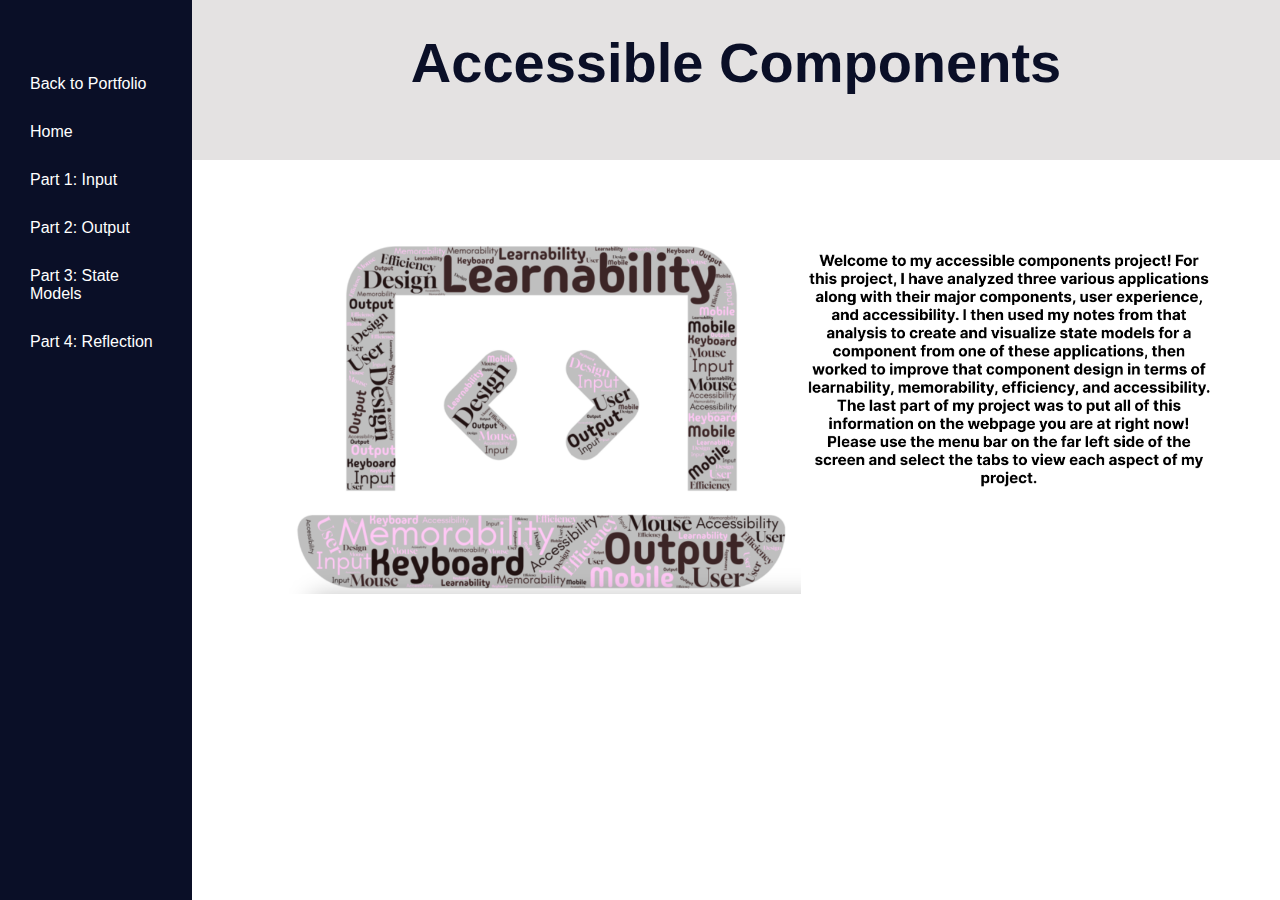
<file: project-3/index.html>
<!-- TO RUN IN BROWSER:
    1. Install vscode extension Name: open in `browser open-in-browser` by TechER
    2. Right click html file and either run in default browser or another browser
  -->


<!DOCTYPE html>
<html lang="en">
  <head>
    <meta name="viewport" content="width=device-width, initial-scale=1.0" />
    <title>HTML/CSS Studio</title>
    <!-- import CSS styles -->
    <link rel="stylesheet" href="styles.css" /> 
    <style>
        /*Style for homepage image*/
        .homepage {
          margin-left: 15%;
          width: 50%;
          box-sizing: content-box;
          display: flex;
          justify-content: center;
          align-items: center;
          height: auto;
          background-color: #ffffff;
          position: fixed;
          top: 140px;
          margin: 100px 225px;
        }
   
        .home-image {
          max-width: 80%;
          max-height: auto;
        }

        .home-text{
          max-width: 65%;
          height:auto;
          margin-left: 40%;
          margin-top: 12%;
          margin-right: 6%;
          position: relative;
        }
    </style>
  </head>

  <!-- page content goes into <body> -->
  <body>
    <header>
      <h1>Accessible Components</h1>
  </header>
  
  <nav class="menu">
    <a href="../index.html">Back to Portfolio</a>
    <a href="index.html">Home</a>
    <a href="input.html">Part 1: Input</a>
    <a href="output.html">Part 2: Output</a>
    <a href="state-models.html">Part 3: State Models</a>
    <a href="reflection.html">Part 4: Reflection</a>
  </nav>

  <div class="homepage">
    <img src="./assets/homepage-icon.png" alt="Home Image" class="home-image">
  </div>

  <div class="home-text">
    <img src="./assets/home-text.png" alt="Home Text" class="home-text">
  </div>

  </body>

</html>
</file>
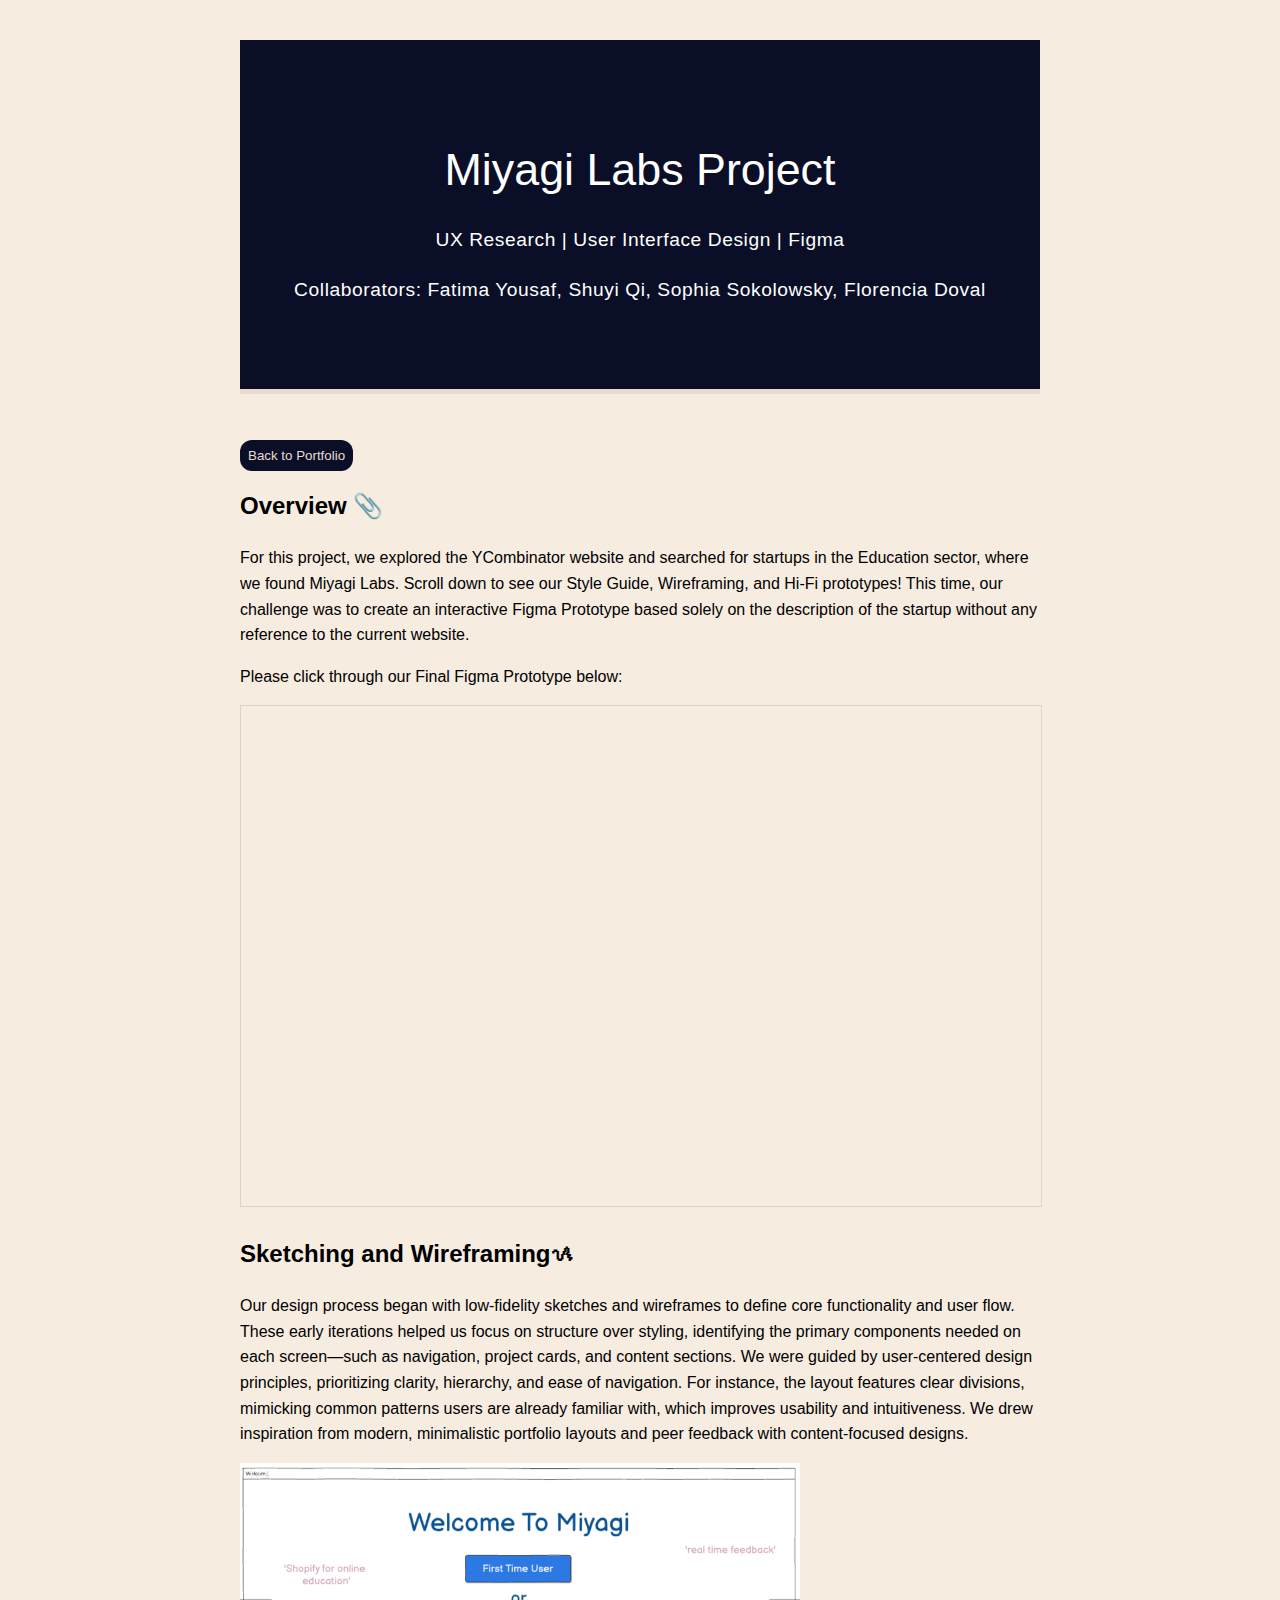
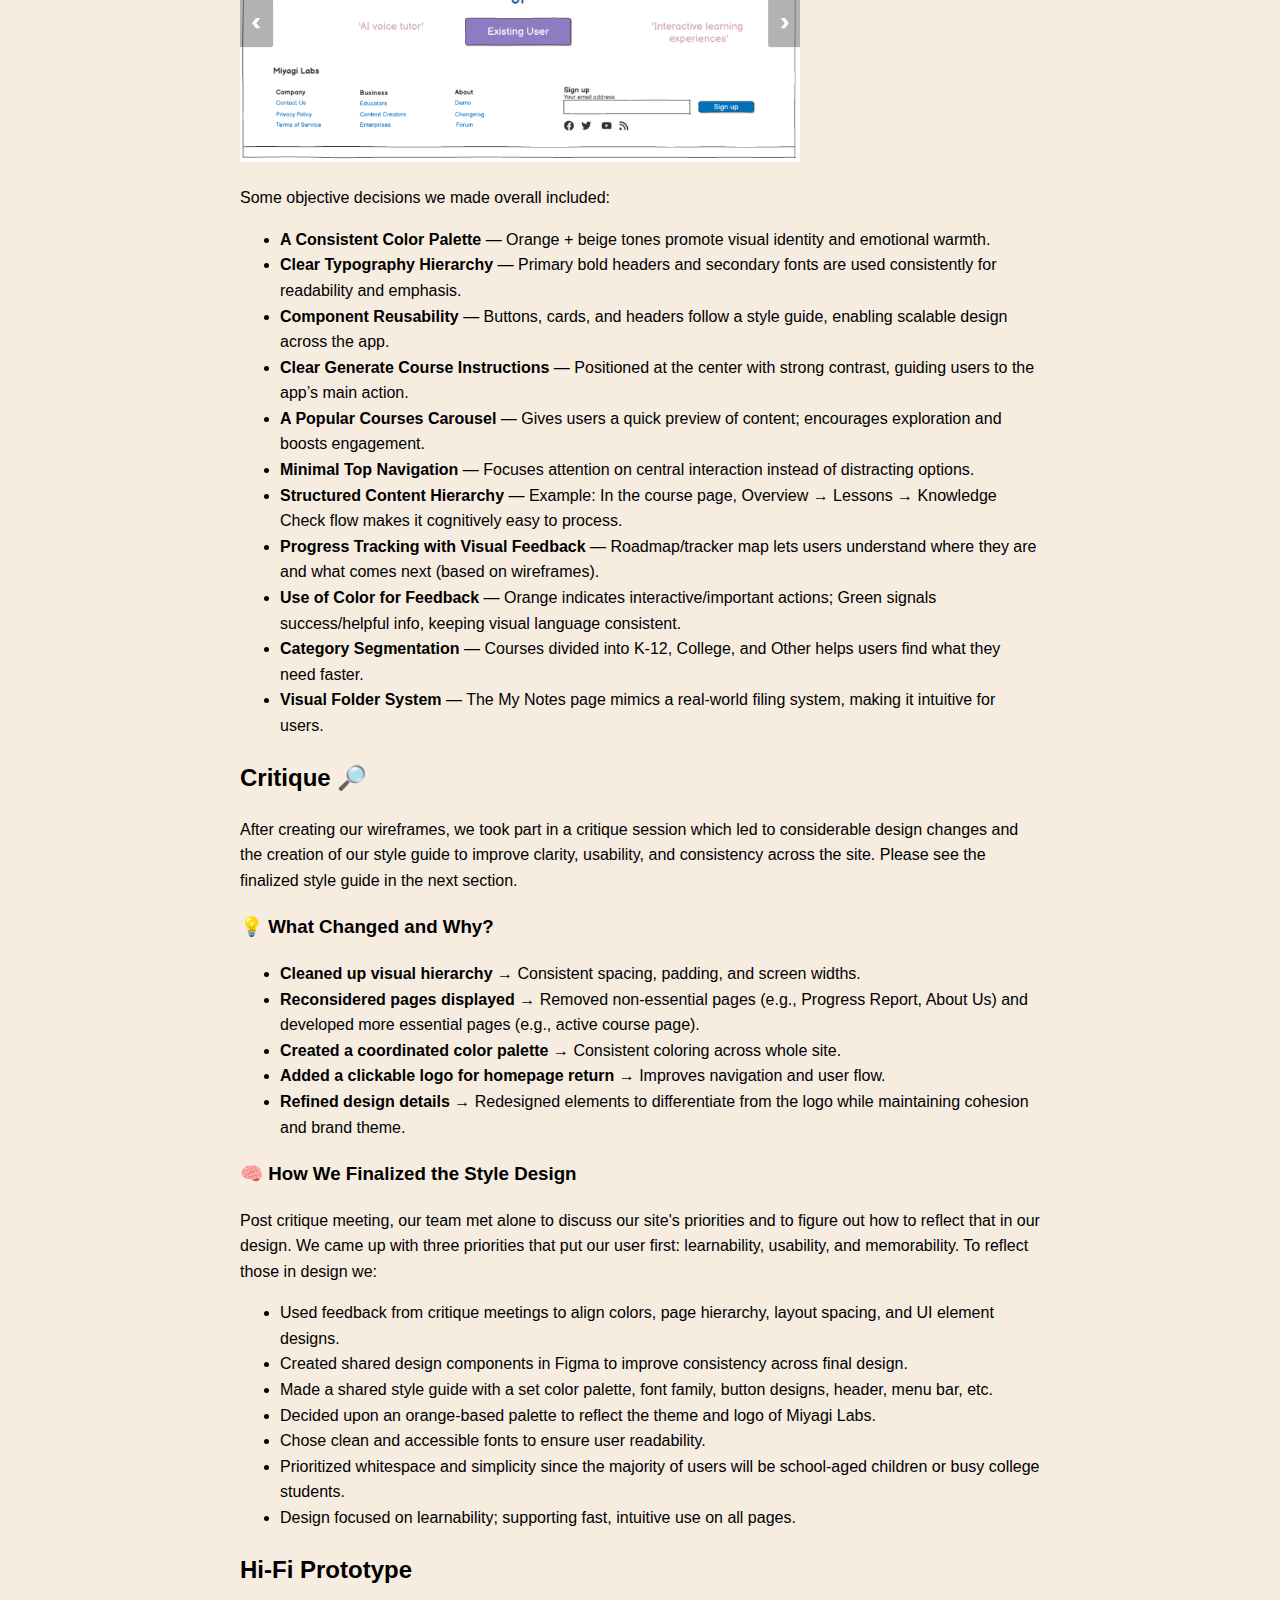
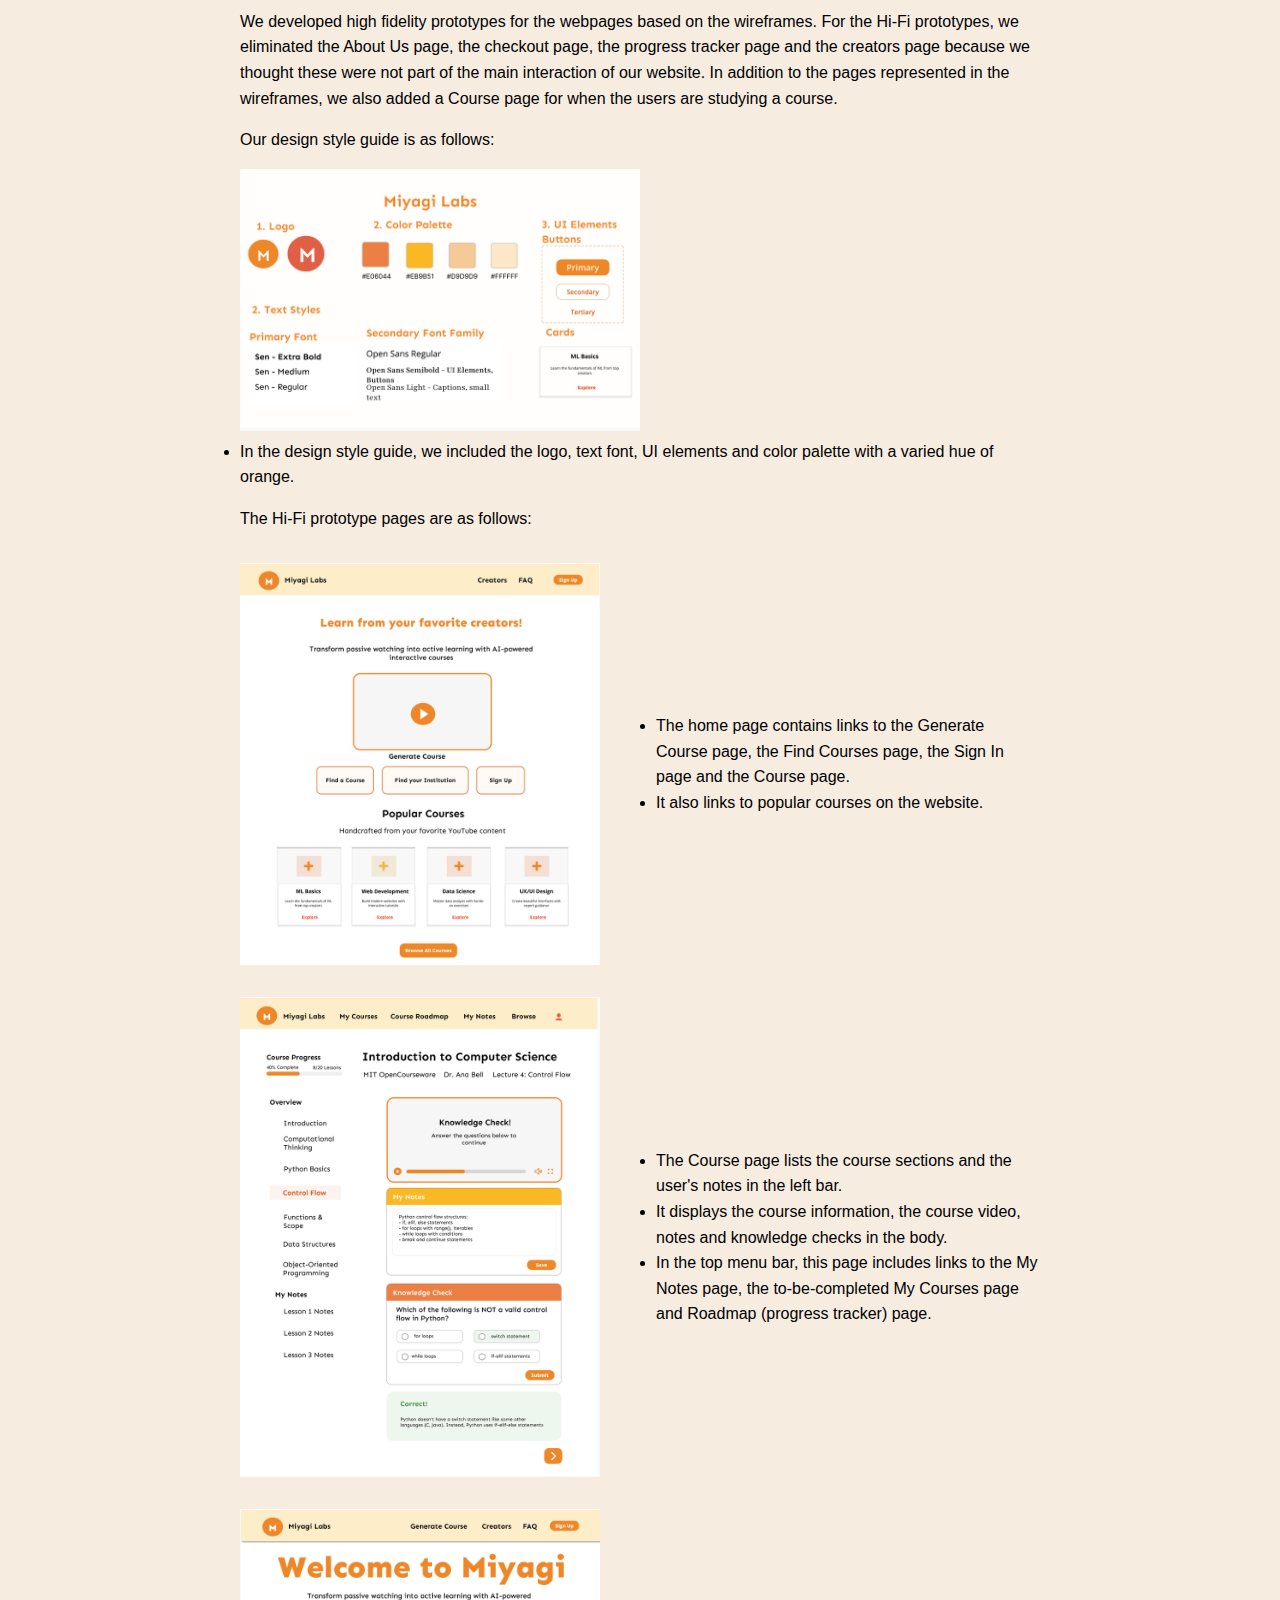
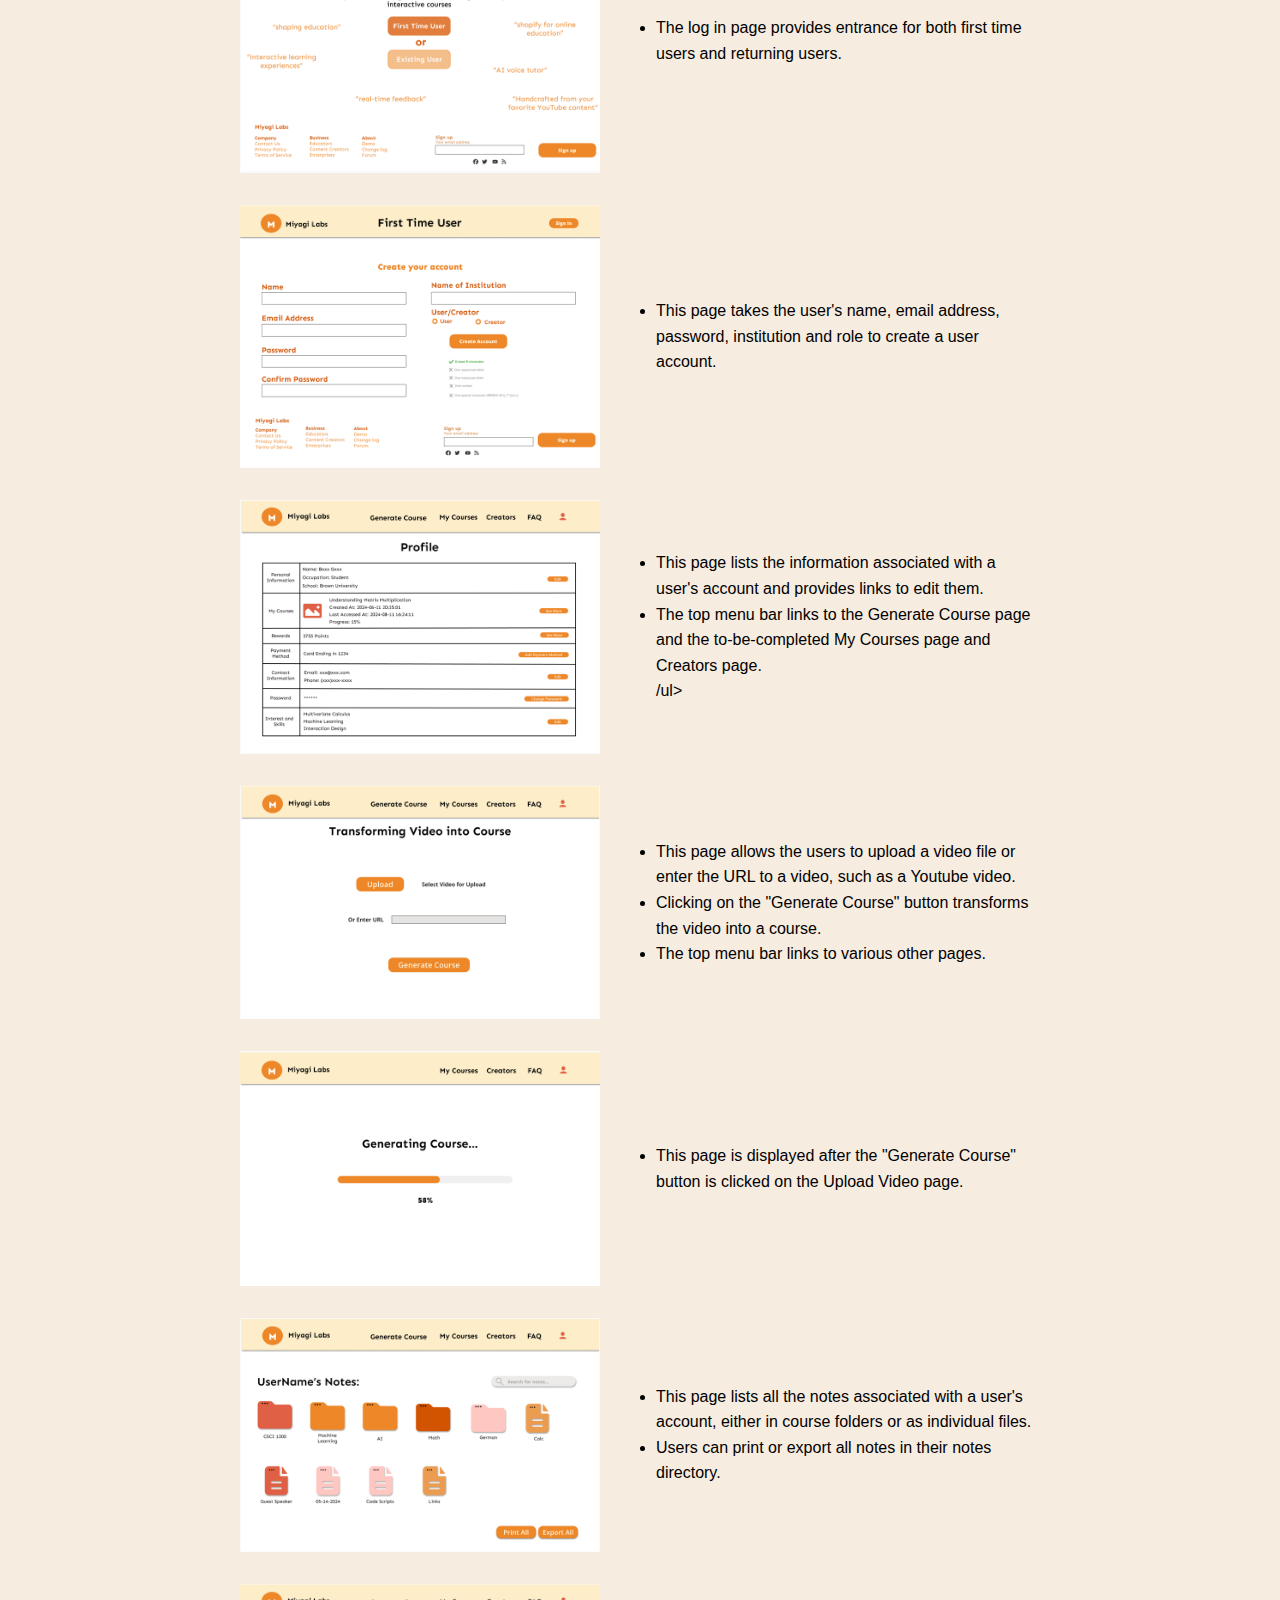
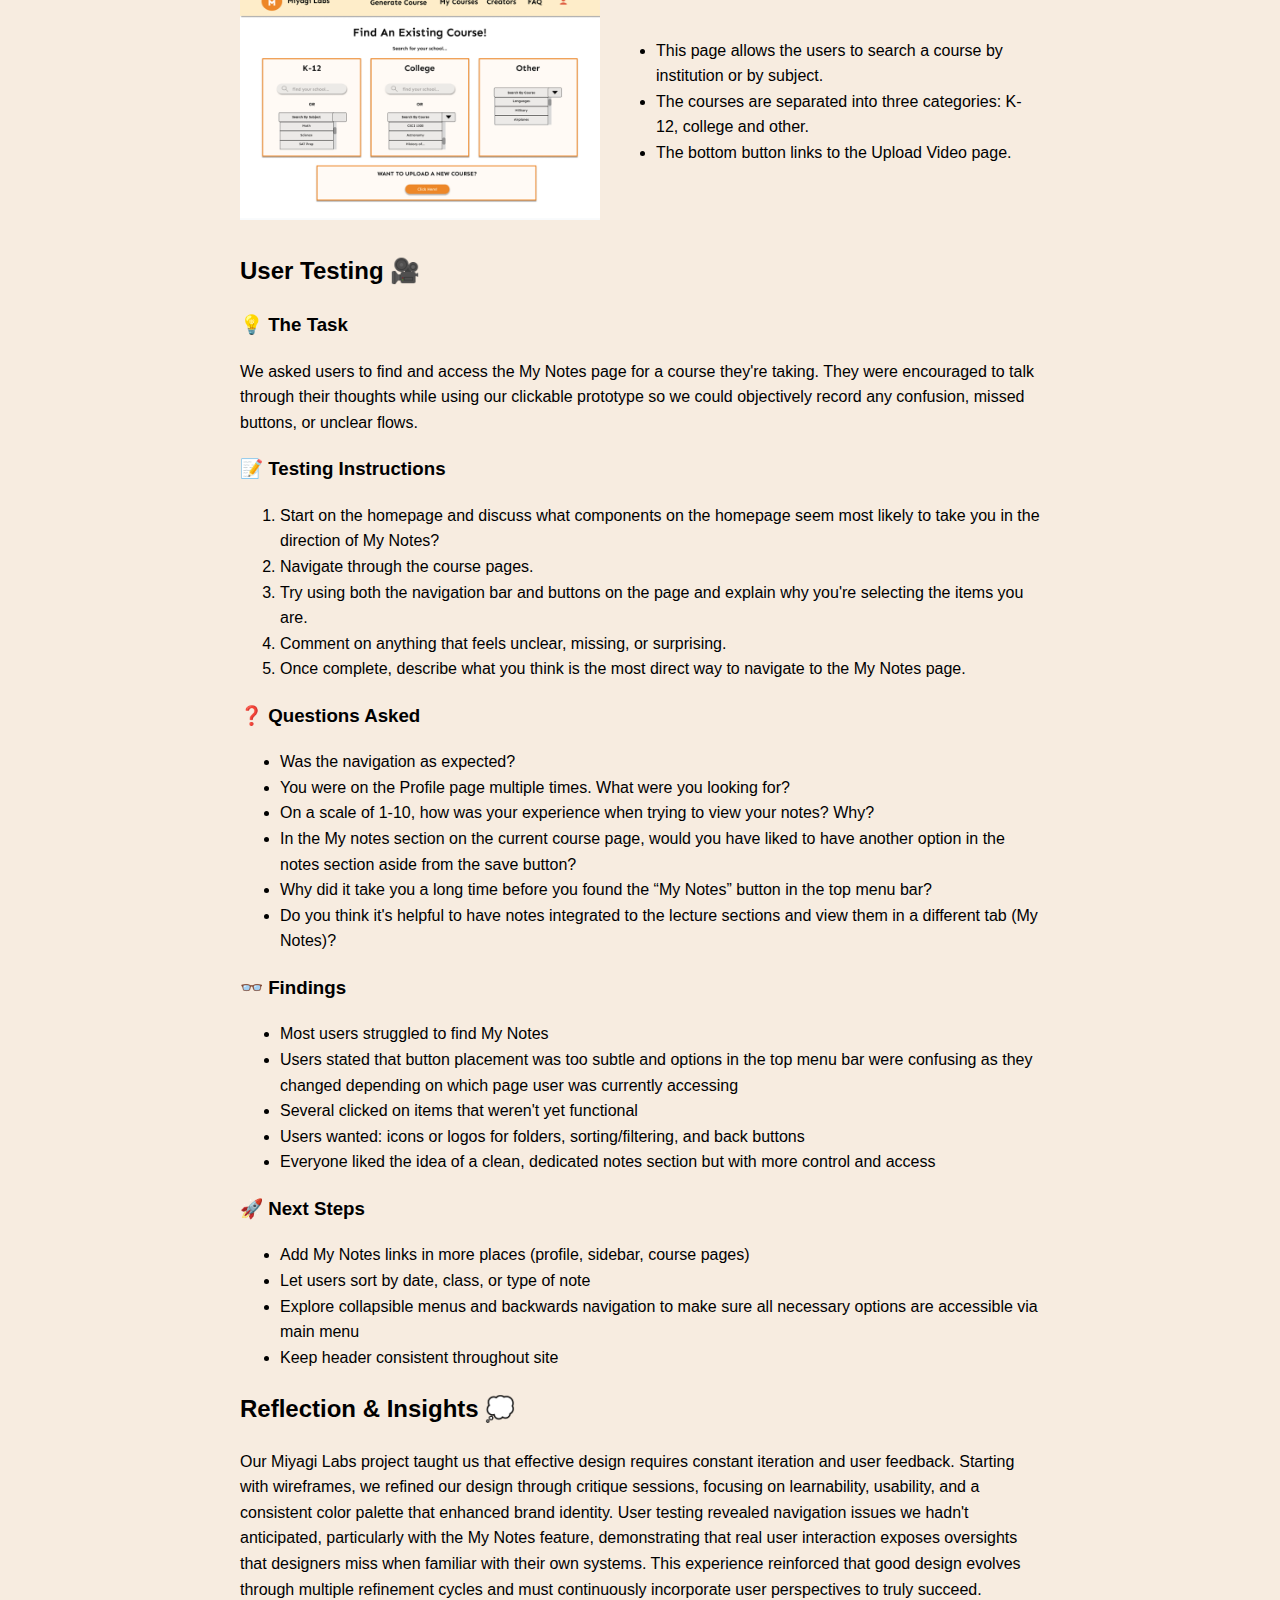
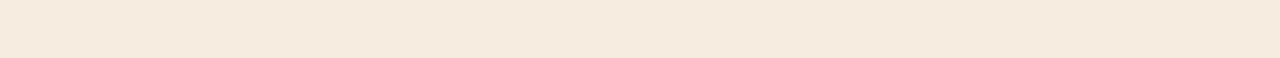
<file: project-4/index.html>
<!DOCTYPE html>
<html lang="en">
<head>
  <meta charset="UTF-8">
  <meta name="viewport" content="width=device-width, initial-scale=1.0">
  <title>Miyagi Labs Project</title>
  <link rel="stylesheet" href="project-4.css">
</head>
<body>
    <div class="container">
        
    <header class="header">
        <h1>Miyagi Labs Project</h1>
        <p><strong>UX Research | User Interface Design | Figma</strong></p>
        <p><strong>Collaborators:</strong> Fatima Yousaf, Shuyi Qi, Sophia Sokolowsky, Florencia Doval</p>
    </header>

    <div class = button><a href="../index.html" class="back">Back to Portfolio</a></div>

    <section>
        <h2>Overview 📎</h2>
        <p>For this project, we explored the YCombinator website and searched for startups in the Education sector, where we found Miyagi 
        Labs. Scroll down to see our Style Guide, Wireframing, and Hi-Fi prototypes! This time, our challenge was to create an 
        interactive Figma Prototype based solely on the description of the startup without any reference to the current website.</p>

        <p>Please click through our Final Figma Prototype below:</p>
        <iframe style="border: 1px solid rgba(0, 0, 0, 0.1);" width="100%" height="500" src="https://embed.figma.com/proto/SYQeb09cQUl9h4kRmRFoNh/Miyagi-Labs---HiFi?page-id=0%3A1&node-id=10-3&starting-point-node-id=10%3A3&embed-host=share" allowfullscreen></iframe>
    </section>

    <section>
        <h2>Sketching and Wireframingᝰ</h2>
        <p>Our design process began with low-fidelity sketches and wireframes to define core functionality and user flow. These early 
        iterations helped us focus on structure over styling, identifying the primary components needed on each screen—such as 
        navigation, project cards, and content sections. We were guided by user-centered design principles, prioritizing clarity, 
        hierarchy, and ease of navigation. For instance, the layout features clear divisions, mimicking common patterns users are 
        already familiar with, which improves usability and intuitiveness. We drew inspiration from modern, minimalistic portfolio 
        layouts and peer feedback with content-focused designs.</p>
        <img src="./assets/img-1.png">

        <p>Some objective decisions we made overall included:</p>

        <ul>
            <li><strong>A Consistent Color Palette</strong> — Orange + beige tones promote visual identity and emotional warmth.</li>
            <li><strong>Clear Typography Hierarchy</strong> — Primary bold headers and secondary fonts are used consistently for readability and emphasis.</li>
            <li><strong>Component Reusability</strong> — Buttons, cards, and headers follow a style guide, enabling scalable design across the app.</li>
            <li><strong>Clear Generate Course Instructions</strong> — Positioned at the center with strong contrast, guiding users to the app’s main action.</li>
            <li><strong>A Popular Courses Carousel</strong> — Gives users a quick preview of content; encourages exploration and boosts engagement.</li>
            <li><strong>Minimal Top Navigation</strong> — Focuses attention on central interaction instead of distracting options.</li>
            <li><strong>Structured Content Hierarchy</strong> — Example: In the course page, Overview → Lessons → Knowledge Check flow makes it cognitively easy to process.</li>
            <li><strong>Progress Tracking with Visual Feedback</strong> — Roadmap/tracker map lets users understand where they are and what comes next (based on wireframes).</li>
            <li><strong>Use of Color for Feedback</strong> — Orange indicates interactive/important actions; Green signals success/helpful info, keeping visual language consistent.</li>
            <li><strong>Category Segmentation</strong> — Courses divided into K-12, College, and Other helps users find what they need faster.</li>
            <li><strong>Visual Folder System</strong> — The My Notes page mimics a real-world filing system, making it intuitive for users.</li>
        </ul>
    </section>

    <section>
        <h2>Critique 🔎</h2>

        <p>After creating our wireframes, we took part in a critique session which led to considerable design changes and the creation of our style guide to improve clarity, usability, and consistency across the site. Please see the finalized style guide in the next section.</p>

        <h3>💡 What Changed and Why?</h3>
        <ul>
            <li><strong>Cleaned up visual hierarchy</strong> → Consistent spacing, padding, and screen widths.</li>
            <li><strong>Reconsidered pages displayed</strong> → Removed non-essential pages (e.g., Progress Report, About Us) and developed more essential pages (e.g., active course page).</li>
            <li><strong>Created a coordinated color palette</strong> → Consistent coloring across whole site.</li>
            <li><strong>Added a clickable logo for homepage return</strong> → Improves navigation and user flow.</li>
            <li><strong>Refined design details</strong> → Redesigned elements to differentiate from the logo while maintaining cohesion and brand theme.</li>
        </ul>

        <h3>🧠 How We Finalized the Style Design</h3>
        <p>Post critique meeting, our team met alone to discuss our site's priorities and to figure out how to reflect that in our design. We came up with three priorities that put our user first: learnability, usability, and memorability. To reflect those in design we:</p>
        <ul>
            <li>Used feedback from critique meetings to align colors, page hierarchy, layout spacing, and UI element designs.</li>
            <li>Created shared design components in Figma to improve consistency across final design.</li>
            <li>Made a shared style guide with a set color palette, font family, button designs, header, menu bar, etc.</li>
            <li>Decided upon an orange-based palette to reflect the theme and logo of Miyagi Labs.</li>
            <li>Chose clean and accessible fonts to ensure user readability.</li>
            <li>Prioritized whitespace and simplicity since the majority of users will be school-aged children or busy college students.</li>
            <li>Design focused on learnability; supporting fast, intuitive use on all pages.</li>
        </ul>
    </section>

    <section>
        <h2>Hi-Fi Prototype</h2>
        <p>We developed high fidelity prototypes for the webpages based on the wireframes. For the Hi-Fi prototypes, we eliminated 
            the About Us page, the checkout page, the progress tracker page and the creators page because we thought these were not 
            part of the main interaction of our website. In addition to the pages represented in the wireframes, we also added a 
            Course page for when the users are studying a course.</p>

        <p>Our design style guide is as follows:</p>
        <img src="./assets/design-pallete.png" class="project-img">
      
        <li>In the design style guide, we included the logo, text font, UI elements and color palette with a varied hue of orange.</li>
      
        <p>The Hi-Fi prototype pages are as follows:</p>
        <div class="box">
            <img src="assets/1.png" alt="Home Page" class="project-img">
            <ul>
                <li>The home page contains links to the Generate Course page, the Find Courses page, the Sign In page and the Course page.</li>
                <li>It also links to popular courses on the website.</li>
            </ul>
        </div>

        <div class="box">
            <img src="assets/2.png" alt="Course Page" class="project-img">
            <ul>
                <li>The Course page lists the course sections and the user's notes in the left bar.</li>
                <li>It displays the course information, the course video, notes and knowledge checks in the body.</li>
                <li>In the top menu bar, this page includes links to the My Notes page, the to-be-completed My Courses page and Roadmap (progress tracker) page.</li>
            </ul>
        </div>

        <div class="box">
            <img src="assets/login.png" alt="Course Page" class="project-img">
            <ul>
                <li>The log in page provides entrance for both first time users and returning users.</li>
            </ul>
        </div>

        <div class="box">
            <img src="assets/first-time-user.png" alt="Course Page" class="project-img">
            <ul>
                <li>This page takes the user's name, email address, password, institution and role to create a user account.</li>
            </ul>
        </div>

        <div class="box">
            <img src="assets/profile.png" alt="Course Page" class="project-img">
            <ul>
                <li>This page lists the information associated with a user's account and provides links to edit them.</li>
                <li>The top menu bar links to the Generate Course page and the to-be-completed My Courses page and Creators page.</li>
            /ul>
        </div>

        <div class="box">
            <img src="assets/3.png" alt="Course Page" class="project-img">
            <ul>
                <li>This page allows the users to upload a video file or enter the URL to a video, such as a Youtube video.</li>
                <li>Clicking on the "Generate Course" button transforms the video into a course.</li>
                <li>The top menu bar links to various other pages.</li>
            </ul>
        </div>

        <div class="box">
            <img src="assets/4.png" alt="Course Page" class="project-img">
            <ul>
                <li>This page is displayed after the "Generate Course" button is clicked on the Upload Video page.</li>
            </ul>
        </div>

        <div class="box">
            <img src="assets/notes.png" alt="Course Page" class="project-img">
            <ul>
                <li>This page lists all the notes associated with a user's account, either in course folders or as individual files.</li>
                <li>Users can print or export all notes in their notes directory.</li>
            </ul>
        </div>

        <div class="box">
            <img src="assets/5.png" alt="Course Page" class="project-img">
            <ul>
                <li>This page allows the users to search a course by institution or by subject.</li>
                <li>The courses are separated into three categories: K-12, college and other.</li>
                <li>The bottom button links to the Upload Video page.</li>
            </ul>
        </div>
    </section>

    <section>
        <h2>User Testing 🎥</h2>
        <h3><strong>💡 The Task </strong></h3>
        <p>We asked users to find and access the My Notes page for a course they're taking. They were encouraged to talk through 
            their thoughts while using our clickable prototype so we could objectively record any confusion, missed buttons, or 
            unclear flows.</p>
        <h3><strong>📝 Testing Instructions</strong></h3>
        <ol>
            <li>Start on the homepage and discuss what components on the homepage seem most likely to take you in the direction of My Notes?</li>
            <li>Navigate through the course pages.</li>
            <li>Try using both the navigation bar and buttons on the page and explain why you're selecting the items you are.</li>
            <li>Comment on anything that feels unclear, missing, or surprising.</li>
            <li>Once complete, describe what you think is the most direct way to navigate to the My Notes page.</li>
        </ol>
        <h3><strong>❓ Questions Asked</strong></h3>
        <ul>
            <li>Was the navigation as expected?</li>
            <li>You were on the Profile page multiple times. What were you looking for?</li>
            <li>On a scale of 1-10, how was your experience when trying to view your notes? Why?</li>
            <li>In the My notes section on the current course page, would you have liked to have another option in the notes section aside from the save button?</li>
            <li>Why did it take you a long time before you found the “My Notes” button in the top menu bar?</li>
            <li>Do you think it's helpful to have notes integrated to the lecture sections and view them in a different tab (My Notes)?</li>
         </ul>
         <h3><strong>👓 Findings</strong></h3>
         <ul>
            <li>Most users struggled to find My Notes</li>
            <li>Users stated that button placement was too subtle and options in the top menu bar were confusing as they changed depending on which page user was currently accessing</li>
            <li>Several clicked on items that weren't yet functional</li>
            <li>Users wanted: icons or logos for folders, sorting/filtering, and back buttons</li>
            <li>Everyone liked the idea of a clean, dedicated notes section but with more control and access</li>
         </ul>
         <h3><strong>🚀 Next Steps</strong></h3>
         <ul>
            <li>Add My Notes links in more places (profile, sidebar, course pages)</li>
            <li>Let users sort by date, class, or type of note</li>
            <li>Explore collapsible menus and backwards navigation to make sure all necessary options are accessible via main menu</li>
            <li>Keep header consistent throughout site</li>
         </ul>
    </section>

    <section>
        <h2>Reflection & Insights 💭</h2>
        <p>Our Miyagi Labs project taught us that effective design requires constant iteration and user feedback. Starting with 
            wireframes, we refined our design through critique sessions, focusing on learnability, usability, and a consistent 
            color palette that enhanced brand identity. User testing revealed navigation issues we hadn't anticipated, 
            particularly with the My Notes feature, demonstrating that real user interaction exposes oversights that 
            designers miss when familiar with their own systems. This experience reinforced that good design evolves 
            through multiple refinement cycles and must continuously incorporate user perspectives to truly succeed.</p>
    </section>

    </div>
    </body>
</html>
</file>
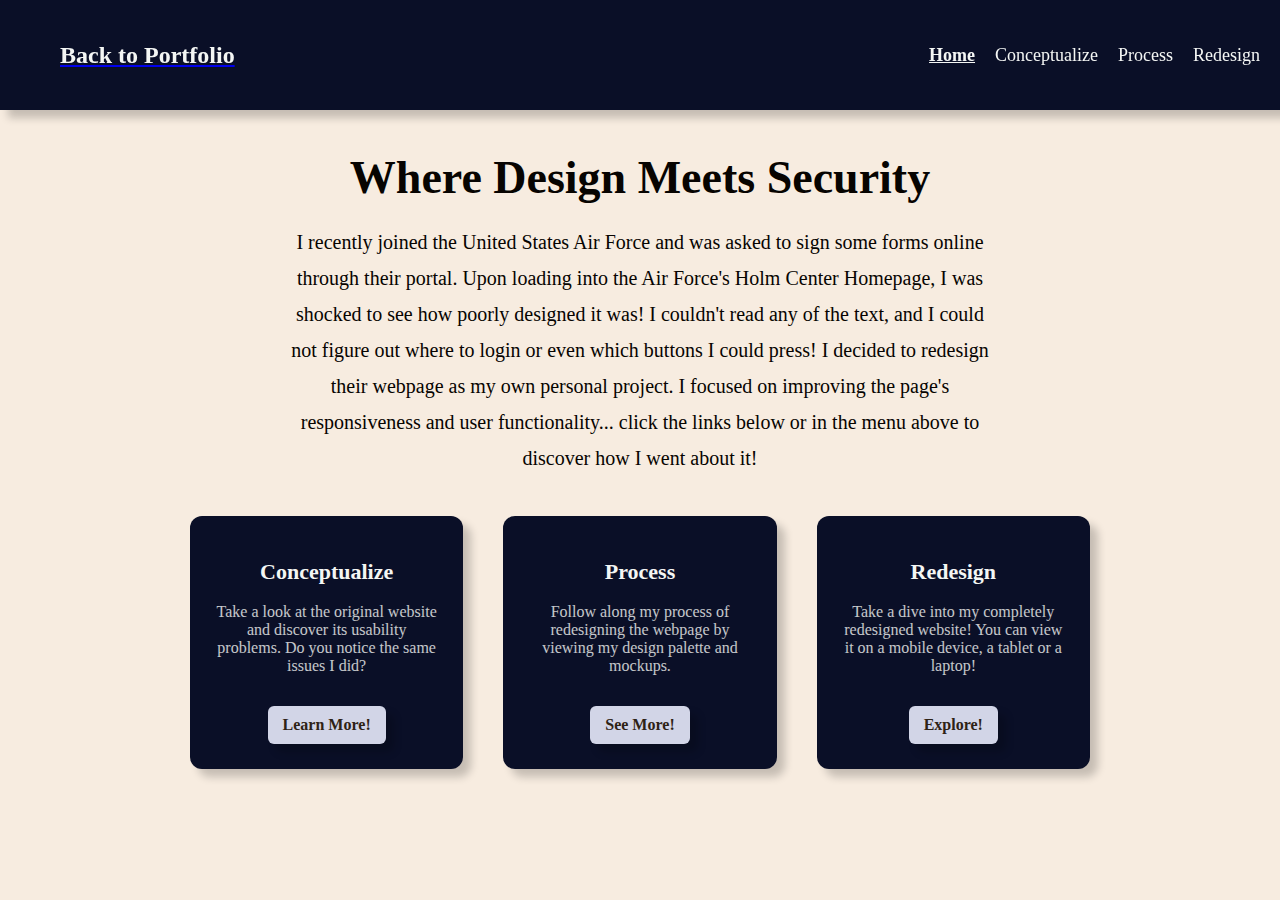
<file: responsive-redesign-project-1/index.html>
<!-- TO RUN IN BROWSER:
    1. Install vscode extension Name: open in `browser open-in-browser` by TechER
    2. Right click html file and either run in default browser or another browser
  -->


<!DOCTYPE html>
<html lang="en">
  <head>
    <meta name="viewport" content="width=device-width, initial-scale=1.0" />
    <title>Responsive Redesign Homepage</title>
    <!-- import CSS styles -->
    <link rel="stylesheet" href="styles.css" /> 
  </head>

  <!-- page content goes into <body> -->
  <body>
    <header>
      <a href="../index.html"><div class="logo">Back to Portfolio</div></a>
      <nav>
        <ul>
          <li><a href="index.html" class="active">Home</a></li>
          <li><a href="conceptualize.html">Conceptualize</a></li>
          <li><a href="process.html">Process</a></li>
          <li><a href="redesign.html">Redesign</a></li>
        </ul>
      </nav>
    </header>

    <main class="intro">
      <h1>Where Design Meets Security</h1>
      <p>I recently joined the United States Air Force and was asked to sign some forms online through their portal. Upon loading into
        the Air Force's Holm Center Homepage, I was shocked to see how poorly designed it was! I couldn't read any of the text, and I could not
        figure out where to login or even which buttons I could press! I decided to redesign their webpage as my own personal project.
        I focused on improving the page's responsiveness and user functionality... click the links below or in the menu above to discover
        how I went about it!
      </p>
    </main>


    <section class="previews">
      <div class="preview">
          <h2>Conceptualize</h2>
          <p>Take a look at the original website and discover its usability problems. Do you notice the same issues I did?</p>
          <a href="conceptualize.html" class="button">Learn More!</a>
      </div>
      <div class="preview">
          <h2>Process</h2>
          <p>Follow along my process of redesigning the webpage by viewing my design palette and mockups.</p>
          <a href="process.html" class="button">See More!</a>
      </div>
      <div class="preview">
          <h2>Redesign</h2>
          <p>Take a dive into my completely redesigned website! You can view it on a mobile device, a tablet or a laptop!</p>
          <a href="redesign.html" class="button">Explore!</a>
      </div>
    </section>
  
  </body>

</html>
</file>
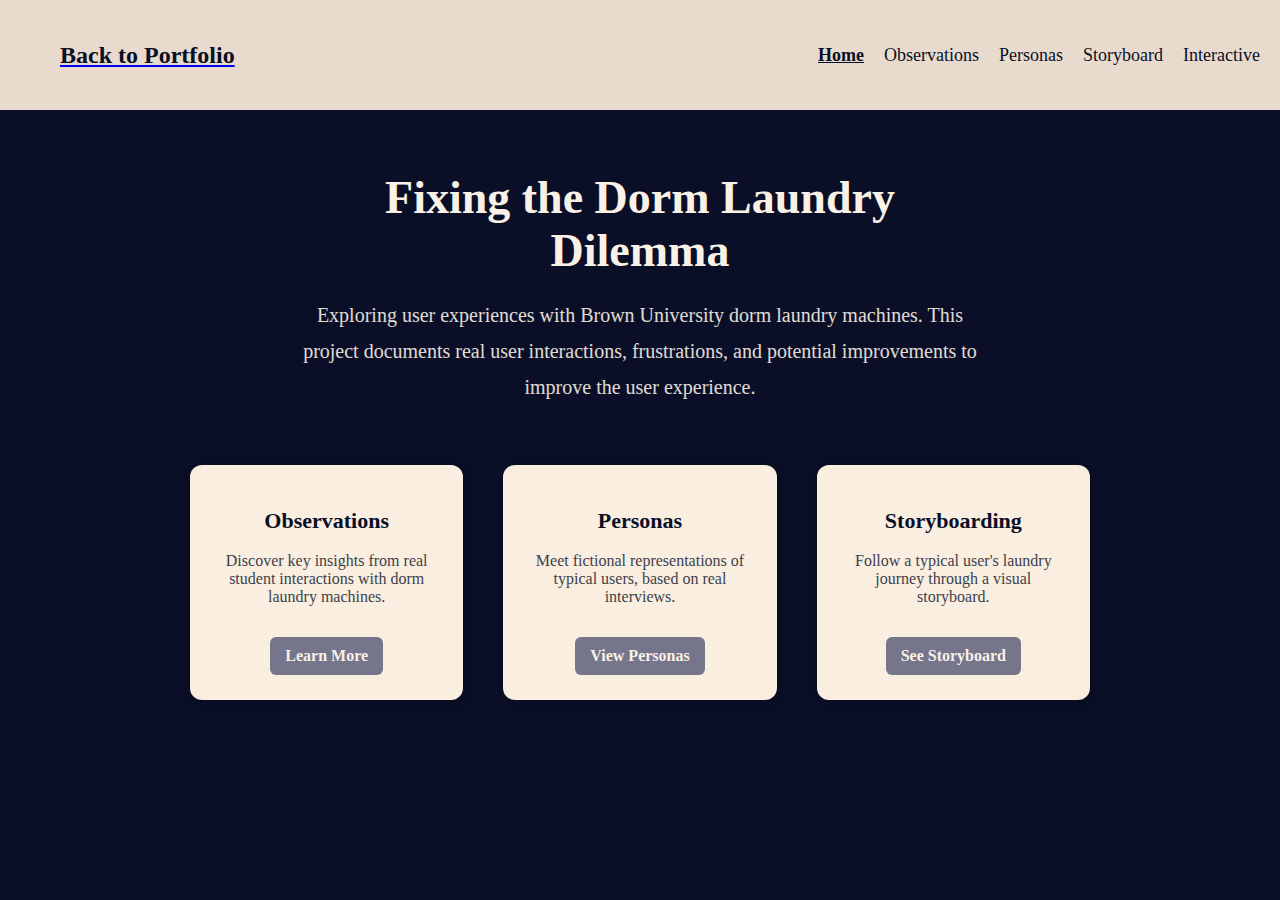
<file: story-board-project-2/index.html>
<!-- TO RUN IN BROWSER:
    1. Install vscode extension Name: open in `browser open-in-browser` by TechER
    2. Right click html file and either run in default browser or another browser
  -->


<!DOCTYPE html>
<html lang="en">
  <head>
    <meta name="viewport" content="width=device-width, initial-scale=1.0" />
    <title>Brown University Dorm Washing Machineso</title>
    <!-- import CSS styles -->
    <link rel="stylesheet" href="styles.css" /> 
  </head>

  <!-- page content goes into <body> -->
  <body>
    <header>
      <a href="../index.html"><div class="logo">Back to Portfolio</div></a>
      <nav>
        <ul>
          <li><a href="index.html" class="active">Home</a></li>
          <li><a href="observations.html">Observations</a></li>
          <li><a href="personas.html">Personas </a></li>
          <li><a href="storyboard.html">Storyboard</a></li>
          <li><a href="interactive.html">Interactive</a></li>
        </ul>
      </nav>
    </header>

    <main class="intro">
      <h1>Fixing the Dorm Laundry Dilemma</h1>
      <p>Exploring user experiences with Brown University dorm laundry machines. This project documents real user interactions, frustrations, and potential improvements to improve the user experience.</p>
    </main>


    <section class="previews">
      <div class="preview">
          <h2>Observations</h2>
          <p>Discover key insights from real student interactions with dorm laundry machines.</p>
          <a href="observations.html" class="button">Learn More</a>
      </div>
      <div class="preview">
          <h2>Personas</h2>
          <p>Meet fictional representations of typical users, based on real interviews.</p>
          <a href="personas.html" class="button">View Personas</a>
      </div>
      <div class="preview">
          <h2>Storyboarding</h2>
          <p>Follow a typical user&apos;s laundry journey through a visual storyboard.</p>
          <a href="storyboard.html" class="button">See Storyboard</a>
      </div>
    </section>
  
  </body>

</html>
</file>
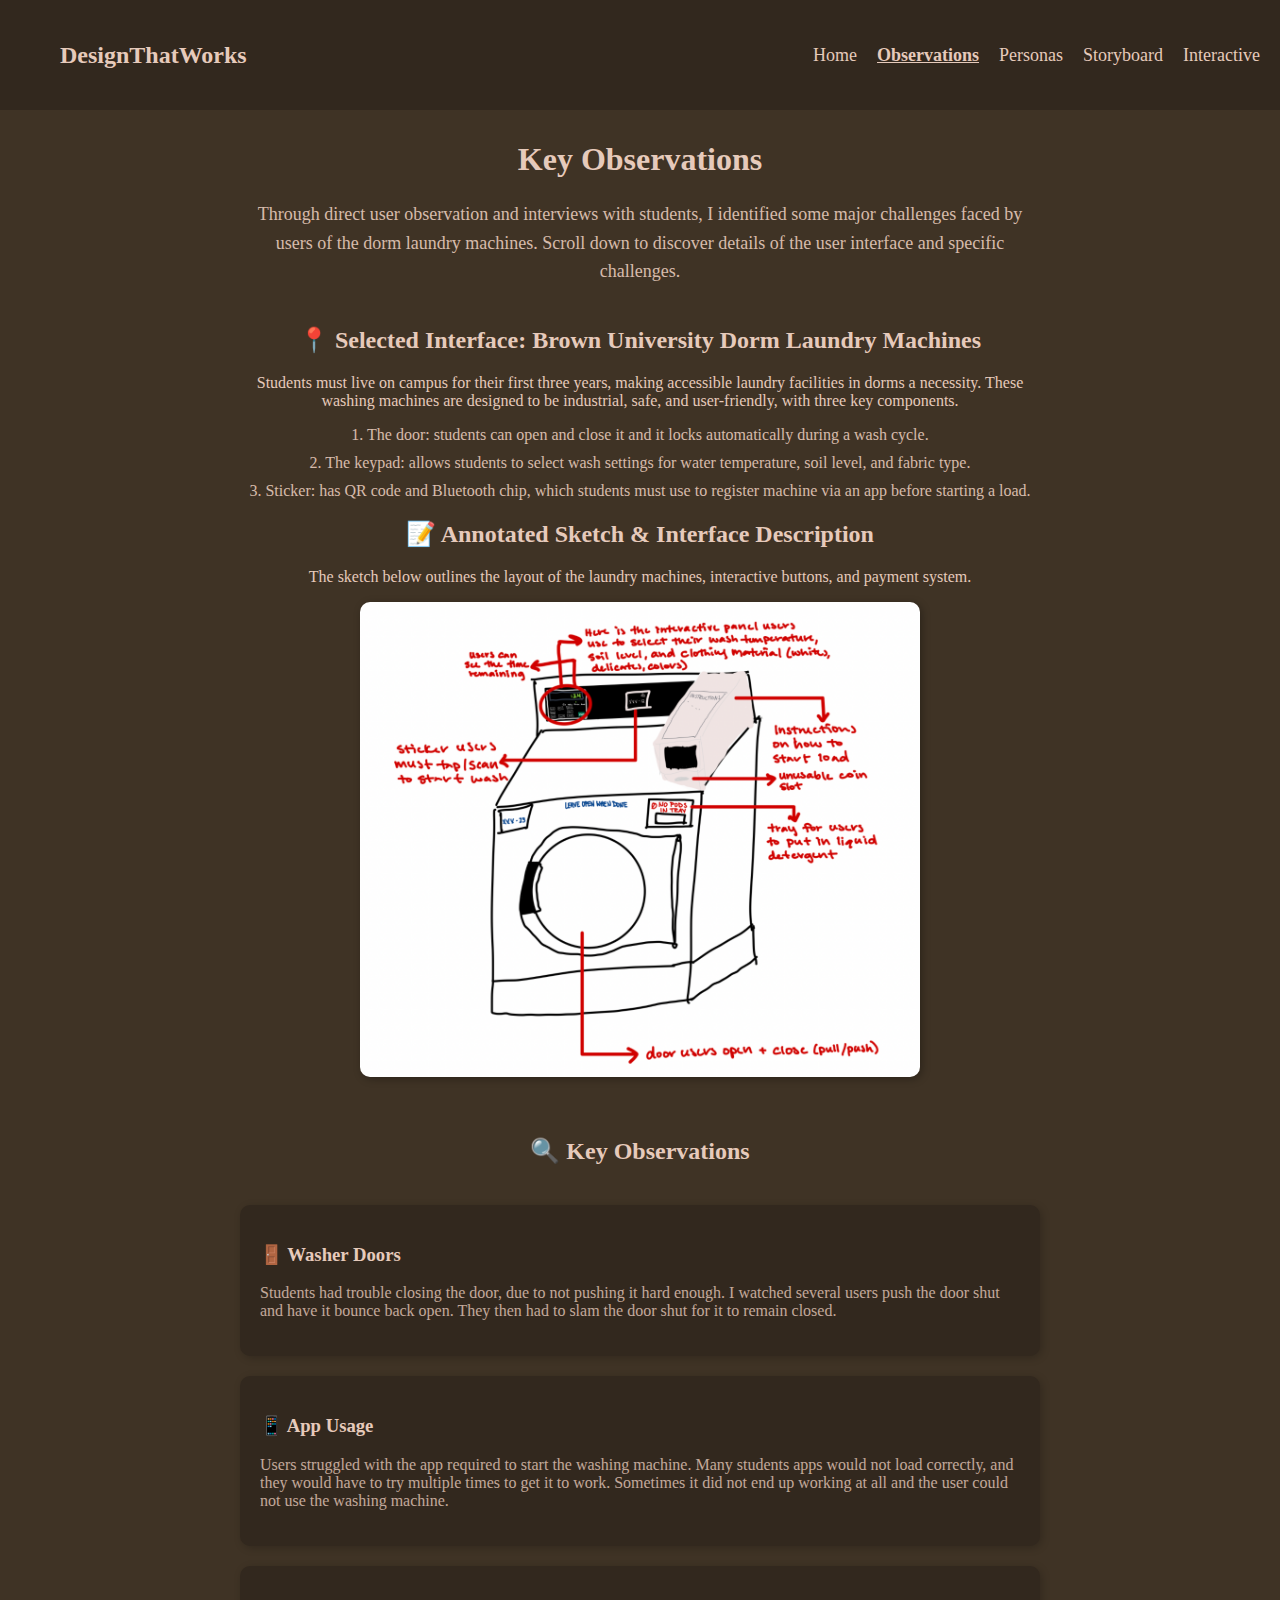
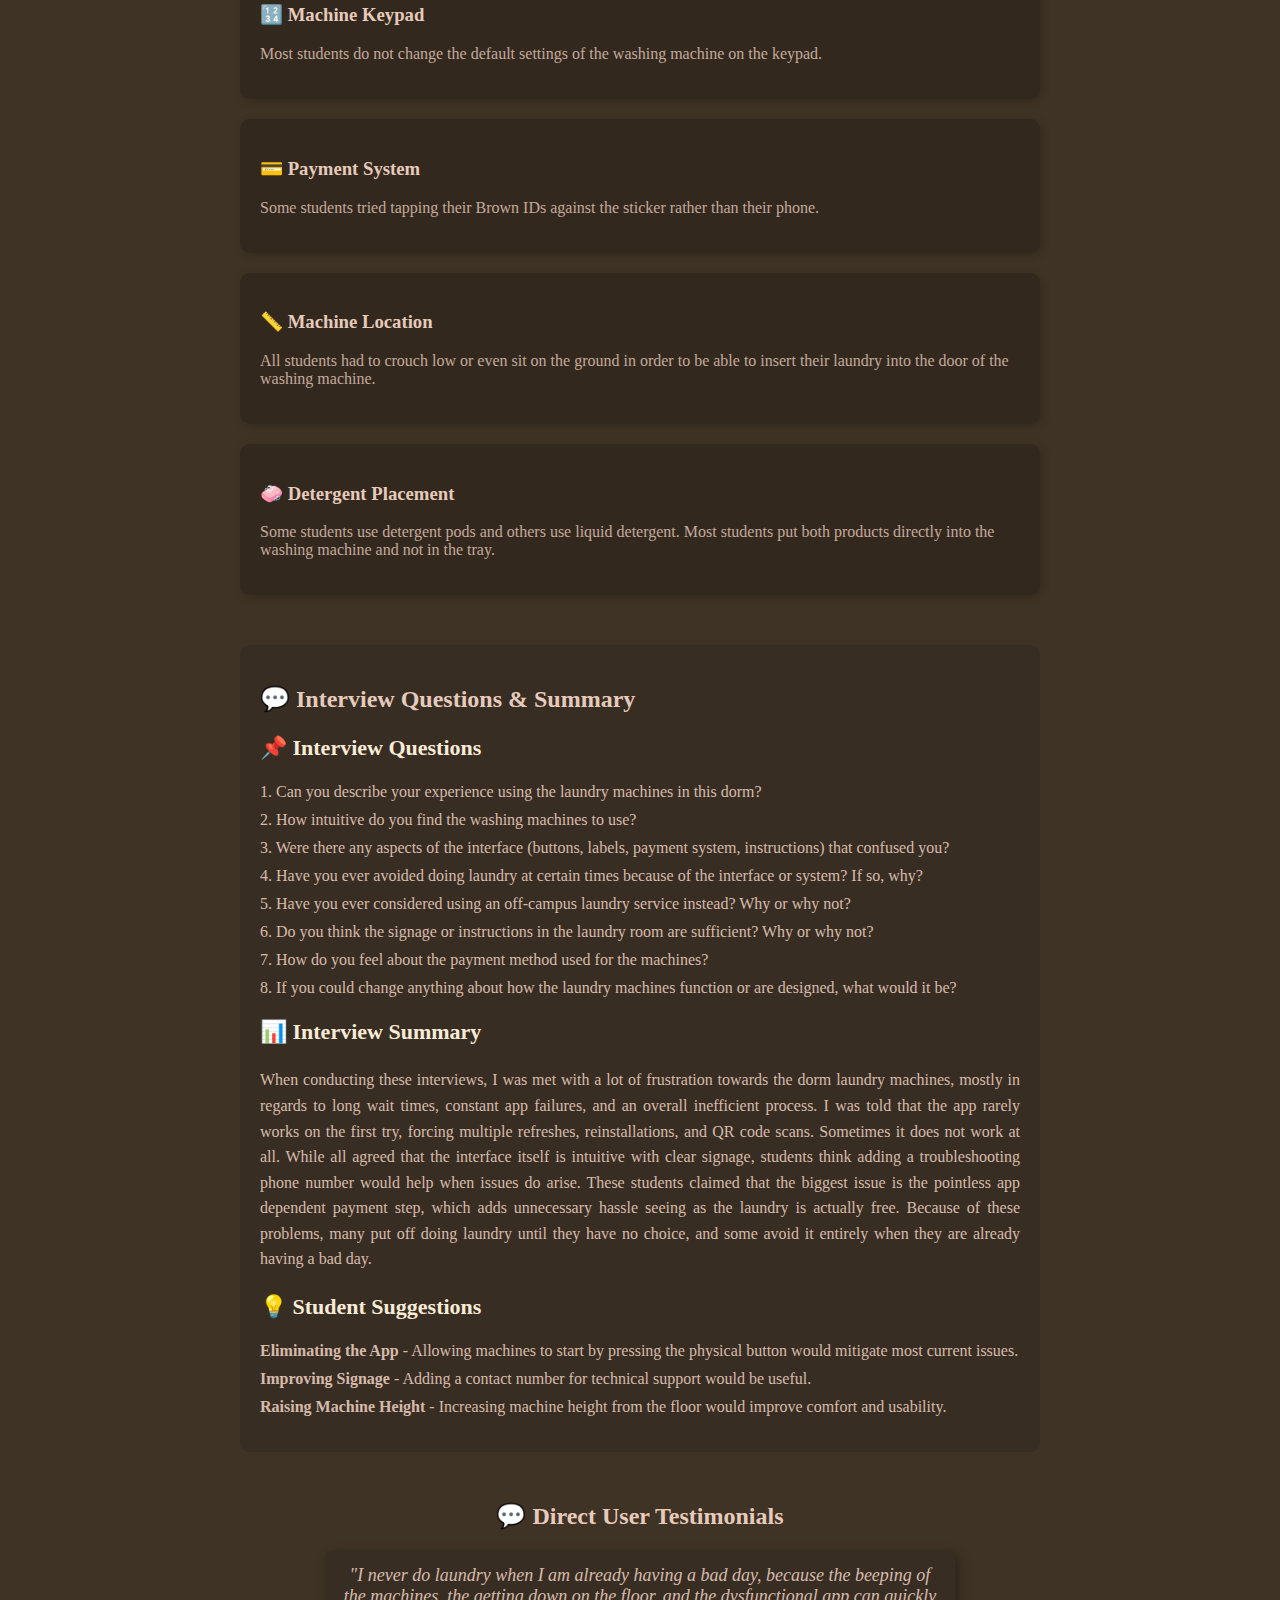
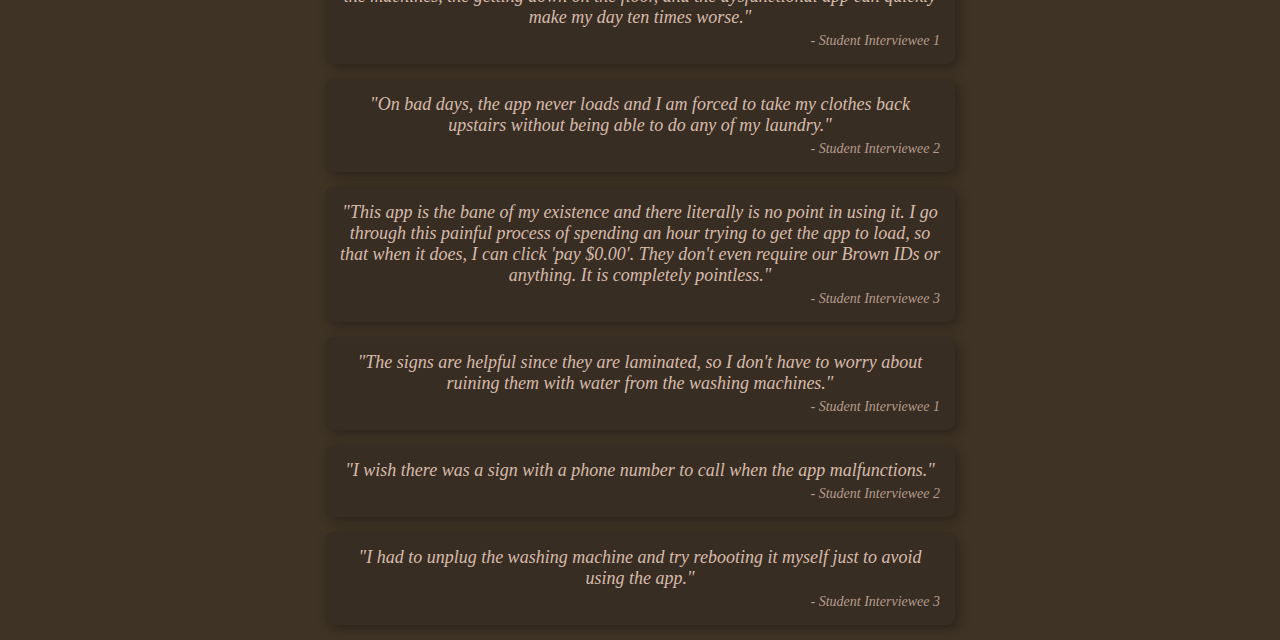
<file: observations.html>
<!DOCTYPE html>
<html lang="en">
<head>
    <meta charset="UTF-8">
    <meta name="viewport" content="width=device-width, initial-scale=1.0">
    <title>Observations</title>
    <link rel="stylesheet" href="styles.css">
</head>
<body>
    <header>
        <div class="logo">DesignThatWorks</div>
        <nav>
            <ul>
                <li><a href="index.html" >Home</a></li>
                <li><a href="observations.html" class="active">Observations</a></li>
                <li><a href="personas.html">Personas</a></li>
                <li><a href="storyboard.html">Storyboard</a></li>
                <li><a href="interactive.html">Interactive</a></li>
            </ul>
        </nav>
    </header>

    <main class="observations">
        <h1>Key Observations</h1>
        <p class="intro-text">
            Through direct user observation and interviews with students, I identified some major challenges faced by users of the dorm laundry machines.
            Scroll down to discover details of the user interface and specific challenges.
        </p>

        <section class="interface">
            <h2>📍 Selected Interface: Brown University Dorm Laundry Machines</h2>
            <p>Students must live on campus for their first three years, making accessible laundry facilities in dorms a necessity. 
                These washing machines are designed to be industrial, safe, and user-friendly, with three key components.
            </p>
            <ul>
                <li>1. The door: students can open and close it and it locks automatically during a wash cycle.</li>
                <li>2. The keypad: allows students to select wash settings for water temperature, soil level, and fabric 
                    type.</li>
                <li>3. Sticker: has QR code and Bluetooth chip, which students must use to register machine via an app before starting a load.</li>
            </ul>
        </section>
        
        <section class="sketch">
            <h2>📝 Annotated Sketch & Interface Description</h2>
            <p>The sketch below outlines the layout of the laundry machines, interactive buttons, and payment system.</p>
            <img src="./assets/sketch_image.png" alt="Annotated Sketch of Washing Machine" class="sketch-image">
        </section>

        <section class="observations-list">
            <h2>🔍 Key Observations</h2>
            <div class="observation">
                <h3>🚪 Washer Doors</h3>
                <p>Students had trouble closing the door, due to not pushing it hard enough. I watched several users push the door shut and have it bounce back open. They then had to slam the door shut for it to remain closed.</p>
            </div>

            <div class="observation">
                <h3>📱 App Usage </h3>
                <p>Users struggled with the app required to start the washing machine. Many students apps would not load correctly, and they would have to try multiple times to get it to work. Sometimes it did not end up working at all and the user could not use the washing machine.</p>
            </div>

            <div class="observation">
                <h3>🔢 Machine Keypad </h3>
                <p>Most students do not change the default settings of the washing machine on the keypad.</p>
            </div>

            <div class="observation">
                <h3>💳 Payment System</h3>
                <p>Some students tried tapping their Brown IDs against the sticker rather than their phone.</p>
            </div>

            <div class="observation">
                <h3>📏 Machine Location</h3>
                <p>All students had to crouch low or even sit on the ground in order to be able to insert their laundry into the door of the washing machine.</p>
            </div>

            <div class="observation">
                <h3>🧼 Detergent Placement</h3>
                <p>Some students use detergent pods and others use liquid detergent. Most students put both products directly into the washing machine and not in the tray.</p>
            </div>
        </section>

        <section class="interviews">
            <h2>💬 Interview Questions & Summary</h2>

            <div class="questions">
                <h3>📌 Interview Questions</h3>
                <ul>
                    <li>1. Can you describe your experience using the laundry machines in this dorm?</li>
                    <li>2. How intuitive do you find the washing machines to use?</li>
                    <li>3. Were there any aspects of the interface (buttons, labels, payment system, instructions) that confused you?</li>
                    <li>4. Have you ever avoided doing laundry at certain times because of the interface or system? If so, why?</li>
                    <li>5. Have you ever considered using an off-campus laundry service instead? Why or why not?</li>
                    <li>6. Do you think the signage or instructions in the laundry room are sufficient? Why or why not?</li>
                    <li>7. How do you feel about the payment method used for the machines?</li>
                    <li>8. If you could change anything about how the laundry machines function or are designed, what would it be?</li>
                </ul>
            </div>

            <div class="summary">
                <h3>📊 Interview Summary</h3>
                <p style="font-size: 16px;text-align: justify;">When conducting these interviews, I was met with a lot of frustration towards the dorm laundry machines, mostly in regards to 
                    long wait times, constant app failures, and an overall inefficient process. I was told that the app rarely works on the first try, forcing multiple refreshes, 
                    reinstallations, and QR code scans. Sometimes it does not work at all. While all agreed that the interface itself is intuitive with clear signage, students think 
                    adding a troubleshooting phone number would help when issues do arise. These students claimed that the biggest issue is the pointless app dependent payment step, 
                    which adds unnecessary hassle seeing as the laundry is actually free. Because of these problems, many put off doing laundry until they have no choice, and 
                    some avoid it entirely when they are already having a bad day.
                </p>

                <h3>💡 Student Suggestions</h3>
                <ul>
                    <li><strong>Eliminating the App</strong> - Allowing machines to start by pressing the physical button would mitigate most current issues.</li>
                    <li><strong>Improving Signage</strong> -  Adding a contact number for technical support would be useful.</li>
                    <li><strong>Raising Machine Height</strong> - Increasing machine height from the floor would improve comfort and usability.</li>
                </ul>
            </div>
        </section>
        <section class="quotes">
            <h2>💬 Direct User Testimonials</h2>
        
            <div class="quote-box">
                <p>"I never do laundry when I am already having a bad day, because the beeping of the machines, the getting down on the floor, and the dysfunctional app can quickly make my day ten times worse."</p>
                <span>- Student Interviewee 1</span>
            </div>
        
            <div class="quote-box">
                <p>"On bad days, the app never loads and I am forced to take my clothes back upstairs without being able to do any of my laundry."</p>
                <span>- Student Interviewee 2</span>
            </div>
        
            <div class="quote-box">
                <p>"This app is the bane of my existence and there literally is no point in using it. I go through this painful process of spending an hour trying to get the app to load, so that when it does, I can click &apos;pay $0.00&apos;. They don&apos;t even require our Brown IDs or anything. It is completely pointless."</p>
                <span>- Student Interviewee 3</span>
            </div>
        
            <div class="quote-box">
                <p>"The signs are helpful since they are laminated, so I don&apos;t have to worry about ruining them with water from the washing machines."</p>
                <span>- Student Interviewee 1</span>
            </div>
        
            <div class="quote-box">
                <p>"I wish there was a sign with a phone number to call when the app malfunctions."</p>
                <span>- Student Interviewee 2</span>
            </div>
        
            <div class="quote-box">
                <p>"I had to unplug the washing machine and try rebooting it myself just to avoid using the app."</p>
                <span>- Student Interviewee 3</span>
            </div>
        </section>
    </main>
</body>
</html>
</file>
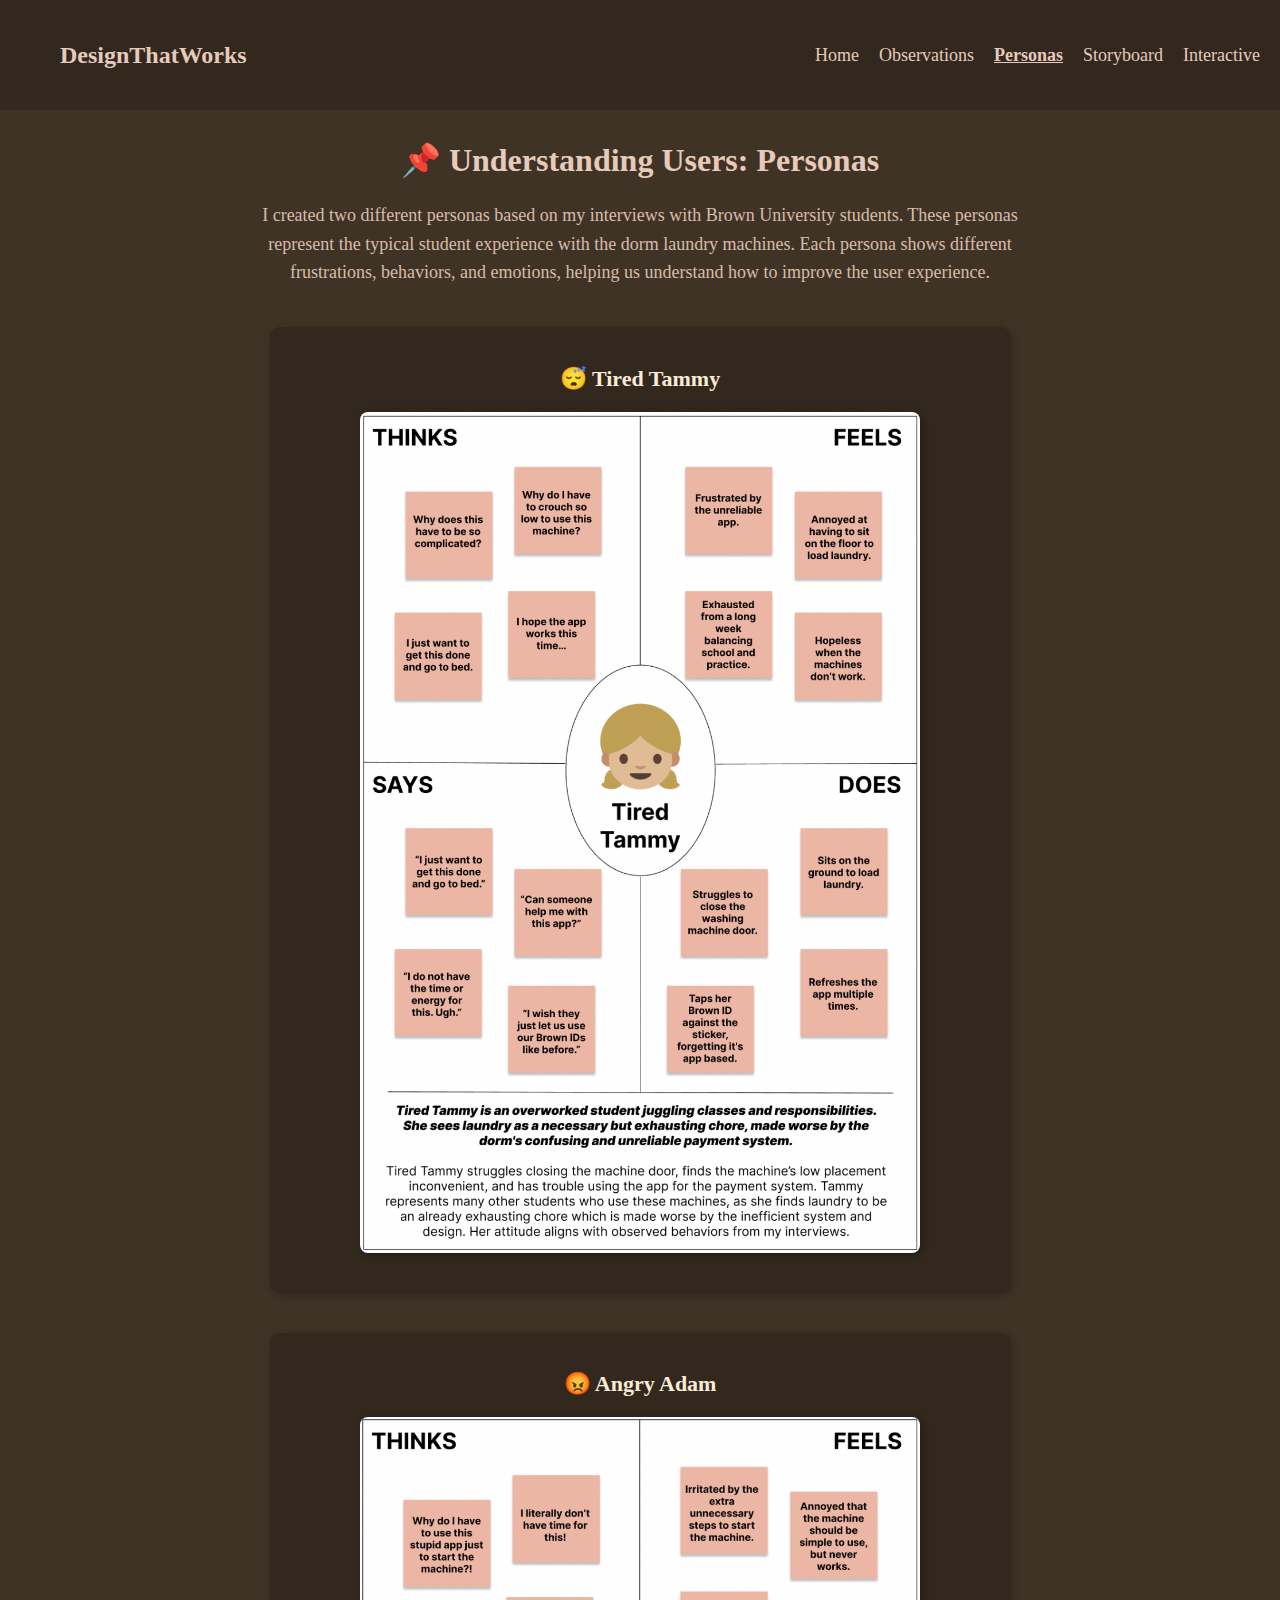
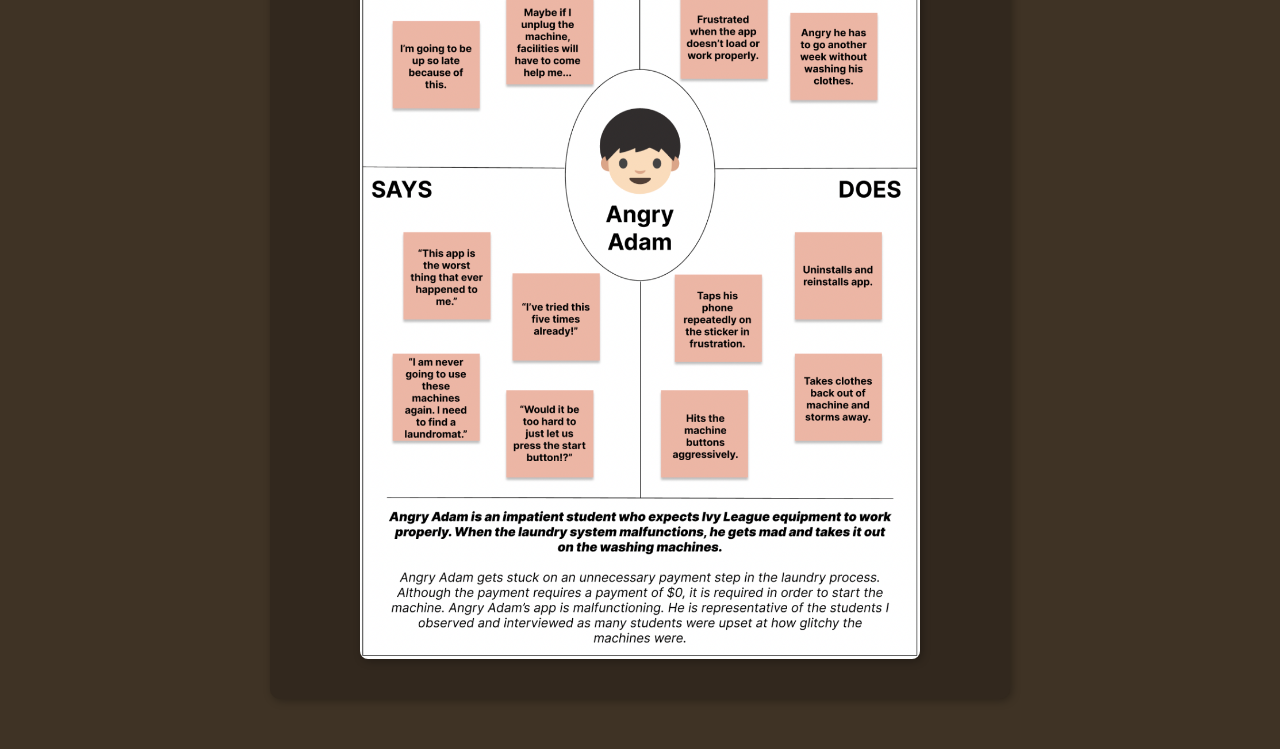
<file: personas.html>
<!DOCTYPE html>
<html lang="en">
<head>
    <meta charset="UTF-8">
    <meta name="viewport" content="width=device-width, initial-scale=1.0">
    <title>Personas</title>
    <link rel="stylesheet" href="styles.css">
</head>
<body>
    <header>
        <div class="logo">DesignThatWorks</div>
        <nav>
            <ul>
                <li><a href="index.html">Home</a></li>
                <li><a href="observations.html">Observations</a></li>
                <li><a href="personas.html" class="active">Personas</a></li>
                <li><a href="storyboard.html">Storyboard</a></li>
                <li><a href="interactive.html">Interactive</a></li>
            </ul>
        </nav>
    </header>

    <main class="personas">
        <h1>📌 Understanding Users: Personas</h1>
        <p class="intro-text">
            I created two different personas based on my interviews with Brown University students. These personas represent the typical 
            student experience with the dorm laundry machines. Each persona shows different frustrations, behaviors, and emotions, helping us understand 
            how to improve the user experience.
        </p>

        <section class="empathy-maps">
            <div class="persona">
                <h2>😴 Tired Tammy</h2>
                <img src="./assets/tired_tammy.png" alt="Empathy Map - Tired Tammy" class="persona-image">
            </div>

            <div class="persona">
                <h2>😡 Angry Adam</h2>
                <img src="./assets/angry_adam.png" alt="Empathy Map - Angry Adam" class="persona-image">
            </div>
        </section>
    </main>
</body>
</html>
</file>
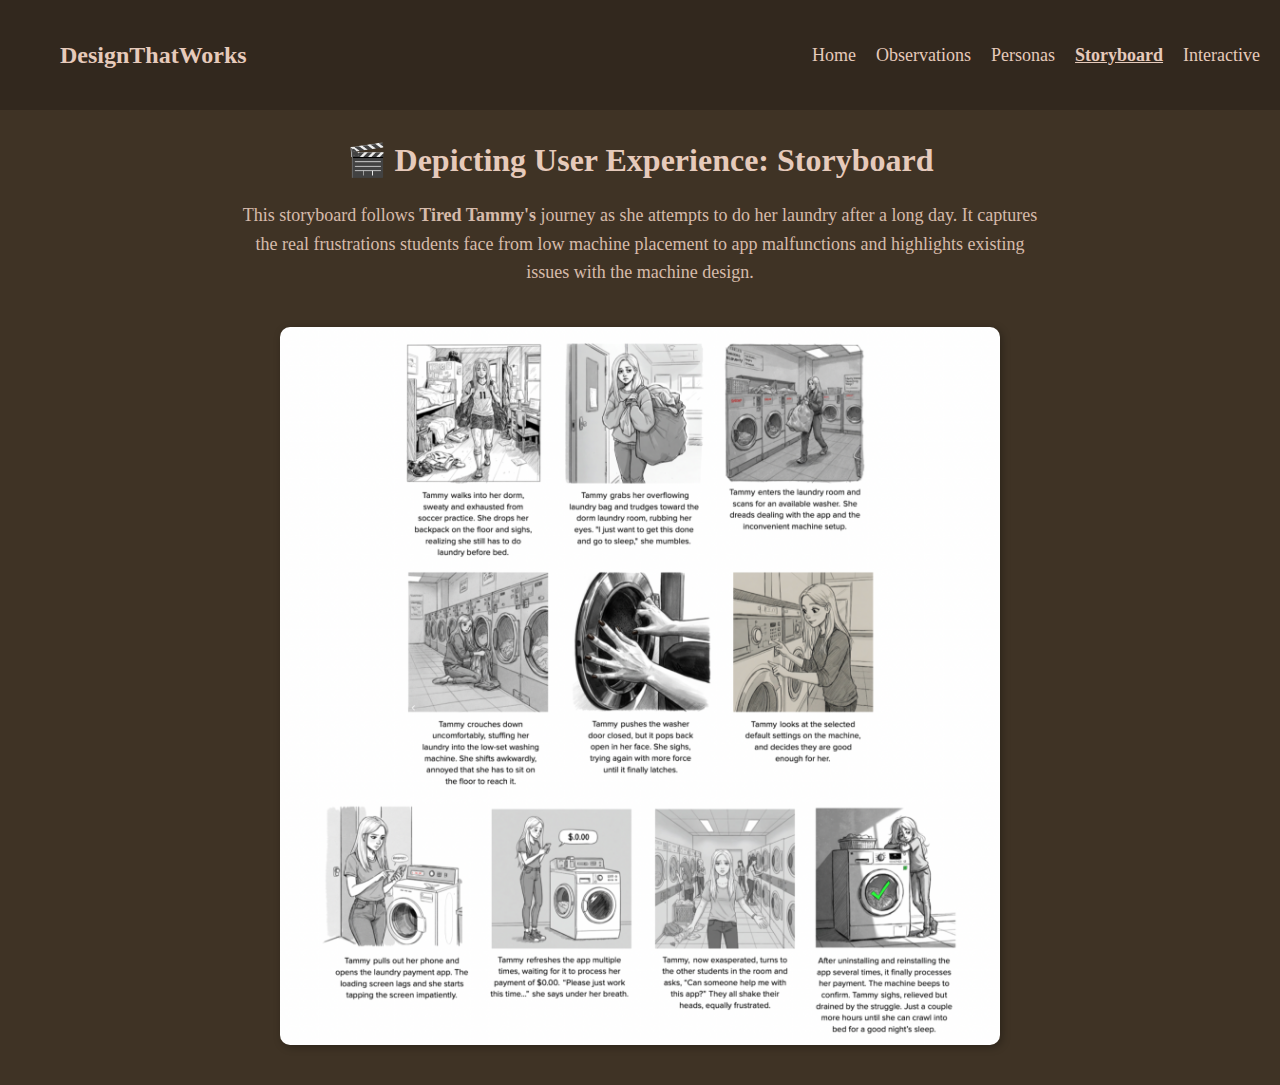
<file: storyboard.html>
<!DOCTYPE html>
<html lang="en">
<head>
    <meta charset="UTF-8">
    <meta name="viewport" content="width=device-width, initial-scale=1.0">
    <title>Storyboard</title>
    <link rel="stylesheet" href="styles.css">
</head>
<body>
    <header>
        <div class="logo">DesignThatWorks</div>
        <nav>
            <ul>
                <li><a href="index.html">Home</a></li>
                <li><a href="observations.html">Observations</a></li>
                <li><a href="personas.html">Personas</a></li>
                <li><a href="storyboard.html" class="active">Storyboard</a></li>
                <li><a href="interactive.html">Interactive</a></li>
            </ul>
        </nav>
    </header>

    <main class="storyboard">
        <h1>🎬 Depicting User Experience: Storyboard</h1>
        <p class="intro-text">
            This storyboard follows <strong>Tired Tammy&apos;s</strong> journey as she attempts to do her laundry after a long day.  
            It captures the real frustrations students face from low machine placement to app malfunctions and highlights existing issues with the machine design.
        </p>

        <!-- Full Storyboard Image -->
        <section class="storyboard-image">
            <img src="./assets/storyboard.png" alt="Storyboard of Tammy's Laundry Experience" class="storyboard-img">
        </section>
</body>
</html>
</file>
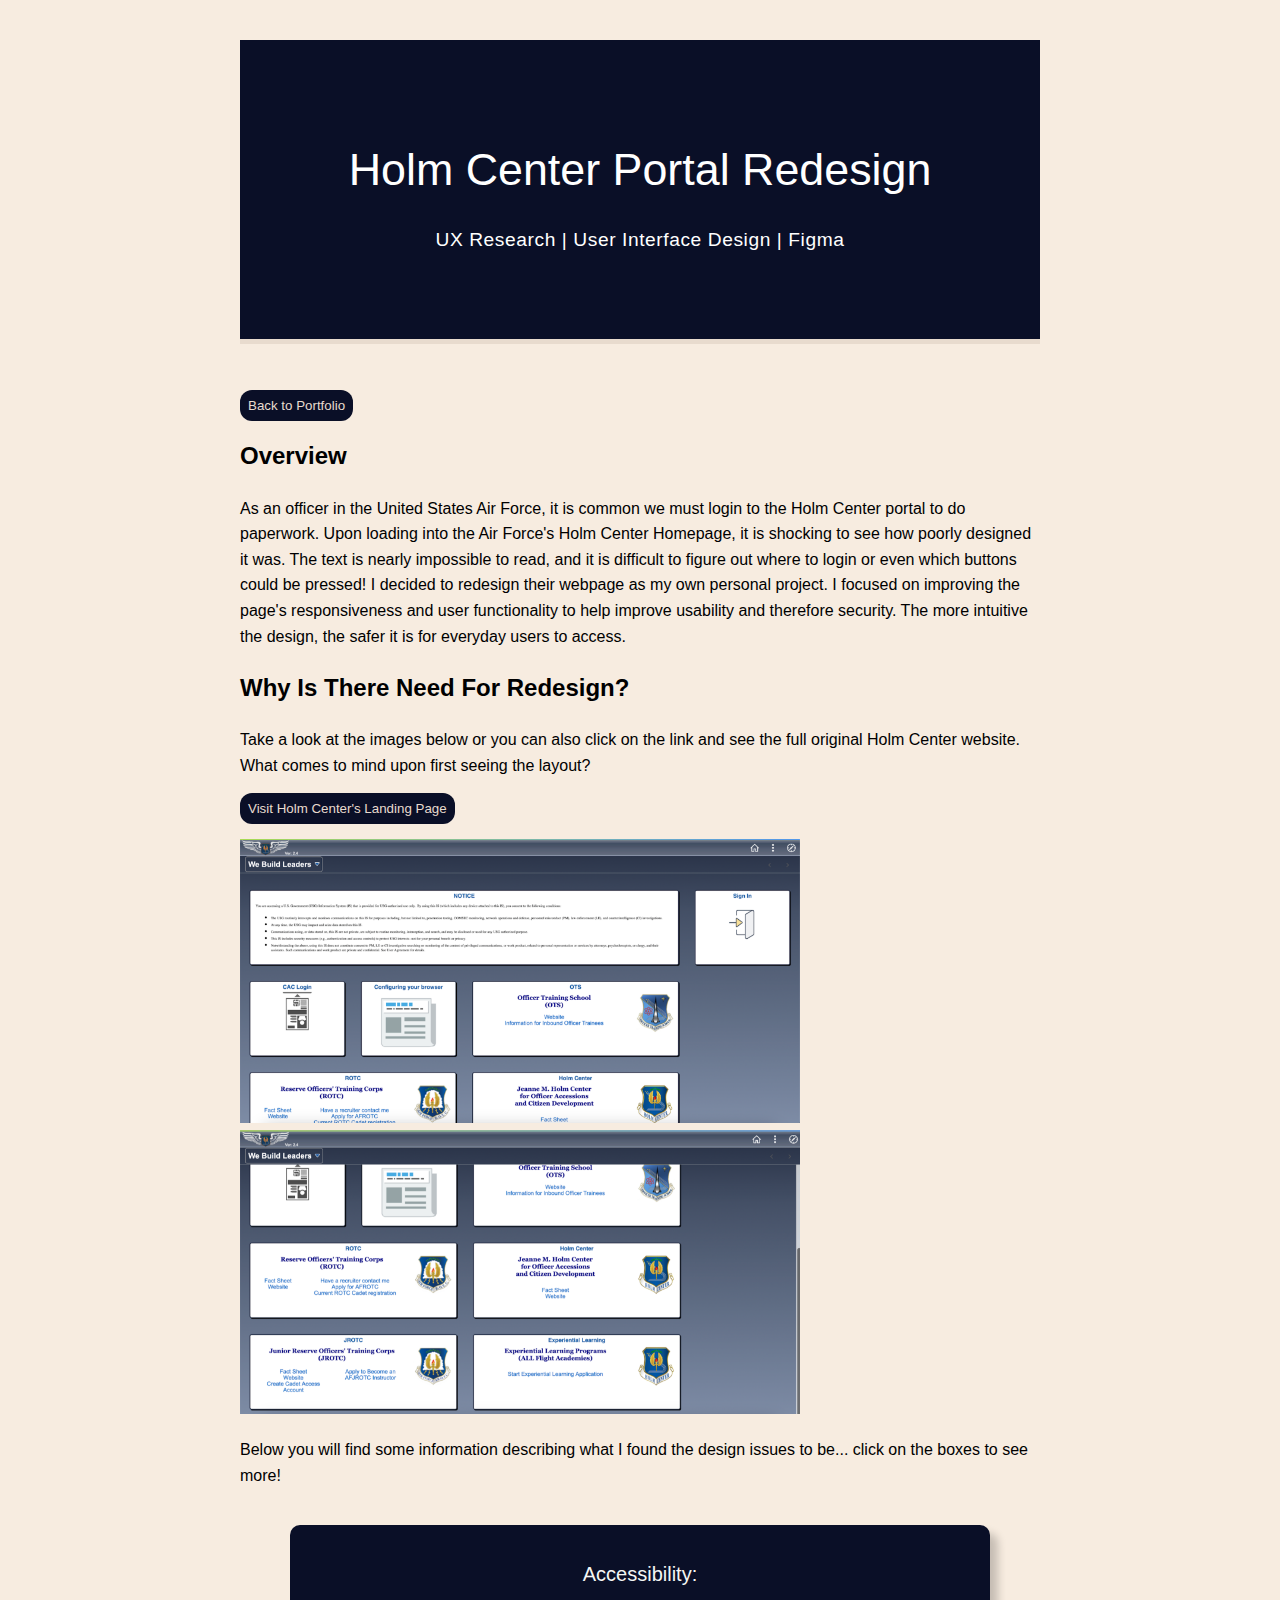
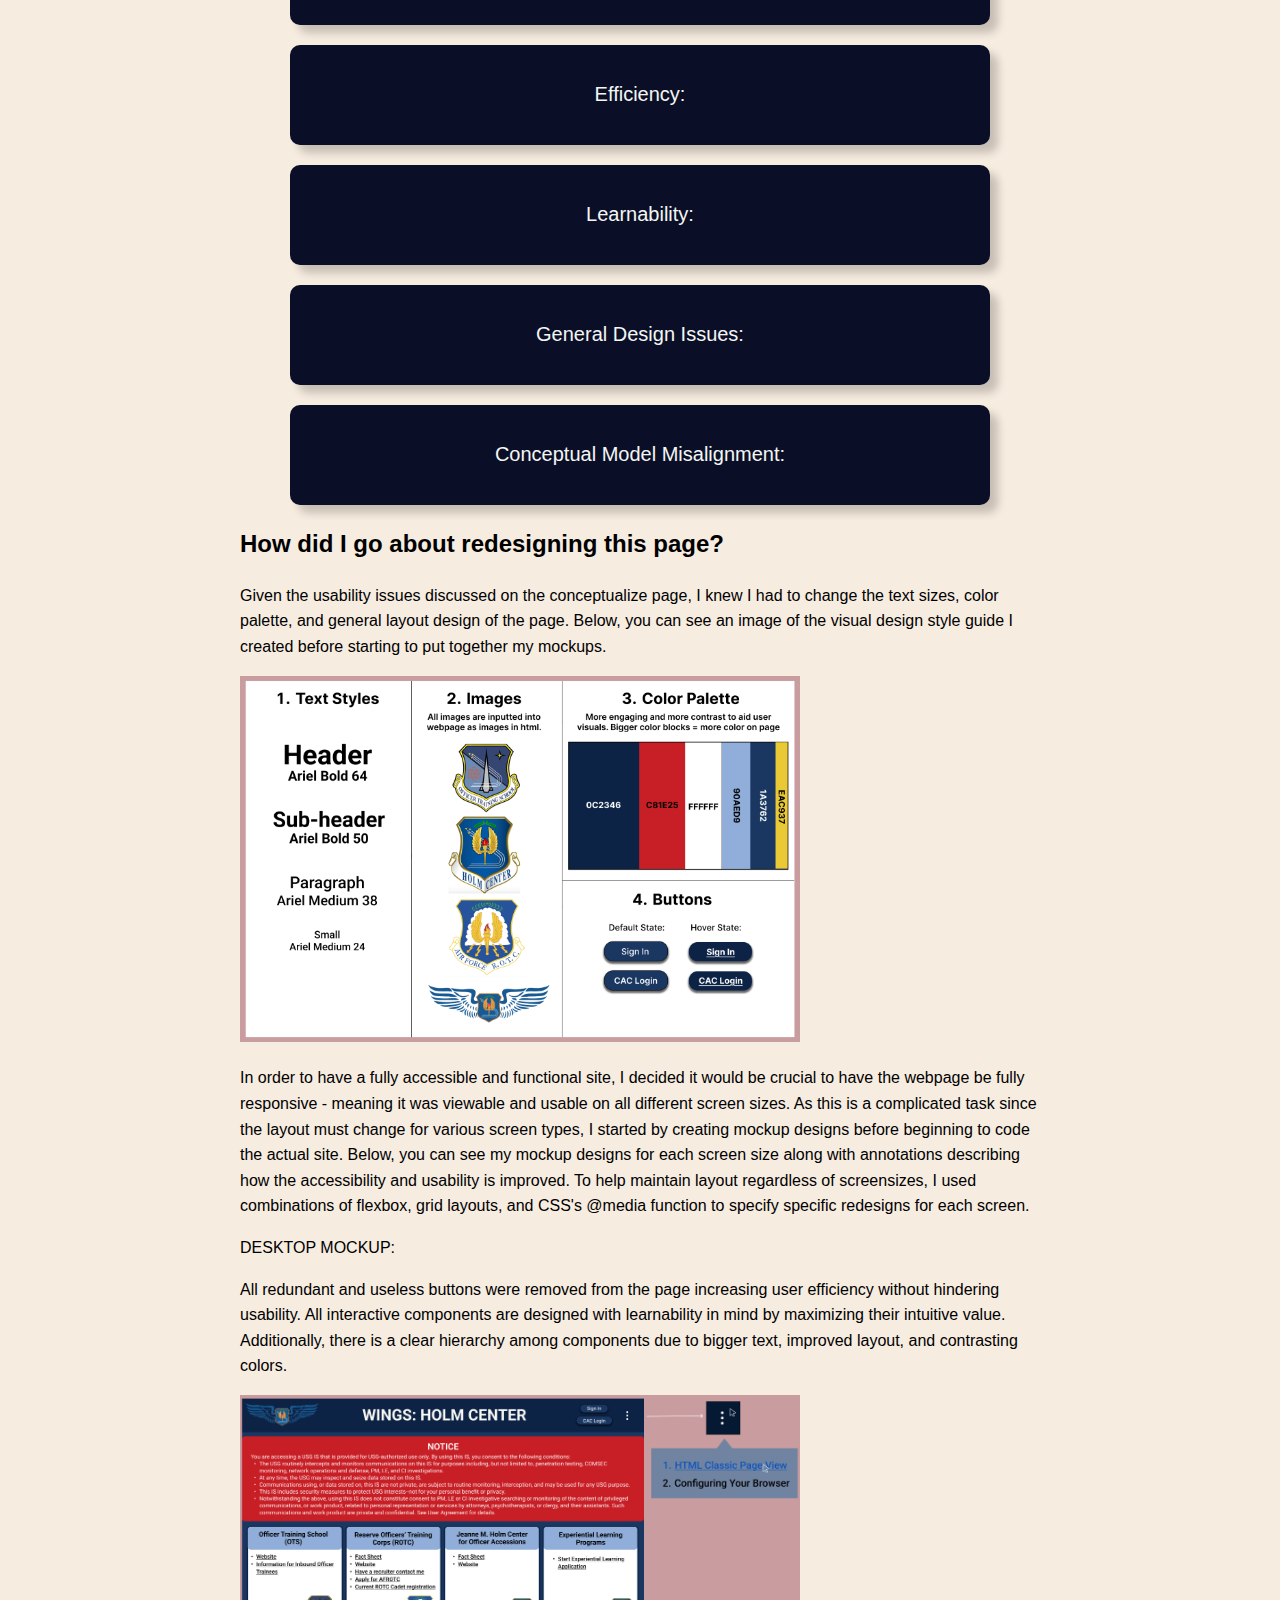
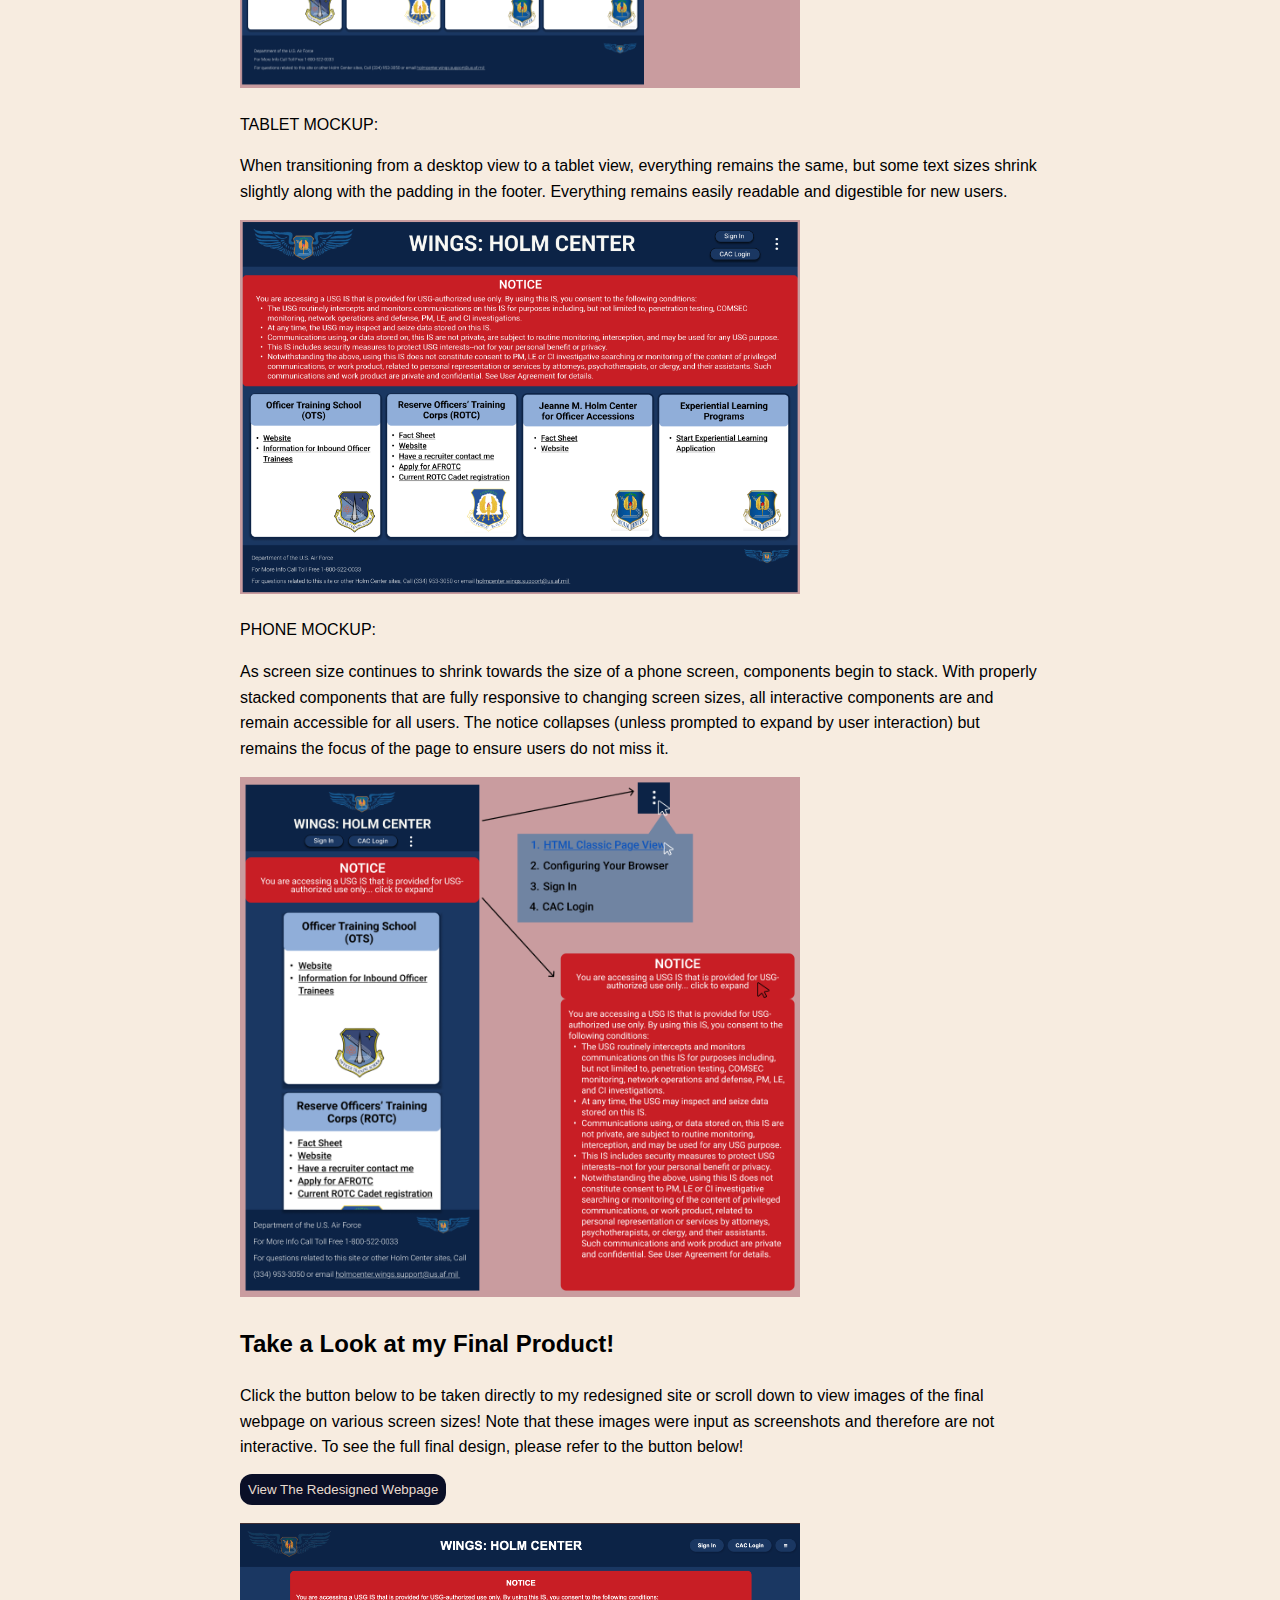
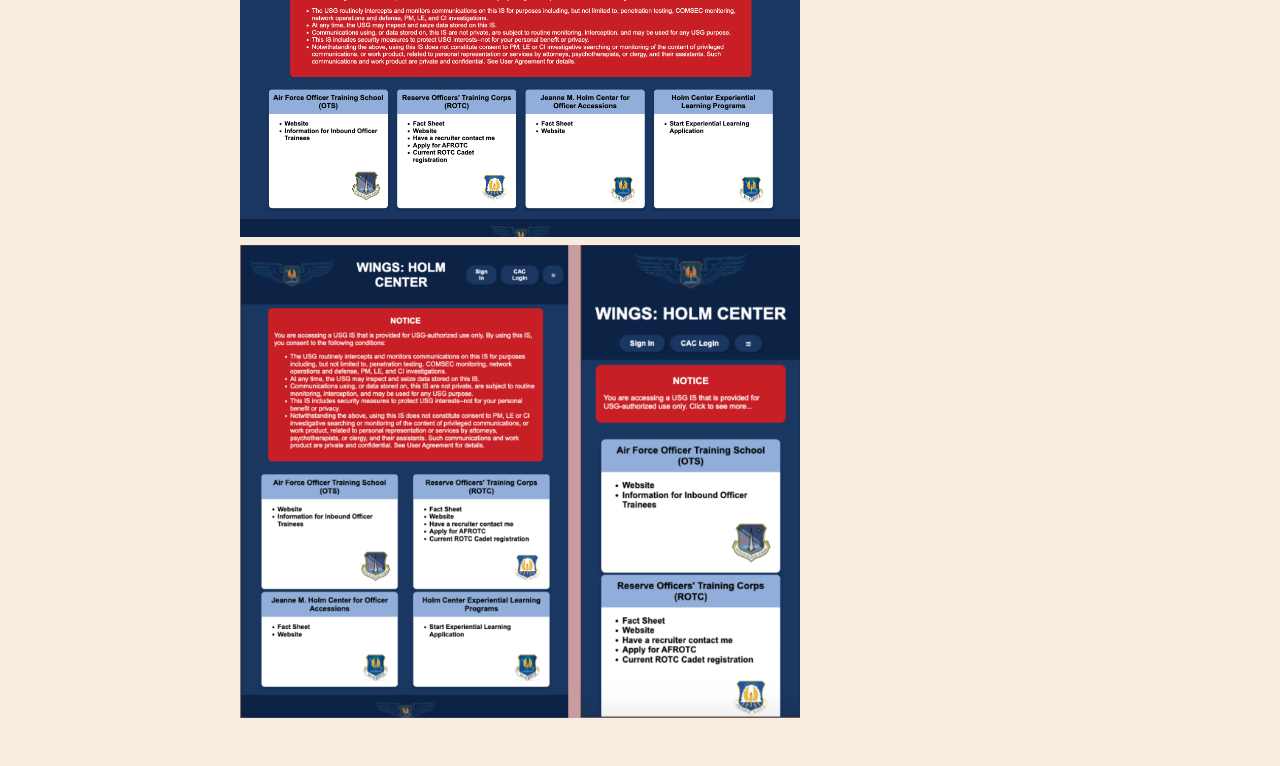
<file: project-1/project-1.html>
<!DOCTYPE html>
<html lang="en">
<head>
  <meta charset="UTF-8">
  <meta name="viewport" content="width=device-width, initial-scale=1.0">
  <title>Holm Center Portal Redesign</title>
  <link rel="stylesheet" href="project-1.css">
</head>
<body>
    <div class="container">
        
    <header class="header">
        <h1>Holm Center Portal Redesign</h1>
        <p><strong>UX Research | User Interface Design | Figma</strong></p>
    </header>

    <div><a href="../index.html" class="back">Back to Portfolio</a></div>

    <section>
        <h2>Overview</h2>
        <p>As an officer in the United States Air Force, it is common we must login to the Holm Center portal to do paperwork. Upon loading into
            the Air Force's Holm Center Homepage, it is shocking to see how poorly designed it was. The text is nearly impossible to read, and it is difficult to
            figure out where to login or even which buttons could be pressed! I decided to redesign their webpage as my own personal project.
            I focused on improving the page's responsiveness and user functionality to help improve usability and therefore security. The more intuitive the design, the safer it is for everyday users to access.
        </p>
    </section>

    <section>
        <h2>Why Is There Need For Redesign?</h2>
        <p>Take a look at the images below or you can also click on the link and see the full original Holm Center website. What comes to mind upon first seeing the layout?</p>
        <div><a href="https://wings.holmcenter.com/psc/hcp/LANDING/PORT_HCP/c/NUI_FRAMEWORK.PT_LANDINGPAGE.GBL?" class="back">Visit Holm Center's Landing Page</a></div>
        <h3></h3>
        <section class="image-box">
            <img src="./assets/og-1.png" alt="Image of website 1" class="og-web-image">
            <img src="./assets/og-2.png" alt="Image of website 2" class="og-web-image">
        </section>
        <p>Below you will find some information describing what I found the design issues to be... click on the boxes to see more!</p>
      </main>

      <div id="buttons">
        <button onclick="showText('text1')" class="button-1">Accessibility:</button>
        <p id="text1" class="hidden-box">
          This webpage is only accessible if the user has access to a desktop computer with a mouse. Attempting to navigate through 
          the page using only a keyboard results in only being able to access 2 of the 13 major components. When trying to use the 
          webpage on a mobile device, the text becomes too small to read, components do not stack correctly, the user loses access 
          to two of the components in the navigation bar, and the overall functionality of the webpage falls apart.          
        </p>

        <button onclick="showText('text2')" class="button-1">Efficiency:</button>
        <p id="text2" class="hidden-box">When a user clicks any of the interactive components, they load in the same tab, causing 
          the user to have to either press the back button (which then usually results in improper loading of the webpage's 
          contents) or manually searching for the landing page again. This also negates the usability of the 'home button' in 
          the header, as once a user leaves the homepage, the icon disappears.</p>

        <button onclick="showText('text3')" class="button-1">Learnability:</button>
        <p id="text3" class="hidden-box">Upon accessing this webpage for the first time, it would be very difficult for users to 
          navigate the page without assistance. They would discover that 3 of the interactive components have no purpose (i.e. 
          You click the dropdown menu for there to be one option which is the same as the title of the dropdown menu). They would 
          also discover that a few of the boxes in the main content section are interactive buttons all with different hover 
          features, and the rest are not interactive at all.</p>

      <div id="buttons">
        <button onclick="showText('text4')" class="button-1">General Design Issues:</button>
        <p id="text4" class="hidden-box">The text is written in very fine, very small print which makes it difficult to read. This 
          is very important given the opening message on the site is meant to alert users to information security concerns upon 
          them logging into the site with their credentials. Additionally, the page has no clear hierarchy, making it confusing 
          for users to navigate. Lastly, the color palette is hard on the eyes due to poor contrast and coordination.
        </p>

        <button onclick="showText('text5')" class="button-1">Conceptual Model Misalignment:</button>
        <p id="text5" class="hidden-box">When accessing a United States military webpage, the typical user would assume the 
          webpage to be functional and well designed as the military provides the country's most highly-trained cybersecurity and 
          computer science specialists. Additionally, one would think the military wants to portray themselves as being 
          professional, attentive to detail, and excellent at what they do. This is not reflected in this webpage.</p>
      </div>
    </section>
    <h2>How did I go about redesigning this page?</h2>
    <p>Given the usability issues discussed on the conceptualize page, I knew I had to change the text sizes, color palette, and general layout design of the page. Below, you can see an image of the visual design style guide I created before starting to put together my mockups.</p>
    <section class="image-process">
        <img src="./assets/design-palette.png" alt="Image of Palette" class="palette-image">
    </section>
    <p>In order to have a fully accessible and functional site, I decided it would be crucial to have the webpage be fully responsive - 
        meaning it was viewable and usable on all different screen sizes. As this is a complicated task since the layout must change for various
        screen types, I started by creating mockup designs before beginning to code the actual site. Below, you can see my mockup designs
        for each screen size along with annotations describing how the accessibility and usability is improved. To help maintain layout regardless of
        screensizes, I used combinations of flexbox, grid layouts, and CSS's @media function to specify specific redesigns for each screen.
    </p>
    <section class="mockup-box">
        <p class="mockup-title">DESKTOP MOCKUP:</p>
        <p>All redundant and useless buttons were removed from the page increasing user efficiency without hindering 
          usability. All interactive components are designed with learnability in mind by maximizing their intuitive value. Additionally, 
          there is a clear hierarchy among components due to bigger text, improved layout, and contrasting colors.</p>
        <img src="./assets/desktop-mockup.png" alt="Image of Desktop Mockup" class="mockup-1">
        <p class="mockup-title">TABLET MOCKUP:</p>
          <p>When transitioning from a desktop view to a tablet view, everything remains the same, but some text sizes shrink 
            slightly along with the padding in the footer. Everything remains easily readable and digestible for new users.</p>
          <img src="./assets/tablet-mockup.png" alt="Image of Tablet Mockup" class="mockup-2">
          <p class="mockup-title">PHONE MOCKUP:</p>
          <p>As screen size continues to shrink towards the size of a phone screen, components begin to stack. With properly 
            stacked components that are fully responsive to changing screen sizes, all interactive components are and 
            remain accessible for all users. The notice collapses (unless prompted to expand by user interaction) but remains 
            the focus of the page to ensure users do not miss it.</p>
          <img src="./assets/phone-mockup.png" alt="Image of Phone Mockup" class="mockup-3">
    </section>

    <section>
        <h2>Take a Look at my Final Product!</h2>
        <p>Click the button below to be taken directly to my redesigned site or scroll down to view images of the final webpage on 
          various screen sizes! Note that these images were input as screenshots and therefore are not interactive. To see the full
        final design, please refer to the button below!</p>
        <div><a href="https://sophiasokolowsky.github.io/responsive-redesign-site/" class="back">View The Redesigned Webpage</a></div>
        <h4></h4>
        <section class="final-box">
            <img src="./assets/final-desktop.png" alt="Image of final website 1" class="final-desktop">
            <img src="./assets/final-tablet-and-phone.png" alt="Image of final website 2" class="final-tablet-and-phone">
        </section>
    </section>

    </div>
    <!--show text for buttons (js) - same as in first project (copied and pasted from my first webpage)-->
    <script>
        function showText(id) {
            const element = document.getElementById(id);
            if (element.style.display === "none") {
                element.style.display = "block";
            } else {
                element.style.display = "none";
            }
        }
    </script>
    </body>
</html>
</file>
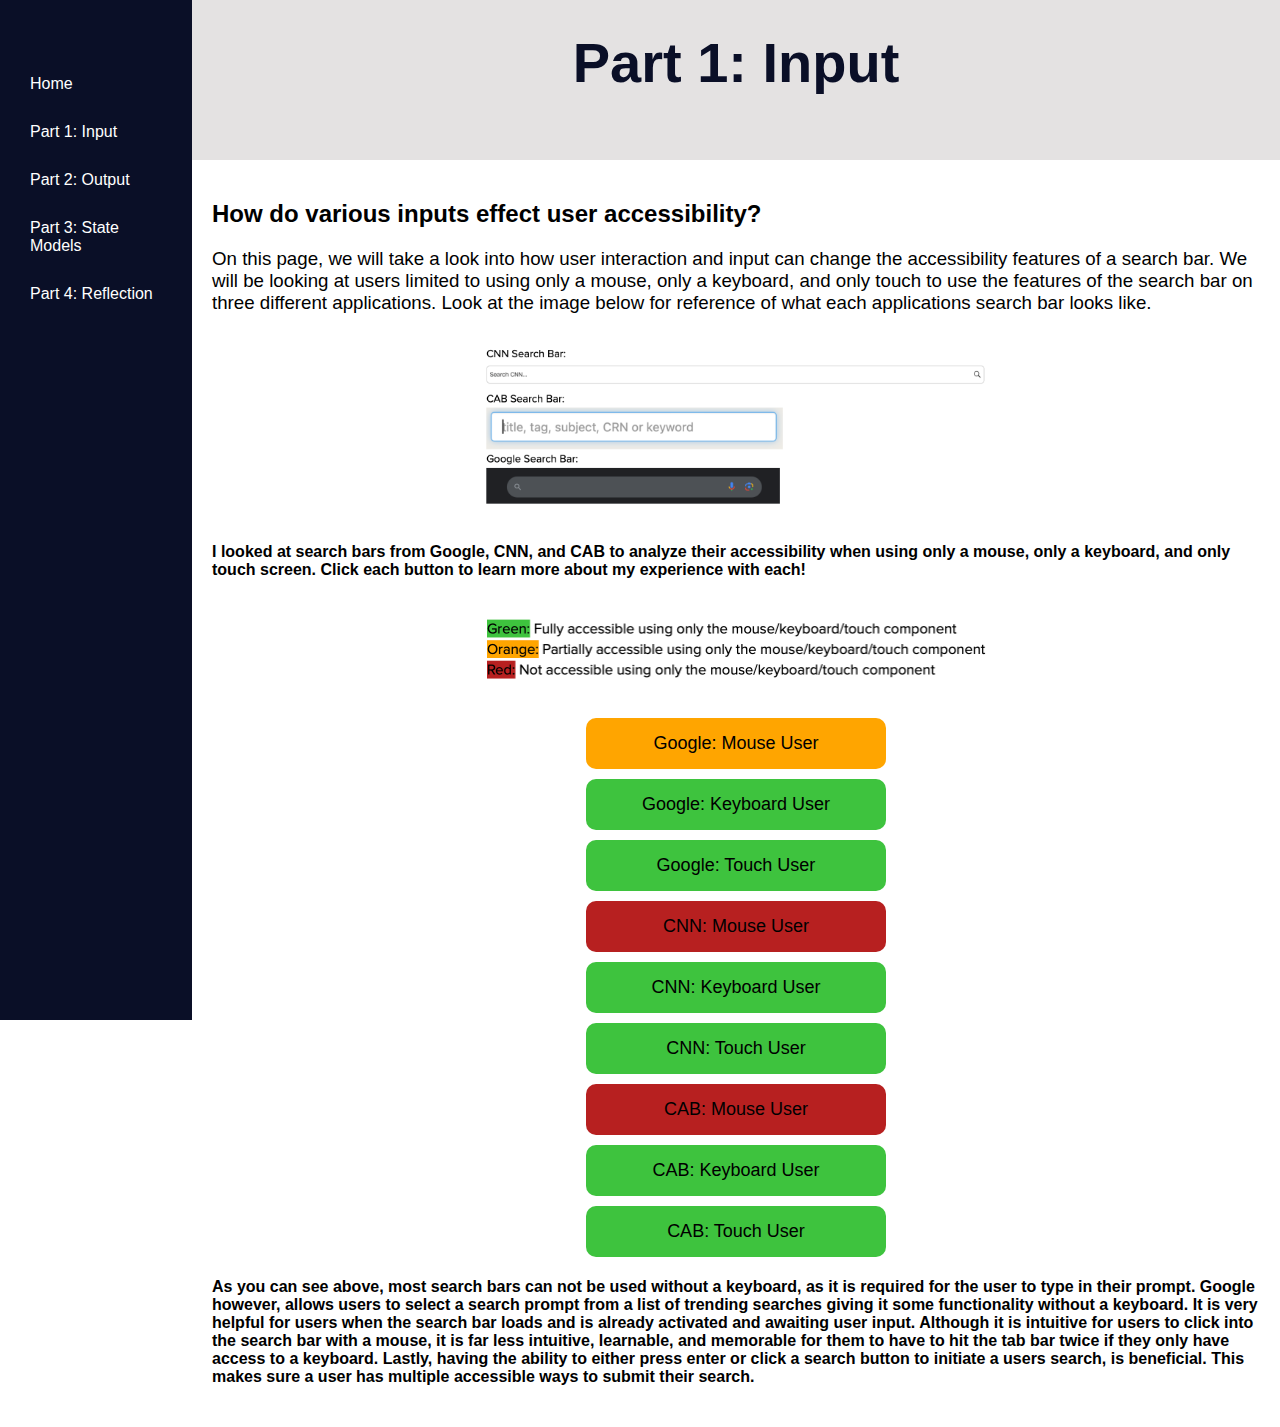
<file: project-3/input.html>
<!DOCTYPE html>
<html lang="en">
<head>
    <meta name="viewport" content="width=device-width, initial-scale=1.0" />
    <title>Part 1: Input</title>
    <link rel="stylesheet" href="styles.css" />
</head>
<body>
    <header>
        <h1>Part 1: Input</h1>
    </header>

    <nav class="menu">
        <a href="index.html">Home</a>
        <a href="input.html">Part 1: Input</a>
        <a href="output.html">Part 2: Output</a>
        <a href="state-models.html">Part 3: State Models</a>
        <a href="reflection.html">Part 4: Reflection</a>
    </nav>

    <div class="content">
        <h2>How do various inputs effect user accessibility?</h2>
        <h3>On this page, we will take a look into how user interaction and input can change the accessibility features of a 
            search bar. We will be looking at users limited to using only a mouse, only a keyboard, and only touch to use 
            the features of the search bar on three different applications. Look at the image below for reference of what each
            applications search bar looks like.</h3>
            <div class="legend">
                <img src="./assets/search-bars.png" alt="legend 1" class="legend-image-1">
            </div>
        <h4>I looked at search bars from Google, CNN, and CAB to analyze their accessibility when using only a mouse, only a keyboard, and only touch screen.
            Click each button to learn more about my experience with each!</h4>

        <div class="legend">
            <img src="./assets/legend-1.png" alt="legend 1" class="legend-image-1">
        </div>

        <!--Info buttons-->
        <div id="buttons">
            <button onclick="showText('text1')" class="button button-1">Google: Mouse User</button>
            <p id="text1" style="display: none;">When a user clicks on the search bar, a list of recommended searches appear based on
                 worldwide trending searches. If a user wishes to input their own prompt, they must use the keyboard to type in their 
                 response. If a user begins typing a search, more recommended searches pop up in a drop down menu that the user can 
                 use their mouse or trackpad to click on. Note: the search bar is only accessible to input a specific 
                 search from the user if they have access to a keyboard.</p>

            <button onclick="showText('text2')" class="button button-2">Google: Keyboard User</button>
            <p id="text2" style="display: none;">By only accessing the keyboard to use Googles Search Bar, one can fully carry 
                out the task they are trying to achieve. Loading into the google homepage, the search bar is already activated 
                awaiting user input. The line that indicates this is flashing on and off in the same place to let users know that 
                it is awaiting input. From there, a user can use the keyboard to type in their search and then press enter to 
                initiate the search. While typing, a user can also use the down or up arrows to select a suggested search based 
                on the text they have already begun to input. Note: A user needs only a keyboard (no mouse/trackpad, or touch) 
                in order to use Googles search bar.</p>

            <button onclick="showText('text3')" class="button button-3">Google: Touch User</button>
            <p id="text3" style="display: none;">On a mobile device, Googles home page does not have the search bar automatically 
                activated. In this case, the user must click an existing recommended search based on world wide trending searches 
                from a displayed list or they must click into the search bar itself. Once they click into the search bar, it is 
                activated and awaiting their input. They must then use the touch keyboard to type in their search. Note: A user 
                can use all functional aspects of the search bar using touch features such as clicking into the search bar and 
                using the touch keyboard to type their search.</p>

            <button onclick="showText('text4')" class="button button-4">CNN: Mouse User</button>
            <p id="text4" style="display: none;">When a user lands on CNNs search page, there is a displayed search bar that is 
                not currently selected. A user then must use their mouse or trackpad to click into the search bar. From here, 
                they must use their keyboard to type in a search. They can then use their mouse to click on the search icon in 
                the far right hand side of the search bar to submit their search. It is a bit inconvenient to use the mouse to 
                initiate the search as the user must travel their mouse or trackpad across the entire page to reach the search 
                icon. Note: the search bar is not functionally accessible without a keyboard.</p>

            <button onclick="showText('text5')" class="button button-5">CNN: Keyboard User</button>
            <p id="text5" style="display: none;">By only accessing the keyboard to use CNNs Search Bar, one can fully carry out 
                the task they are trying to achieve. To activate the search bar so that it is awaiting user input, the user must 
                hit the tab bar on their keyboard twice, which is not at all intuitive or learnable. Once there, the line that 
                indicates search bar activation is flashing on and off in the same place to let users know that it is awaiting 
                input. From there, a user can use the keyboard to type in their search and then press enter to initiate the 
                search. Note: A user needs only a keyboard (no mouse/trackpad, or touch) in order to use CNNs search bar.</p>

            <button onclick="showText('text6')" class="button button-6">CNN: Touch User</button>
            <p id="text6" style="display: none;">On a mobile device, CNNs search bar is not automatically activated. Therefore, 
                a user must first click into the search bar box and then use their touch keyboard to type in their search. They 
                can then choose to either press search/enter on their touch keyboard or they can press the search icon on the 
                right side of the search bar. Both submission options are easily accessible. Note: A user can use all functional 
                aspects of the search bar using touch features such as clicking into the search bar and using the touch 
                keyboard to type their search.</p>

            <button onclick="showText('text7')" class="button button-7">CAB: Mouse User</button>
            <p id="text7" style="display: none;">On the CAB homepage, the search bar is automatically activated. A user must 
                then use their keyboard to type in a search prompt. From there, if a user wishes to submit their search, 
                they must move their mouse away from the search bar a couple inches to a button that says find courses. This may 
                not be very intuitive for everyone. Note: the search bar is not functionally accessible without a keyboard.</p>

            <button onclick="showText('text8')" class="button button-8">CAB: Keyboard User</button>
            <p id="text8" style="display: none;">By only accessing the keyboard to use CABs Search Bar, one can fully carry out 
                the task they are trying to achieve. Upon entering the CAB homepage, a user must simply type in their search 
                prompt on their keyboard, then press enter to submit their search. It is very straightforward and intuitive.
                Note: A user needs only a keyboard (no mouse/trackpad, or touch) in order to use CABs search bar.</p>

            <button onclick="showText('text9')" class="button button-9">CAB: Touch User</button>
            <p id="text9" style="display: none;">On a mobile device, CABs search bar is automatically activated. Therefore, a 
                user can immediately type their search prompt using the touch keyboard function and then they can either hit 
                enter on that keyboard, or they must scroll down and click the button that says find courses. Note: A user can 
                use all functional aspects of the search bar using touch features such as clicking into the search bar and 
                using the touch keyboard to type their search.</p>
        </div>
        <h4>As you can see above, most search bars can not be used without a keyboard, as it is required for the user to type in their 
            prompt. Google however, allows users to select a search prompt from a list of trending searches giving it some 
            functionality without a keyboard. It is very helpful for users when the search bar loads and is already activated and 
            awaiting user input. Although it is intuitive for users to click into the search bar with a mouse, it is far less intuitive,
             learnable, and memorable for them to have to hit the tab bar twice if they only have access to a keyboard. Lastly, having 
             the ability to either press enter or click a search button to initiate a users search, is beneficial. This makes sure a 
             user has multiple accessible ways to submit their search.</h4>
    </div>

    <!--show text for buttons (js)-->
    <script>
        function showText(id) {
            const element = document.getElementById(id);
            if (element.style.display === "none") {
                element.style.display = "block";
            } else {
                element.style.display = "none";
            }
        }
    </script>

</body>
</html>
</file>
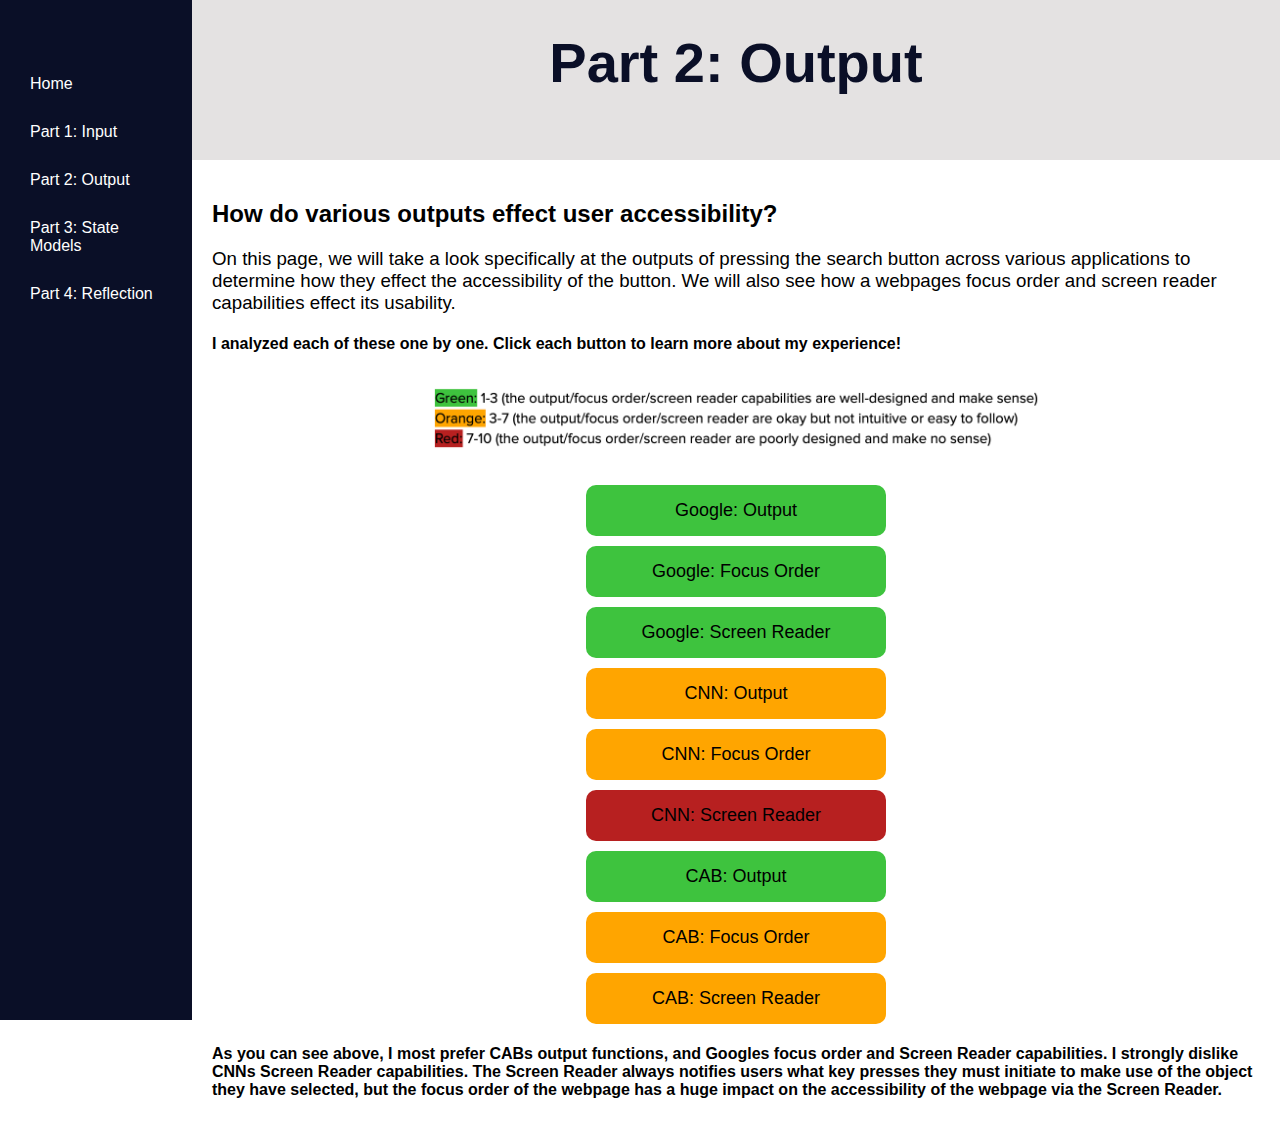
<file: project-3/output.html>
<!DOCTYPE html>
<html lang="en">
<head>
    <meta name="viewport" content="width=device-width, initial-scale=1.0" />
    <title>Part 2: Output</title>
    <link rel="stylesheet" href="styles.css" />
</head>
<body>
    <header>
        <h1>Part 2: Output</h1>
    </header>

    <nav class="menu">
        <a href="index.html">Home</a>
        <a href="input.html">Part 1: Input</a>
        <a href="output.html">Part 2: Output</a>
        <a href="state-models.html">Part 3: State Models</a>
        <a href="reflection.html">Part 4: Reflection</a>
    </nav>

    <div class="content">
        <h2>How do various outputs effect user accessibility?</h2>
        <h3>On this page, we will take a look specifically at the outputs of pressing the search button across various 
            applications to determine how they effect the accessibility of the button. We will also see how a webpages focus order
            and screen reader capabilities effect its usability.</h3>
        <h4>I analyzed each of these one by one. Click each button to learn more about my experience!</h4>

        <div class="legend">
            <img src="./assets/legend-2.png" alt="legend 2" class="legend-image-2">
        </div>

        <!--Info buttons-->
        <div id="buttons">
            <button onclick="showText('text1')" class="button button-21">Google: Output</button>
            <p id="text1" style="display: none;">When hovering over the button, the outline around it highlights white, 
                letting the user know that they can click it. When clicking down, nothing happens. When releasing the click, 
                the search is submitted. The way the user knows their search has been submitted is because the page is redirected 
                to show their search results. The actual search button does not display any output that would make the user 
                aware that they have clicked it. The outline remains white until the page is redirected. I think this is a simple 
                design that works well because it is clear about what is happening but does not come across as overwhelming.</p>

            <button onclick="showText('text2')" class="button button-22">Google: Focus Order</button>
            <p id="text2" style="display: none;">Search bar -> Search by Voice Icon -> Search by Image Icon -> Google Search Button 
                -> Vibe of the Day Button... Cycles 1-5 then back to 1. This focus order makes a lot of intuitive sense as it 
                follows the key elements on the screen in order from top to bottom, left to right. This makes sense for someone 
                who can not read what is on the screen, as it follows the layout of the screen and is very intentional.</p>

            <button onclick="showText('text3')" class="button button-23">Google: Screen Reader</button>
            <p id="text3" style="display: none;">Upon activating voiceover, it alerts the user that they are on the Google 
                Homepage. It states that the user is currently on a combo box. Type text or to see a list of options, press 
                control+option+space. This is very helpful as it tells the user how to interact with the component that they 
                are on. However, I think it would be more helpful if it made it more clear that it is a search box. I personally 
                would not know what a combo box meant if I was not able to see it. From there, if the user presses tab, it moves 
                to the next item on the screen, alerts the user to what this item is (a button, a frame, Google, leaving 
                Google, etc.) and tells the user what keys to press to interact with the item/object they are currently on. 
                If you actively put in a search and use the arrow keys to go up and down the list of search suggestions, it 
                reads the text to you. I think that overall Google is well equipped and designed to allow user interaction 
                using voiceover.</p>

            <button onclick="showText('text4')" class="button button-24">CNN: Output</button>
            <p id="text4" style="display: none;">When hovering over the search icon, there is no change on the button that 
                notifies the user that they can click it. Upon clicking the button, there is still no change in output. Once 
                releasing the click of the button, the website reloads and outputs a list of related news articles based on 
                the users search. I think this could be improved by having some kind of change in the output of the button 
                when hovering over it to make it clear to the user that they can click it for functionality, rather than 
                it appearing as decoration on the website.</p>

            <button onclick="showText('text5')" class="button button-25">CNN: Focus Order</button>
            <p id="text5" style="display: none;">Sign In Button -> Search Bar -> Unclear what the selected object is, but it 
                shows all the various news article topics one can find on the website -> Browser Search Bar... Cycles 1-4 then 
                back to 1. This focus order is a bit ambiguous. Considering a user has already navigated to the search 
                portion of the website, I do find it weird that the website prioritizes the sign in button first. While 
                it may be annoying to the user however, it might make the most sense for CNN since they make a profit off of 
                subscriptions. Once you click to the search bar, the next focus item is not the search icon as one might expect. 
                It actually skips to the bottom of the page to show all the various news topics one can choose from. This is 
                not intuitive and I think there should be a focus step added to include the search icon. Lastly, it has a focus 
                item of the browser's search bar. I think this is unnecessary.</p>

            <button onclick="showText('text6')" class="button button-26">CNN: Screen Reader</button>
            <p id="text6" style="display: none;">Upon activating voiceover, it alerts the user that they are on the CNN website. 
                When navigating to the search bar, voice over notifies you that you are in the search bar. It then tells you to 
                type text and tells you how to submit your search. However, when clicking tab, it becomes clear that while the 
                search bar and its search suggestions take up the entirety of the screen, the Screen Reader is actually reading 
                information from the homepage of CNN which is hidden by the search bar. This is incredibly confusing, and 
                difficult to interpret and navigate. It is so overwhelming, no one would be able to understand what is going on 
                if they were not able to see the screen (and it took a combination of voiceover and seeing the screen for me to 
                figure out what it was doing). This is a very bad design.</p>

            <button onclick="showText('text7')" class="button button-27">CAB: Output</button>
            <p id="text7" style="display: none;">When hovering over the search icon, the entire button darkens in color. 
                This notifies the user that they can click it. Upon clicking down, no output changes. When the user releases 
                their click, a panel slides out from the right side of the main panel with a list of courses matching the 
                users search. Once the user moves their mouse so it is no longer hovering on the search button, the button 
                returns to its normal color. This is well designed, easy to understand, and very readable. I really like the 
                aspect of the darkening of actionable objects as the user hovers over them as even people who are colorblind 
                would be able to notice a difference.</p>

            <button onclick="showText('text8')" class="button button-28">CAB: Focus Order</button>
            <p id="text8" style="display: none;">Main Search Bar -> Term Selection Drop Down -> Course Number Selection Drop 
                Down -> Modes of Instruction Drop Down -> Saved Carts Drop Down -> Department Drop Down -> Subject Drop Down -> 
                Time Drop Down -> Credits Drop Down -> Instructor Search Bar -> Browser Search Bar... Cycles 1-11 then back to 1. 
                This focus order makes a lot of sense as it follows the general layout of the webpages key elements. 
                It has them prioritized from top to bottom. That being said, it does skip the Find Courses Button which 
                submits the users search. I think this should be added as a step in-between the 4th and 5th step.</p>

            <button onclick="showText('text9')" class="button button-29">CAB: Screen Reader</button>
            <p id="text9" style="display: none;">Overall, I deem this voiceover functionality as highly effective. When activating 
                it, it alerts the user that they are on the Courses at Brown webpage. When activating the search bar, it tells 
                the user to type in a keyword or subject, but it does not specify that this is a search box, which would be helpful. 
                It then goes down the left panel of the webpage and highlights each object when pressing tab to include the Find 
                Courses button. It does not skip any which is very good. It also notifies the user on how to use their 
                keyboard to use any of the objects functions. One downside is that it fails to access any other portion of the 
                webpage (only the search fields on the left side). I think it would be useful if it could also access the 
                recommended course listings in the center of the webpage as they are a key element when looking at the screen.</p>
        </div>
        <h4>As you can see above, I most prefer CABs output functions, and Googles focus order and Screen Reader capabilities. 
            I strongly dislike CNNs Screen Reader capabilities. The Screen Reader always notifies users what key presses they 
            must initiate to make use of the object they have selected, but the focus order of the webpage has a huge impact 
            on the accessibility of the webpage via the Screen Reader.</h4>
    </div>
    

    <!--show text for buttons (js)-->
    <script>
        function showText(id) {
            const element = document.getElementById(id);
            if (element.style.display === "none") {
                element.style.display = "block";
            } else {
                element.style.display = "none";
            }
        }
    </script>

</body>
</html>
</file>
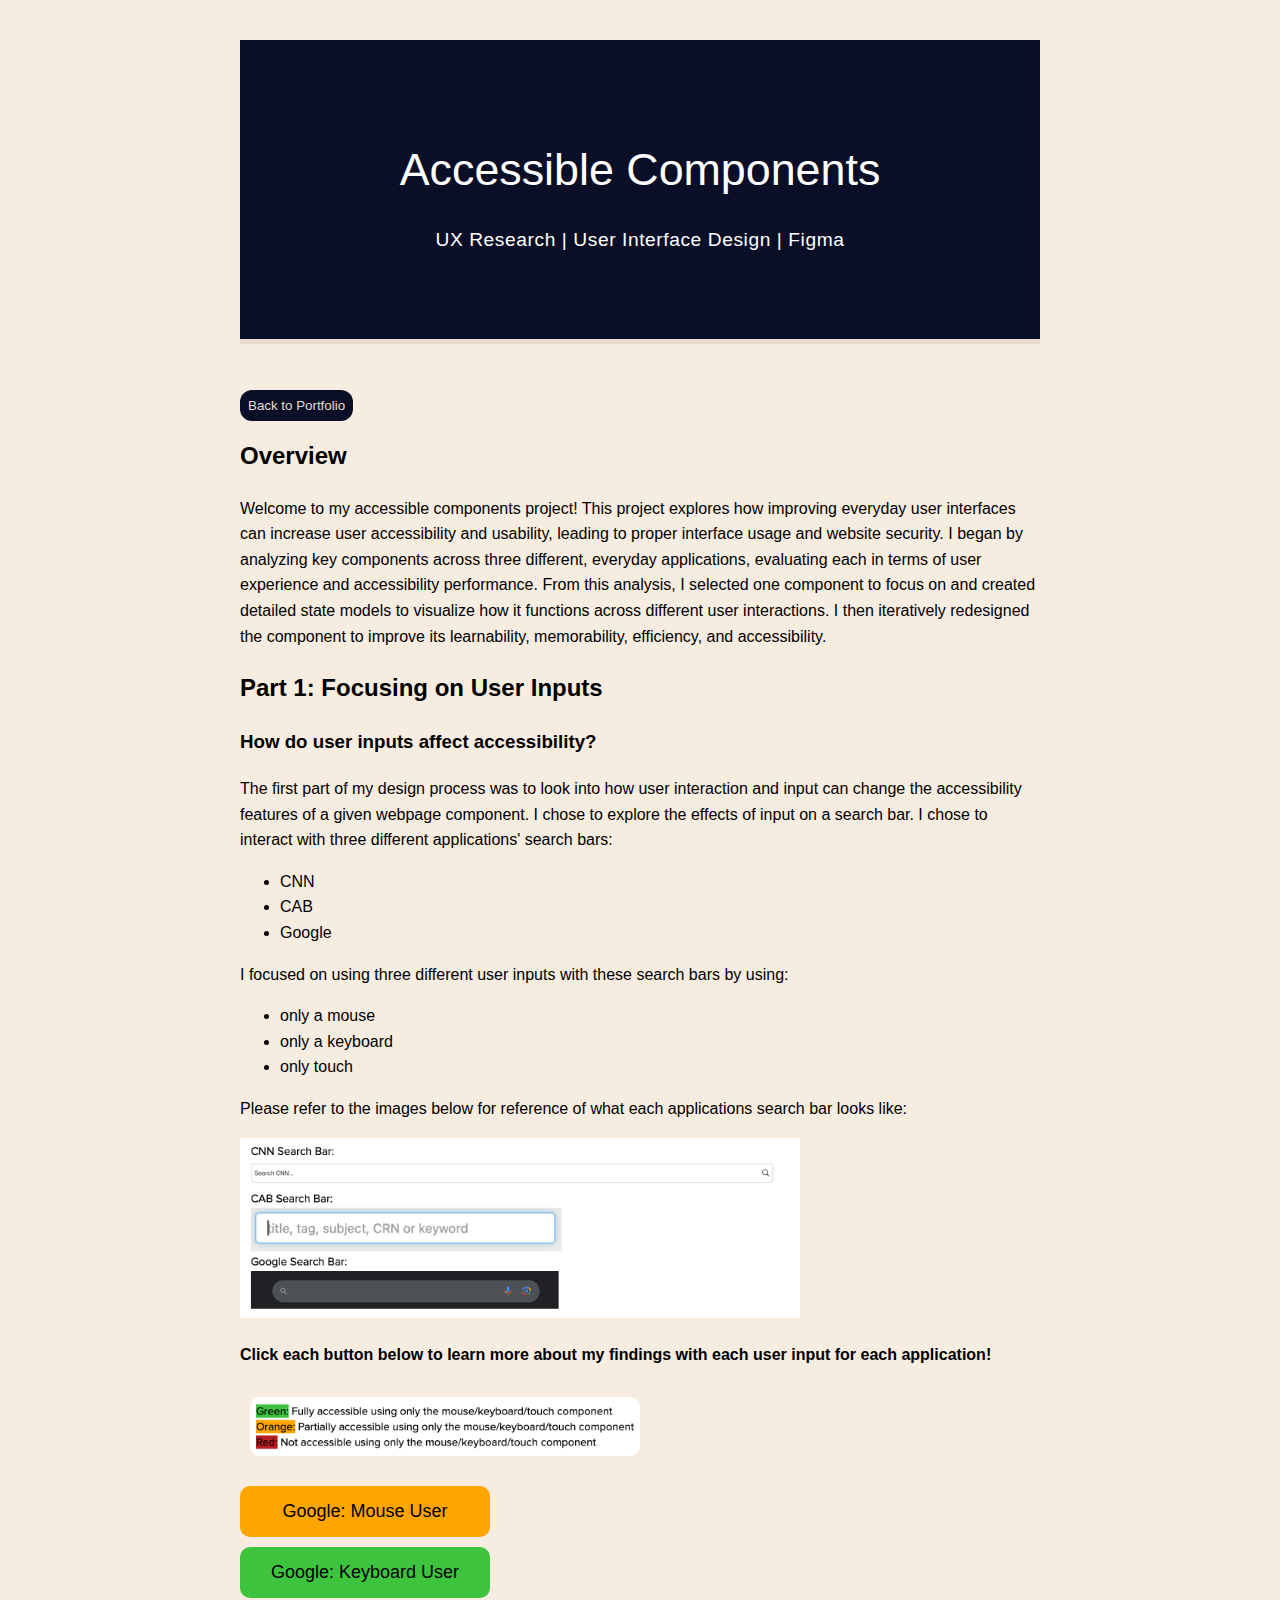
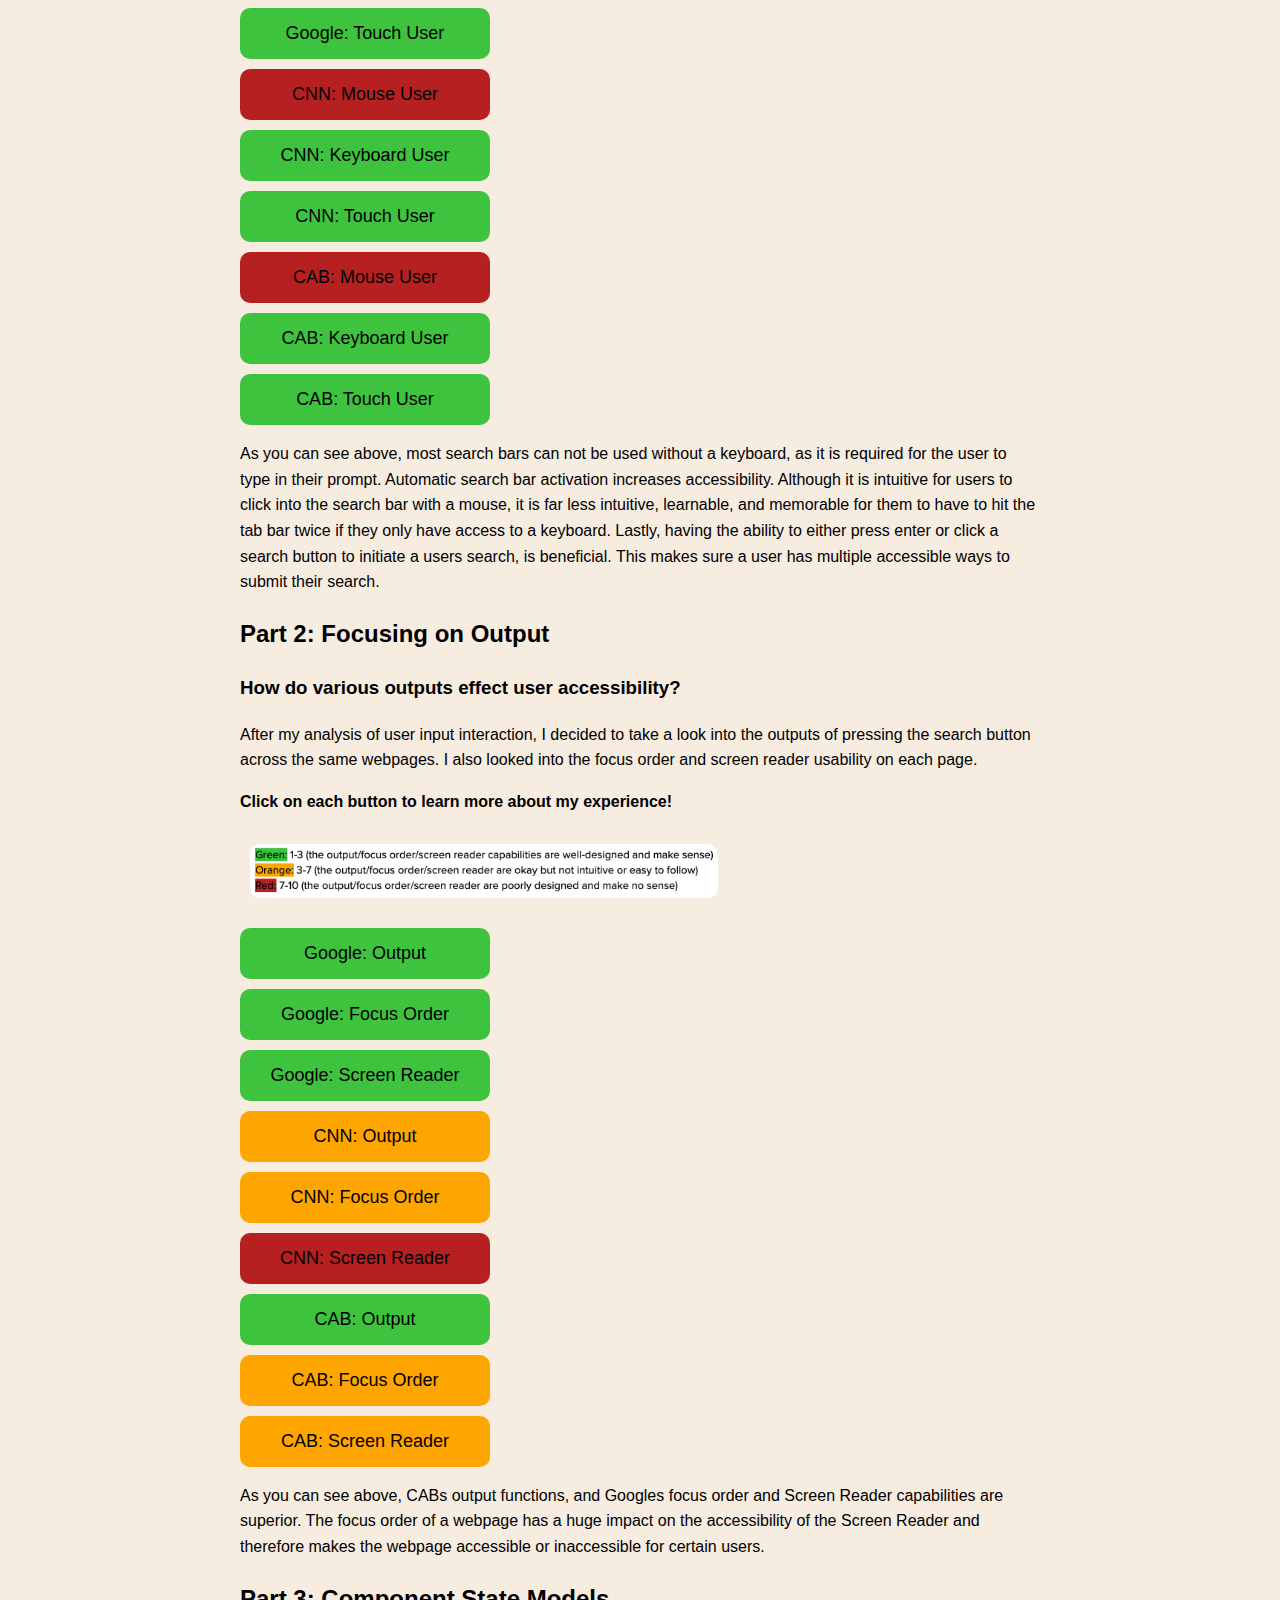
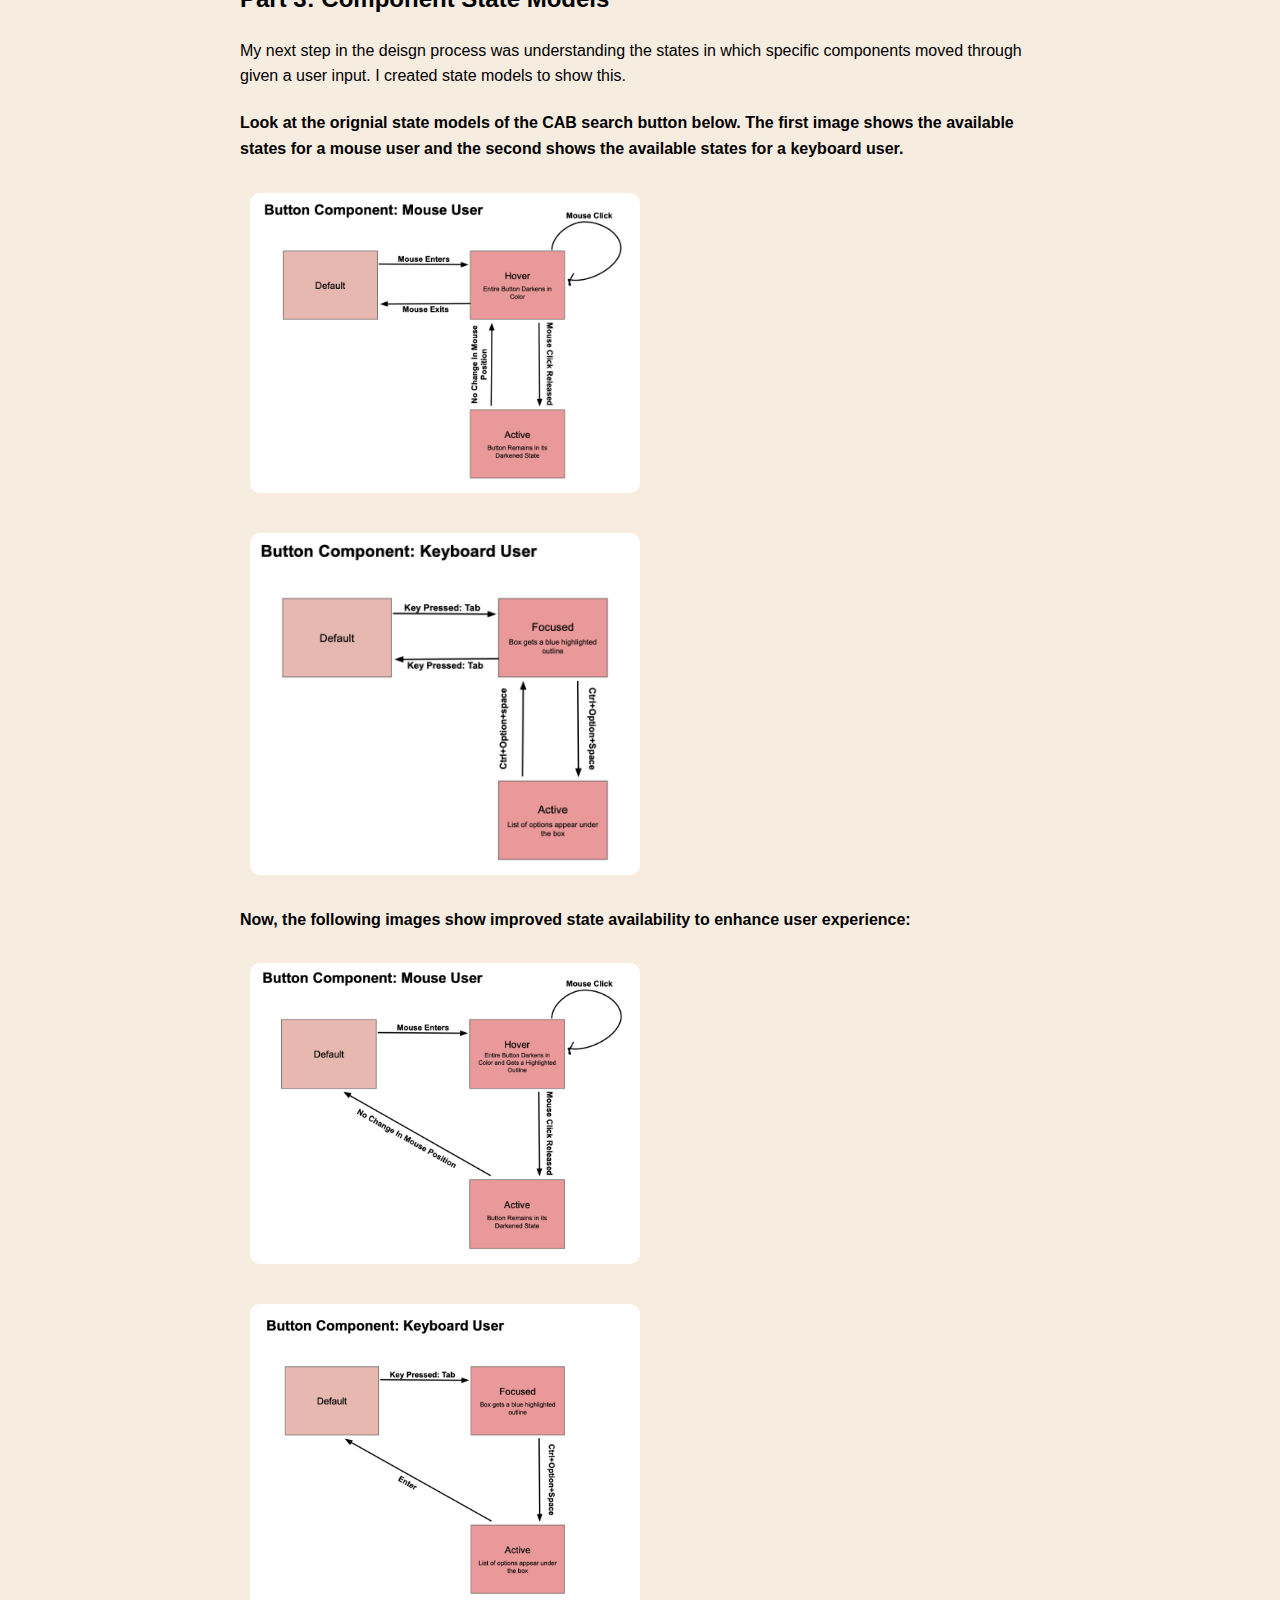
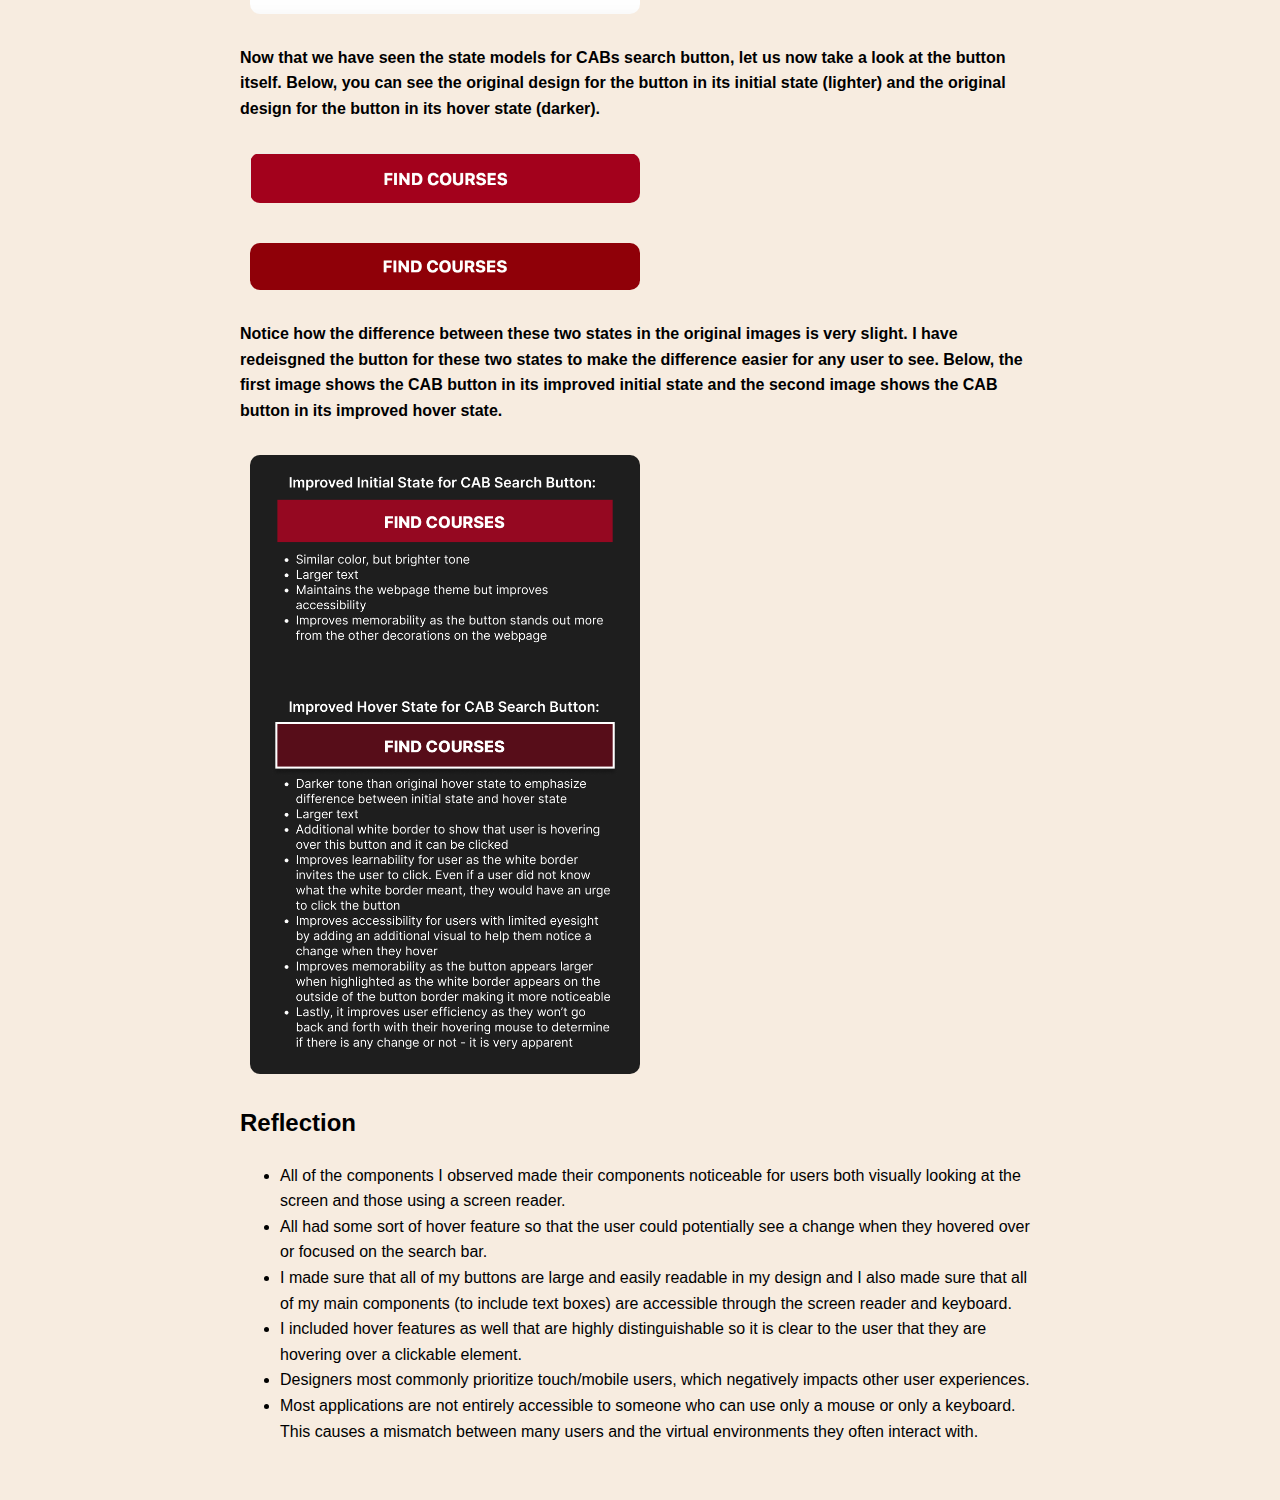
<file: project-3/project-3.html>
<!DOCTYPE html>
<html lang="en">
<head>
  <meta charset="UTF-8">
  <meta name="viewport" content="width=device-width, initial-scale=1.0">
  <title>Accessible Components Project</title>
  <link rel="stylesheet" href="project-3.css">
</head>
<body>
    <div class="container">
        
    <header class="header">
        <h1>Accessible Components</h1>
        <p><strong>UX Research | User Interface Design | Figma</strong></p>
    </header>

    <div class = back-button><a href="../index.html" class="back">Back to Portfolio</a></div>

    <section>
        <h2>Overview</h2>
        <p>Welcome to my accessible components project! This project explores how improving everyday user interfaces can increase 
            user accessibility and usability, leading to proper interface usage and website security. I began by analyzing key 
            components across three different, everyday applications, evaluating each in terms of user experience and accessibility 
            performance. From this analysis, I selected one component to focus on and created detailed state models to visualize 
            how it functions across different user interactions. I then iteratively redesigned the component to improve its 
            learnability, memorability, efficiency, and accessibility.</p>
    </section>

    <section>
        <h2>Part 1: Focusing on User Inputs</h2>
        <h3>How do user inputs affect accessibility?</h3>
        <p>The first part of my design process was to look into how user interaction and input can change the accessibility features 
            of a given webpage component. I chose to explore the effects of input on a search bar. I chose to interact with three 
            different applications' search bars: 
            <ul>
                <li>CNN</li>
                <li>CAB</li>
                <li>Google</li>
            </ul>
            I focused on using three different user inputs with these search bars by using: 
            <ul>
                <li>only a mouse</li>
                <li>only a keyboard</li>
                <li>only touch</li>
            </ul>
        <p>Please refer to the images below for reference of what each applications search bar looks like:</p>
        <img src="./assets/input-search-bars.png">

        <p><strong>Click each button below to learn more about my findings with each user input for each application!</strong></p>

        <div class="legend">
            <img src="./assets/legend-1.png" alt="legend 1" class="legend-image-1">
        </div>

        <!--Info buttons-->
        <div id="buttons">
            <button onclick="showText('text1')" class="button button-1">Google: Mouse User</button>
            <ul id="text1" style="display: none;">
                    <li>When a user clicks on the search bar, a list of trending searches appear.</li>
                    <li>If a user wishes to input their own prompt, they must use the keyboard to type in their response.</li>
                    <li>If a user begins typing a search, recommended searches appear in a drop down that the user can access via mouse or trackpad.</li>
                    <li><strong>Note: the search bar is only accessible for user search if they have access to a keyboard</strong></li>
            </ul>

            <button onclick="showText('text2')" class="button button-2">Google: Keyboard User</button>
            <ul id="text2" style="display: none;">
                <li>Loading into the google homepage, the search bar is already activated awaiting user input.</li>
                <li>The line that indicates this is blinking in place to let users know that it is awaiting input.</li>
                <li>A user can then use the keyboard to type in their search and then press enter to initiate the search.</li>
                <li>While typing, a user can also use the down/up arrows to select a suggested search based on the text they have input.</li>
                <li><strong>Note: By only accessing the keyboard to use Googles Search Bar, users can fully carry out the task.</strong></li>
            </ul>

            <button onclick="showText('text3')" class="button button-3">Google: Touch User</button>
            <ul id="text3" style="display: none;">
                <li>On a mobile device, Googles home page does not have the search bar automatically activated.</li>
                <li>In this case, the user must click an existing recommended search based on world wide trending searches 
                    from a displayed list or they must click into the search bar itself.</li>
                <li>Once they click into the search bar, it is activated and awaiting their input.</li>
                <li>They must then use the touch keyboard to type in their search.</li>
                <li><strong>Note: A user can use all functional aspects of the search bar using touch features such as clicking into the search bar and 
                    using the touch keyboard to type their search.</strong></li>
            </ul>

            <button onclick="showText('text4')" class="button button-4">CNN: Mouse User</button>
            <ul id="text4" style="display: none;">
                <li>When a user lands on CNNs search page, there is a displayed search bar that is 
                    not currently selected.</li>
                <li>A user then must use their mouse or trackpad to click into the search bar. From here, 
                    they must use their keyboard to type in a search.</li>
                <li>They can then use their mouse to click on the search icon in 
                    the far right hand side of the search bar to submit their search.</li>
                <li>It is inconvenient to use the mouse to 
                    initiate the search as the user must travel their mouse or trackpad across the entire page to reach the search 
                    icon.</li>
                <li><strong>Note: the search bar is not functionally accessible without a keyboard.</strong></li>
            </ul>

            <button onclick="showText('text5')" class="button button-5">CNN: Keyboard User</button>
            <ul id="text5" style="display: none;">
                <li>To activate the search bar so that it is awaiting user input, the user must 
                    hit the tab bar on their keyboard twice, which is not at all intuitive or learnable.</li>
                <li>Once there, the line that 
                    indicates search bar activation is blinking to let users know that it is awaiting 
                    input.</li>
                <li>From there, a user can use the keyboard to type in their search and then press enter to initiate the 
                    search.</li>
                <li><strong>Note: By only accessing the keyboard to use CNNs Search Bar, one can fully complete 
                    the task.</strong></li>
            </ul>

            <button onclick="showText('text6')" class="button button-6">CNN: Touch User</button>
            <ul id="text6" style="display: none;">
                <li>On a mobile device, CNNs search bar is not automatically activated.</li>
                <li>Therefore, 
                    a user must first click into the search bar box and then use their touch keyboard to type in their search.</li>
                <li>They 
                    can then choose to either press search/enter on their touch keyboard or they can press the search icon on the 
                    right side of the search bar.</li>
                <li><strong>Note: A user can use all functional aspects of the search bar using touch features such as clicking into the search bar and using the touch 
                    keyboard to type their search.</strong></li>
            </ul>

            <button onclick="showText('text7')" class="button button-7">CAB: Mouse User</button>
            <ul id="text7" style="display: none;">
                <li>On the CAB homepage, the search bar is automatically activated.</li>
                <li>A user must then use their keyboard to type in a search prompt.</li>
                <li>From there, if a user wishes to submit their search, they must move their mouse away from the search bar a couple inches to a button that says find courses. This is not intuitive.</li>
                <li><strong>Note: the search bar is not functionally accessible without a keyboard.</strong></li>
            </ul>

            <button onclick="showText('text8')" class="button button-8">CAB: Keyboard User</button>
            <ul id="text8" style="display: none;">
                <li>Upon entering the CAB homepage, a user must simply type in their search 
                    prompt on their keyboard, then press enter to submit their search.</li>
                <li>It is very straightforward and intuitive.</li>
                <li><strong>Note: By only accessing the keyboard to use CABs Search Bar, one can fully carry out 
                    the task they are trying to achieve. </strong></li> 
            </ul>

            <button onclick="showText('text9')" class="button button-9">CAB: Touch User</button>
            <ul id="text9" style="display: none;">
                <li>On a mobile device, CABs search bar is automatically activated.</li>
                <li>A user can immediately type their search prompt using the touch keyboard function and then they can either hit 
                    enter on that keyboard, or they must scroll down and click the button that says find courses.</li>
                <li><strong>Note: A user can use all functional aspects of the search bar using touch features such as clicking into the search bar and 
                    using the touch keyboard to type their search.</strong></li>
            </ul>

        </div>
        <p>As you can see above, most search bars can not be used without a keyboard, as it is required for the user to type in their 
            prompt. Automatic search bar activation increases accessibility. Although it is intuitive for users to click into the search bar with a mouse, it is far less intuitive,
             learnable, and memorable for them to have to hit the tab bar twice if they only have access to a keyboard. Lastly, having 
             the ability to either press enter or click a search button to initiate a users search, is beneficial. This makes sure a 
             user has multiple accessible ways to submit their search.</p>
    </section>

    <section>
        <h2>Part 2: Focusing on Output</h2>
        <h3>How do various outputs effect user accessibility?</h3>

        <p>After my analysis of user input interaction, I decided to take a look into the outputs of pressing the search button across the same webpages. I also looked into the focus order and screen reader usability on each page.</p>

        <p><strong>Click on each button to learn more about my experience!</strong></p>
        
        <div class="legend">
            <img src="./assets/legend-2.png" alt="legend 2" class="legend-image-2">
        </div>

        <!--Info buttons-->
        <div id="buttons">
            <button onclick="showText('text11')" class="button button-21">Google: Output</button>
            <ul id="text11" style="display: none;">
                <li>When hovering over the button, the outline around it highlights white, 
                    letting the user know that they can click it.</li>
                <li>When clicking down, nothing happens. When releasing the click, 
                    the search is submitted.</li>
                <li>The way the user knows their search has been submitted is because the page is redirected 
                    to show their search results.</li>
                <li>The actual search button does not display any output that would make the user 
                    aware that they have clicked it.</li>
                <li>The outline remains white until the page is redirected. This is a simple 
                    design that works well because it is clear about what is happening but is not overwhelming.</li>
            </ul>

            <button onclick="showText('text21')" class="button button-22">Google: Focus Order</button>
            <ul id="text21" style="display: none;">
                <li>Search bar -> Search by Voice Icon -> Search by Image Icon -> Google Search Button 
                    -> Vibe of the Day Button... Cycles 1-5 then back to 1.</li>
                <li>This focus order makes a lot of intuitive sense as it 
                    follows the key elements on the screen in order from top to bottom, left to right.</li>
                <li>This makes sense for someone 
                    who can not read what is on the screen, as it follows the layout of the screen and is very intentional.</li> 
            </ul>

            <button onclick="showText('text31')" class="button button-23">Google: Screen Reader</button>
            <ul id="text31" style="display: none;">
                <li>Upon activating voiceover, it alerts the user that they are on the Google 
                    Homepage.</li>
                <li>It states that the user is currently on a combo box and how to use it. Could be more clear in specifying that it is a search box.</li>
                <li>From there, if the user presses tab, it moves 
                    to the next item on the screen, alerts the user to what this item is (a button, a frame, Google, leaving 
                    Google, etc.) and tells the user what keys to press to interact with the item/object they are currently on.</li>
                <li>If you actively put in a search and use the arrow keys to go up and down the list of search suggestions, it 
                    reads the text to you.</li>
            </ul>

            <button onclick="showText('text41')" class="button button-24">CNN: Output</button>
            <ul id="text41" style="display: none;">
                <li>When hovering over the search icon, there is no change on the button that 
                    notifies the user that they can click it.</li>
                <li>Upon clicking the button, there is still no change in output.</li>
                <li>Once 
                    releasing the click of the button, the website reloads and outputs a list of related news articles based on 
                    the users search.</li>
                <li>Could be improved by having some kind of change in the output of the button 
                    when hovering over it to make it clear to the user that they can click it for functionality, rather than 
                    it appearing as decoration on the website.</li>
            </ul>

            <button onclick="showText('text51')" class="button button-25">CNN: Focus Order</button>
            <ul id="text51" style="display: none;">
                <li>Sign In Button -> Search Bar -> Unclear what the selected object is, but it 
                    shows all the various news article topics one can find on the website -> Browser Search Bar... Cycles 1-4 then 
                    back to 1.</li>
                <li>Once you click to the search bar, the next focus item is not the search icon as one might expect. 
                    It actually skips to the bottom of the page to show all the various news topics one can choose from.</li>
                <li>This is 
                    not intuitive and I think there should be a focus step added to include the search icon.</li>
                <li>Lastly, it has a focus 
                    item of the browser's search bar which is unnecessary.</li>
            </ul>

            <button onclick="showText('text61')" class="button button-26">CNN: Screen Reader</button>
            <ul id="text61" style="display: none;">
                <li>Upon activating voiceover, it alerts the user that they are on the CNN website.</li>
                <li>When navigating to the search bar, voice over notifies you that you are in the search bar.</li>
                <li>It then tells you to 
                    type text and tells you how to submit your search.</li>
                <li>However, when clicking tab, it becomes clear that while the 
                    search bar and its search suggestions take up the entirety of the screen, the Screen Reader is actually reading 
                    information from the homepage of CNN which is hidden by the search bar.</li>
                <li>This is incredibly confusing, and 
                    difficult to interpret and navigate.</li>
            </ul>

            <button onclick="showText('text71')" class="button button-27">CAB: Output</button>
            <ul id="text71" style="display: none;">
                <li>When hovering over the search icon, the entire button darkens in color.</li>
                <li>This notifies the user that they can click it. Upon clicking down, no output changes.</li>
                <li>When the user releases 
                    their click, a panel slides out from the right side of the main panel with a list of courses matching the 
                    users search.</li>
                <li>Once the user moves their mouse so it is no longer hovering on the search button, the button 
                    returns to its normal color.</li>
                <li>This is well designed, easy to understand, and very readable.</li>
                <li>The darkening of actionable objects as the user hovers over them as even people who are colorblind 
                    would be able to notice a difference.</li> 
            </ul>

            <button onclick="showText('text81')" class="button button-28">CAB: Focus Order</button>
            <ul id="text81" style="display: none;">
                <li>Main Search Bar -> Term Selection Drop Down -> Course Number Selection Drop 
                    Down -> Modes of Instruction Drop Down -> Saved Carts Drop Down -> Department Drop Down -> Subject Drop Down -> 
                    Time Drop Down -> Credits Drop Down -> Instructor Search Bar -> Browser Search Bar... Cycles 1-11 then back to 1.</li>
                <li>This focus order makes a lot of sense as it follows the general layout of the webpages key elements. 
                    It has them prioritized from top to bottom.</li>
                <li>That being said, it does skip the Find Courses Button which 
                    submits the users search, negativley impacting usability.</li>
            </ul>

            <button onclick="showText('text91')" class="button button-29">CAB: Screen Reader</button>
            <ul id="text91" style="display: none;">
                <li>This voiceover functionality is highly effective.</li>
                <li>When activating 
                    it, it alerts the user that they are on the Courses at Brown webpage.</li>
                <li>When activating the search bar, it tells 
                    the user to type in a keyword or subject, but it does not specify that this is a search box, which would be helpful.</li>
                <li>It then goes down the left panel of the webpage and highlights each object when pressing tab to include the Find 
                    Courses button.</li>
                <li>It also notifies the user on how to use their 
                    keyboard to use any of the objects functions.</li>
                <li>One downside is that it fails to access any other portion of the 
                    webpage (only the search fields on the left side).</li>
                <li>It would be useful if it could also access the 
                    recommended course listings in the center of the webpage as they are a key element when looking at the screen.</li>  
            </ul>
        </div>
        <p>As you can see above, CABs output functions, and Googles focus order and Screen Reader capabilities are superior. 
            The focus order of a webpage has a huge impact 
            on the accessibility of the Screen Reader and therefore makes the webpage accessible or inaccessible for certain users.</p>
    </section>

    <section>
        <h2>Part 3: Component State Models</h2>
        <p>My next step in the deisgn process was understanding the states in which specific components moved through given a user input.
            I created state models to show this.</p>

            <h4>Look at the orignial state models of the CAB search button below. The first image shows the available 
                states for a mouse user and the second shows the available states for a keyboard user.</h4>
                <div class="legend">
                    <img src="./assets/org-mouse-user.png" alt="original mouse user state model" class="new-buttons">
                </div>
                <div class="legend">
                    <img src="./assets/org-keyboard-user.png" alt="original keyboard user state model" class="new-button">
                </div>
    
            <h4>Now, the following images show improved state availability to enhance user experience: </h4>
                <div class="legend">
                    <img src="./assets/new-mouse-user.png" alt="new mouse user state model" class="new-buttons">
                </div>
                <div class="legend">
                    <img src="./assets/new-keyboard-user.png" alt="new keyboard user state model" class="new-buttons">
                </div>
            
            <h4>Now that we have seen the state models for CABs search button, let us now take a look at the button itself. Below, you 
                can see the original design for the button in its initial state (lighter) and the original design for the button in 
                its hover state (darker).</h4>
                <div class="legend">
                    <img src="./assets/org-cab.png" alt="original CAB search button initial state" class="new-buttons">
                </div>
                <div class="legend">
                    <img src="./assets/org-cab-hover.png" alt="original CAB search button hover state" class="new-buttons">
                </div>
    
            <h4>Notice how the difference between these two states in the original images is very slight. I have redeisgned the button 
                for these two states to make the difference easier for any user to see. Below, the first image shows the CAB button 
                in its improved initial state and the second image shows the CAB button in its improved hover state.</h4>
                <div class="legend">
                    <img src="./assets/new-cab-button.png" alt="new CAB search button in initial and hover states" class="new-buttons">
                </div>

        
    </section>

    <section>
        <h2>Reflection</h2>
        <ul>
            <li>All of the components I observed made their components noticeable for users both visually looking at the screen and those using a screen reader.</li>
            <li>All had some sort of hover feature so that the user could potentially see a change when they hovered over or focused on the search bar.</li>
            <li>I made sure that all of my buttons are large and easily readable in my design and I also made sure that all of my main components (to include text boxes) are accessible through the screen reader and keyboard.</li>
            <li>I included hover features as well that are highly distinguishable so it is clear to the user that they are hovering over a clickable element.</li>
            <li>Designers most commonly prioritize touch/mobile users, which negatively impacts other user experiences.</li>
            <li>Most applications are not entirely accessible to someone who can use only a mouse or only a keyboard. This causes a mismatch between many users and the virtual environments they often interact with.</li>
        </ul>
    </section>
    </div>
        <!--show text for buttons (js)-->
        <script>
            function showText(id) {
                const element = document.getElementById(id);
                if (element.style.display === "none") {
                    element.style.display = "block";
                } else {
                    element.style.display = "none";
                }
            }
        </script>

    </body>
</html>
</file>
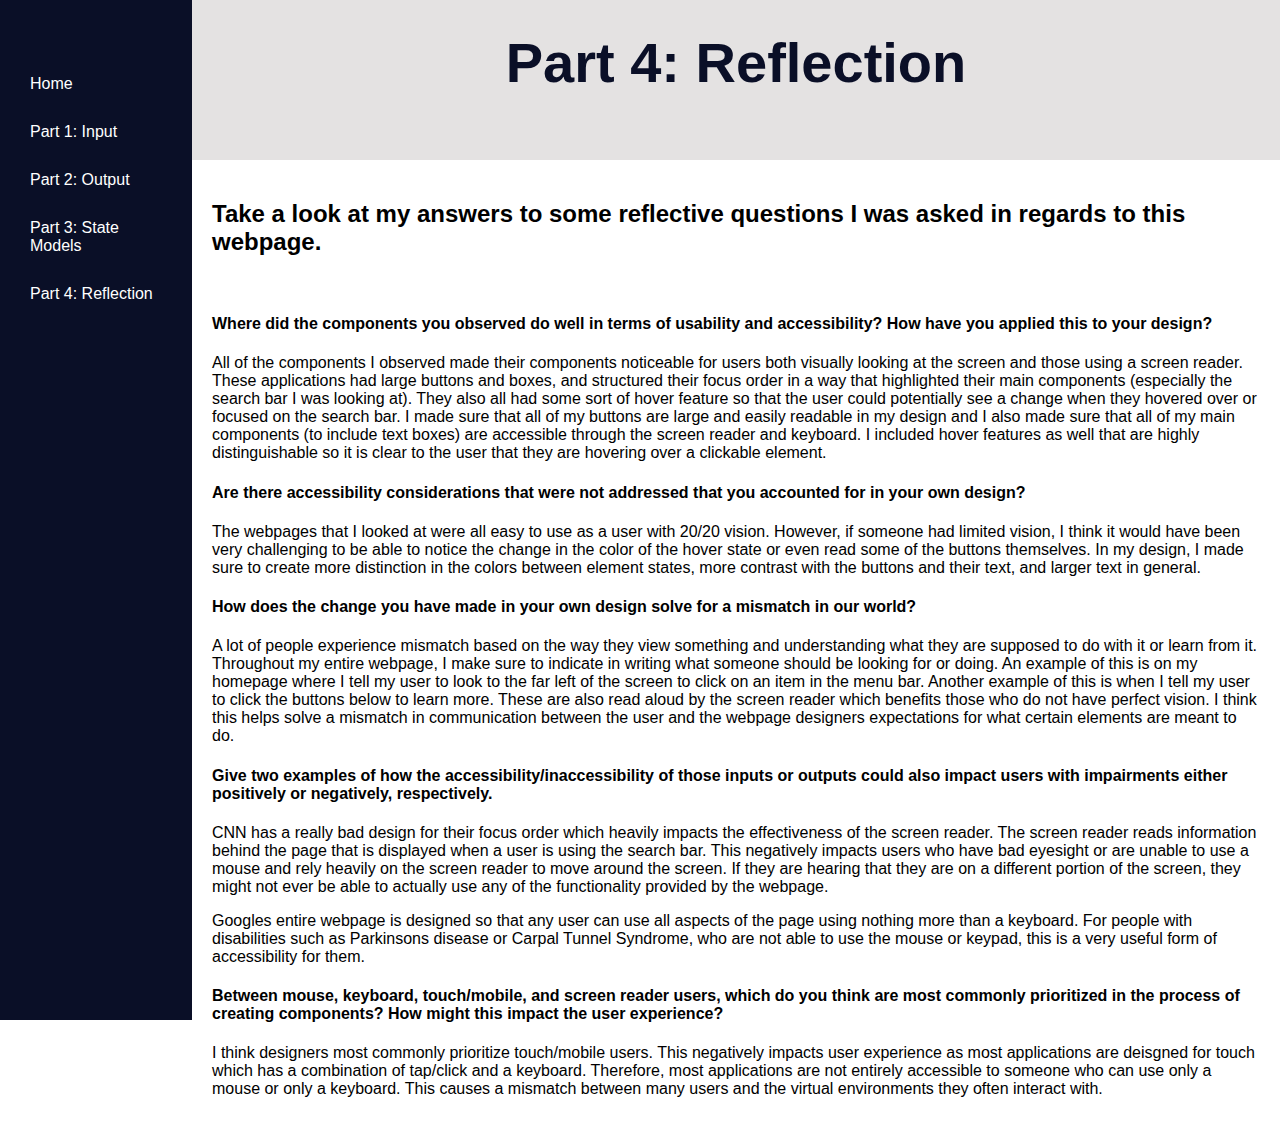
<file: project-3/reflection.html>
<!DOCTYPE html>
<html lang="en">
<head>
    <meta name="viewport" content="width=device-width, initial-scale=1.0" />
    <title>Part 4: Reflection</title>
    <link rel="stylesheet" href="styles.css" />
</head>
<body>
    <header>
        <h1>Part 4: Reflection</h1>
    </header>

    <nav class="menu">
        <a href="index.html">Home</a>
        <a href="input.html">Part 1: Input</a>
        <a href="output.html">Part 2: Output</a>
        <a href="state-models.html">Part 3: State Models</a>
        <a href="reflection.html">Part 4: Reflection</a>
    </nav>

    <div class="content">
        <h2>Take a look at my answers to some reflective questions I was asked in regards to this webpage.</h2>
        <br>
        <h4>Where did the components you observed do well in terms of usability and accessibility? How have you applied this 
            to your design?</h4>
        <p>All of the components I observed made their components noticeable for users both visually looking at the screen and 
            those using a screen reader. These applications had large buttons and boxes, and structured their focus order in a 
            way that highlighted their main components (especially the search bar I was looking at). They also all had some sort 
            of hover feature so that the user could potentially see a change when they hovered over or focused on the search bar. 
            I made sure that all of my buttons are large and easily readable in my design and I also made sure that all of my 
            main components (to include text boxes) are accessible through the screen reader and keyboard. I included hover 
            features as well that are highly distinguishable so it is clear to the user that they are hovering over a clickable 
            element.</p>
        <h4>Are there accessibility considerations that were not addressed that you accounted for in your own design?</h4>
        <p>The webpages that I looked at were all easy to use as a user with 20/20 vision. However, if someone had limited 
            vision, I think it would have been very challenging to be able to notice the change in the color of the hover state 
            or even read some of the buttons themselves. In my design, I made sure to create more distinction in the colors 
            between element states, more contrast with the buttons and their text, and larger text in general.</p>
        <h4>How does the change you have made in your own design solve for a mismatch in our world?</h4>
        <p>A lot of people experience mismatch based on the way they view something and understanding what they are supposed to
             do with it or learn from it. Throughout my entire webpage, I make sure to indicate in writing what someone should 
             be looking for or doing. An example of this is on my homepage where I tell my user to look to the far left of the 
             screen to click on an item in the menu bar. Another example of this is when I tell my user to click the buttons 
             below to learn more. These are also read aloud by the screen reader which benefits those who do not have perfect 
             vision. I think this helps solve a mismatch in communication between the user and the webpage designers expectations 
             for what certain elements are meant to do.</p>
        <h4>Give two examples of how the accessibility/inaccessibility of those inputs or outputs could also impact users 
            with impairments either positively or negatively, respectively.</h4>
        <p>CNN has a really bad design for their focus order which heavily impacts the effectiveness of the screen reader. 
            The screen reader reads information behind the page that is displayed when a user is using the search bar. This 
            negatively impacts users who have bad eyesight or are unable to use a mouse and rely heavily on the screen reader 
            to move around the screen. If they are hearing that they are on a different portion of the screen, they might not 
            ever be able to actually use any of the functionality provided by the webpage.</p>
        <p>Googles entire webpage is designed so that any user can use all aspects of the page using nothing more than a keyboard. 
            For people with disabilities such as Parkinsons disease or Carpal Tunnel Syndrome, who are not able to use the 
            mouse or keypad, this is a very useful form of accessibility for them.</p>
        <h4>Between mouse, keyboard, touch/mobile, and screen reader users, which do you think are most commonly prioritized in the 
            process of creating components? How might this impact the user experience?</h4>
        <p>I think designers most commonly prioritize touch/mobile users. This negatively impacts user experience as 
            most applications are deisgned for touch which has a combination of tap/click and a keyboard. Therefore,
            most applications are not entirely accessible to someone who can use only a mouse or only a keyboard. This
            causes a mismatch between many users and the virtual environments they often interact with.</p>
            
    </div>
</body>
</html>
</file>
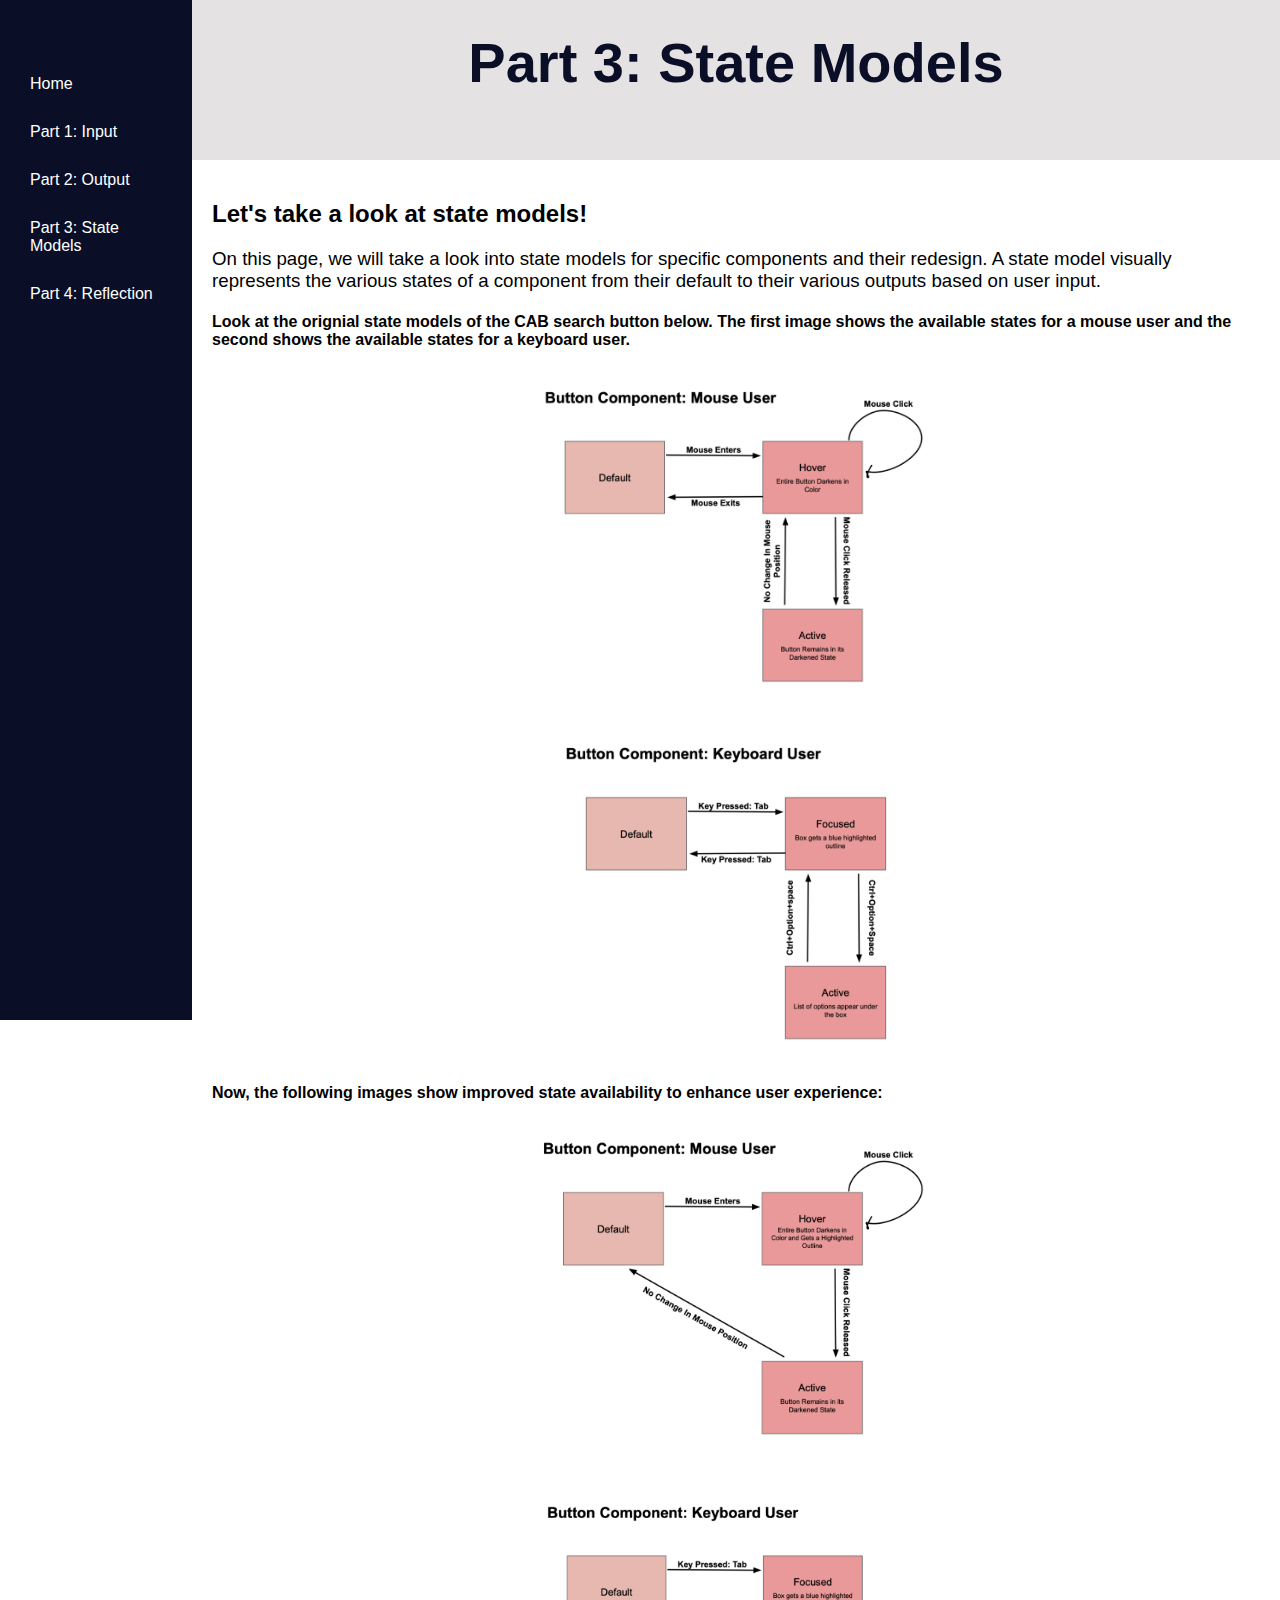
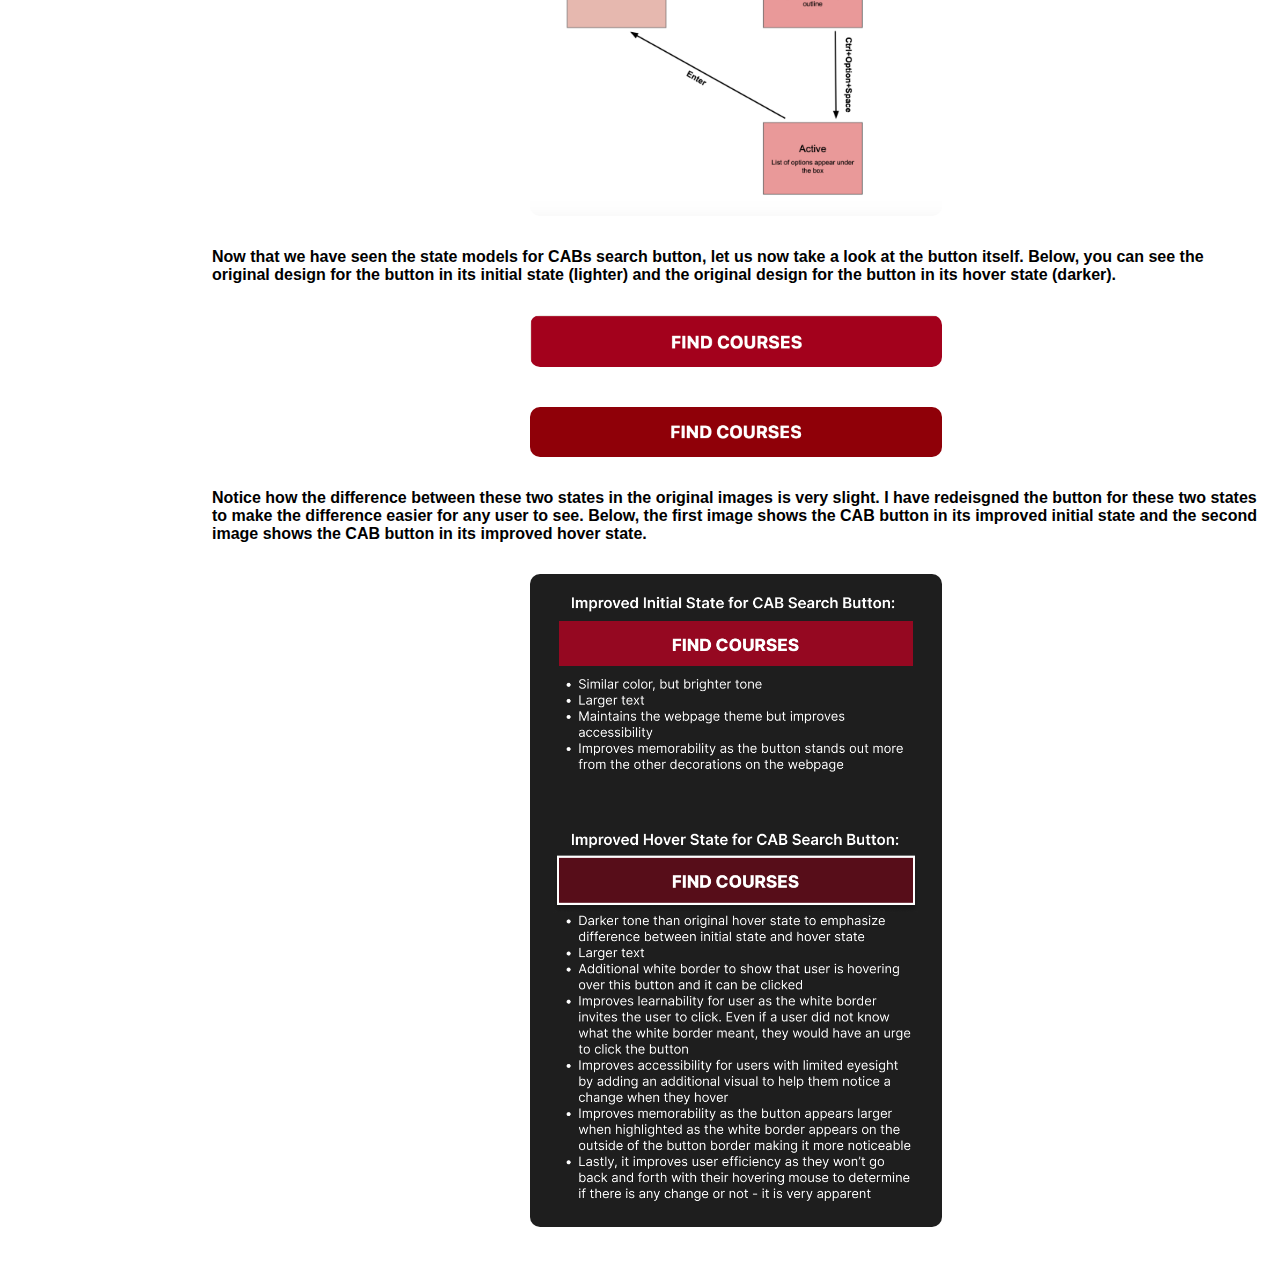
<file: project-3/state-models.html>
<!DOCTYPE html>
<html lang="en">
<head>
    <meta name="viewport" content="width=device-width, initial-scale=1.0" />
    <title>Part 3: State Models</title>
    <link rel="stylesheet" href="styles.css" />
</head>
<body>
    <header>
        <h1>Part 3: State Models</h1>
    </header>

    <nav class="menu">
        <a href="index.html">Home</a>
        <a href="input.html">Part 1: Input</a>
        <a href="output.html">Part 2: Output</a>
        <a href="state-models.html">Part 3: State Models</a>
        <a href="reflection.html">Part 4: Reflection</a>
    </nav>

    <div class="content">
        <h2>Let's take a look at state models!</h2>
        <h3>On this page, we will take a look into state models for specific components and their redesign. A state model visually 
            represents the various states of a component from their default to their various outputs based on user input.</h3>
        <h4>Look at the orignial state models of the CAB search button below. The first image shows the available 
            states for a mouse user and the second shows the available states for a keyboard user.</h4>
            <div class="legend">
                <img src="./assets/org-mouse-user.png" alt="original mouse user state model" class="new-buttons">
            </div>
            <div class="legend">
                <img src="./assets/org-keyboard-user.png" alt="original keyboard user state model" class="new-button">
            </div>

        <h4>Now, the following images show improved state availability to enhance user experience: </h4>
            <div class="legend">
                <img src="./assets/new-mouse-user.png" alt="new mouse user state model" class="new-buttons">
            </div>
            <div class="legend">
                <img src="./assets/new-keyboard-user.png" alt="new keyboard user state model" class="new-buttons">
            </div>
        
        <h4>Now that we have seen the state models for CABs search button, let us now take a look at the button itself. Below, you 
            can see the original design for the button in its initial state (lighter) and the original design for the button in 
            its hover state (darker).</h4>
            <div class="legend">
                <img src="./assets/org-cab.png" alt="original CAB search button initial state" class="new-buttons">
            </div>
            <div class="legend">
                <img src="./assets/org-cab-hover.png" alt="original CAB search button hover state" class="new-buttons">
            </div>

        <h4>Notice how the difference between these two states in the original images is very slight. I have redeisgned the button 
            for these two states to make the difference easier for any user to see. Below, the first image shows the CAB button 
            in its improved initial state and the second image shows the CAB button in its improved hover state.</h4>
            <div class="legend">
                <img src="./assets/new-cab-button.png" alt="new CAB search button in initial and hover states" class="new-buttons">
            </div>

</body>
</html>
</file>
<file: project-3/styles.css>
/*style for pages default*/
body {
    margin: 0;
    font-family: Arial, sans-serif;
}

/*default heading styles*/
header {
    background-color: #e4e2e2;
    text-align: center;
    color: #0A0F27;
    font-family:'Lucida Sans', 'Lucida Sans Regular', 'Lucida Grande', 'Lucida Sans Unicode', Geneva, Verdana, sans-serif;
    height: 100px;
    width: 85%;
    position: fixed;
    top: 0;
    right: 0;
    padding: 30px 0;
}

h1 {
    margin: 0;
    font-size: 3.5em;
}

/*default style for menu*/
.menu {
    position: fixed;
    top: 0;
    left: 0;
    width: 15%;
    height: 100%;
    background-color: #0A0F27;
    color: #e8dbce;
    padding: 60px 0;
}

.menu a {
    display: block;
    padding: 15px 30px;
    color: #ffffff;
    text-decoration: none;
    transition: background-color 0.3s ease;
}

.menu a:hover {
    background-color: #252b4a;
}

.content {
    margin-left: 15%;
    padding: 180px 20px 20px;
    background-color: #ffffff;
}

#buttons {
    display: flex;
    flex-direction: column;
    align-items: center;
    gap: 10px;
    margin-top: 20px;
}

.button {
    padding: 15px 30px;
    font-size: 18px;
    border: none;
    border-radius: 10px;
    width: 300px;
    text-align: center;
    transition: background-color 0.3s;
}

.button-1 {background-color: orange;}
.button-2 {background-color: rgb(62, 195, 62);}
.button-3 {background-color: rgb(62, 195, 62);}
.button-4 {background-color: rgb(183, 32, 32);}
.button-5 {background-color: rgb(62, 195, 62);}
.button-6 {background-color: rgb(62, 195, 62);}
.button-7 {background-color: rgb(183, 32, 32);}
.button-8 {background-color: rgb(62, 195, 62);}
.button-9 {background-color: rgb(62, 195, 62);}

.button-1:hover {background-color: rgb(162, 107, 4)}
.button-2:hover {background-color: rgb(38, 121, 38);}
.button-3:hover {background-color: rgb(38, 121, 38);}
.button-4:hover {background-color: rgb(127, 17, 17);}
.button-5:hover {background-color: rgb(38, 121, 38);}
.button-6:hover {background-color: rgb(38, 121, 38);}
.button-7:hover {background-color: rgb(127, 17, 17);}
.button-8:hover {background-color: rgb(38, 121, 38);}
.button-9:hover {background-color: rgb(38, 121, 38);}

h3 {
    font-weight: lighter;
}

.legend {
    display: flex;
    justify-content: center;
    align-items: center;
    margin: 20px auto;
    text-align: center;
    padding: 10px;
}

.legend-image-1 {
    width: 50%;
    max-width: 100%;
    height: auto;
    display: block;
    border-radius: 10px;
}

.legend-image-2 {
    width: 60%;
    max-width: 100%;
    height: auto;
    display: block;
    border-radius: 10px;
}

.button-21 {background-color: rgb(62, 195, 62);}
.button-22 {background-color: rgb(62, 195, 62);}
.button-23 {background-color: rgb(62, 195, 62);}
.button-24 {background-color: orange;}
.button-25 {background-color: orange;}
.button-26 {background-color: rgb(183, 32, 32);}
.button-27 {background-color: rgb(62, 195, 62);}
.button-28 {background-color: orange;}
.button-29 {background-color: orange;}

.button-21:hover {background-color: rgb(38, 121, 38);}
.button-22:hover {background-color: rgb(38, 121, 38);}
.button-23:hover {background-color: rgb(38, 121, 38);}
.button-24:hover {background-color: rgb(162, 107, 4);}
.button-25:hover {background-color: rgb(162, 107, 4);}
.button-26:hover {background-color: rgb(127, 17, 17);}
.button-27:hover {background-color: rgb(38, 121, 38);}
.button-28:hover {background-color: rgb(162, 107, 4);}
.button-29:hover {background-color: rgb(162, 107, 4);}

.new-buttons {
    width: 40%;
    max-width: 100%;
    height: auto;
    display: block;
    border-radius: 10px;
}

.new-button {
    width: 35%;
    max-width: 100%;
    height: auto;
    display: block;
    border-radius: 10px;
}
</file>
<file: project-4/project-4.css>
.container {
    max-width: 800px;
    margin: 0 auto;
    padding: 2rem;
}

body {
    font-family: 'Helvetica Neue', sans-serif;
    background-color: #f7ece0;
    color: #000000;
    line-height: 1.6;
}

.header {
    background-color: #0A0F27;
    color: #ffffff;
    text-align: center;
    padding: 4rem 2rem;
    margin-bottom: 3rem;
    border-bottom: 5px solid #e8dbce;
}

.header h1 {
    font-size: 2.8rem;
    margin-bottom: 1rem;
    font-weight: normal;
}

.header p {
    font-size: 1.2rem;
    font-weight: lighter;
    letter-spacing: 0.03em;
}

/* projects style */
.projects {
    padding: 4rem 2rem;
    max-width: 1000px;
    margin: 0 auto;
}

.projects h2 {
    font-size: 2.5rem;
    text-align: center;
    margin-bottom: 3rem;
    font-weight: normal;
}

.project-box {
    display: block;
    background-color: #D4D4D4;
    border-radius: 12px;
    padding: 2rem;
    margin-bottom: 2rem;
    text-align: center;
    text-decoration: none;
    color: inherit;
    transition: transform 0.3s ease, box-shadow 0.3s ease;
}

.project-box:hover {
    transform: translateY(-5px);
    box-shadow: 0 8px 16px rgba(0, 0, 0, 0.1);
}

.project-box h3 {
    font-size: 1.8rem;
    margin-bottom: 1rem;
    color: #151515;
    font-weight: normal;
}

.project-box p {
    font-size: 1rem;
    color: #676767;
    text-align: left;
    margin-left: 2rem;
}

img {
    width: 70%;
}

.project-img {
    width: 50%;
}

.box {
    display: flex;
    align-items: center;
    gap: 2rem;
    margin: 2rem 0;
    flex-wrap: wrap;
}

.box img {
    width: 45%;
    max-width: 500px;
}

.box ul {
    flex: 1;
    font-size: 1rem;
    list-style-type: disc;
    padding-left: 1.5rem;
}

.back {
    color:#e8dbce;
    background-color: #0A0F27;
    padding: 0.5rem;
    font-size: smaller;
    border-radius: 12px;
    text-decoration: none;
}
</file>
<file: responsive-redesign-project-1/styles.css>
body {
  background-color: #f7ece0;
  color: rgb(7, 4, 1);
  font-family: serif;
  margin: 0;
  padding: 0;
  display: flex;
  flex-direction: column;
  align-items: center;
  padding-top: 80px;
}

header {
  background-color: #0A0F27;
  box-shadow: 8px 8px 8px rgba(0, 0, 0, 0.2);
  display: flex;
  justify-content: space-between;
  align-items: center;
  width: 100%;
  padding: 20px;
  position: fixed;
  top: 0;
  left: 0;
  height: 70px;
  z-index: 10;
}

.logo {
  font-size: 24px;
  font-weight: bold;
  margin-left: 40px;
  color: #F4F6F4;
}

nav ul {
  list-style: none;
  display: flex;
  gap: 20px;
  padding: 0;
  margin-right: 40px;
}

nav ul li {
  display: inline;
}

nav ul li a {
  text-decoration: none;
  color: #F4F6F4;
  font-size: 18px;
}

nav ul li a.active {
  text-decoration: underline;
  font-weight: bold;
}

.intro {
  text-align: center;
  margin-top: 40px;
  max-width: 700px;
}

.intro h1 {
  font-size: 46px;
  font-weight: bold;
  color: rgb(7, 4, 1);
  margin-bottom: 15px;
}

.intro p {
  font-size: 20px;
  line-height: 1.8;
}

.previews {
  display: flex;
  justify-content: center;
  gap: 40px;
  margin-top: 20px;
  max-width: 900px;
  margin-bottom: 40px;
}

.preview {
  background-color: #0A0F27;
  box-shadow: 8px 8px 8px rgba(0, 0, 0, 0.2);
  padding: 25px;
  border-radius: 12px;
  text-align: center;
  width: 260px;
  transition: transform 0.2s ease-in-out;
}

.preview:hover {
  transform: translateY(-5px);
}

.preview h2 {
  font-size: 22px;
  color: #F4F6F4;
}

.preview p {
  font-size: 16px;
  opacity: 0.8;
  color: #F4F6F4;
}

.button {
  display: inline-block;
  box-shadow: 8px 8px 8px rgba(0, 0, 0, 0.2);
  margin-top: 15px;
  padding: 10px 15px;
  background-color: #d2d5e7;
  color: rgb(46, 34, 21);
  text-decoration: none;
  border-radius: 6px;
  font-weight: bold;
}

.button:hover {
  background-color: #F4F6F4;
}

/*conceptualize page*/

.title {
  text-align: center;
  margin-top: 40px;
  max-width: 80%;
}

.title h1 {
  font-size: 40px;
  font-weight: bold;
  color: rgb(46, 34, 21);
  margin-bottom: 15px;
  text-align: center;
}

.title p {
  font-size: 18px;
  line-height: 1.8;
  text-align: center;
}

.title a {
  display: inline-block;
  margin-top: 5px;
  margin-bottom: 25px;
  padding: 10px 15px;
  background-color: #0A0F27;
  color: #F4F6F4;
  text-decoration: none;
  border-radius: 6px;
  font-weight: bold;
}

.title a:hover {
  background-color: #F4F6F4;
  color: rgb(46, 34, 21);
}

.image-box {
  margin-top: 20px;
  margin-bottom: 40px;
  display: grid;
  gap: 20px;
  width: 90%;
  margin: 10px auto;
}

.og-web-image {
  max-width: 100%;
  height: auto;
  display: block;
}

#buttons {
  display: flex;
  flex-direction: column;
  align-items: center;
  margin-bottom:0px;
}

.button-1 {
  font-size: 20px;
  border: none;
  border-radius: 10px;
  width: 700px;
  height: 100px;
  text-align: center;
  background-color: #0A0F27;
  color:#F4F6F4; 
  margin-top: 20px;
  box-shadow: 8px 8px 8px rgba(0, 0, 0, 0.2);
}

.button-1:hover {
  background-color: #f4f6f480; 
  color:rgb(46, 34, 21);
  box-shadow: 8px 8px 8px 4px rgba(0, 0, 0, 0.2);
}

.hidden-box {
  display: none;
  background-color:#a7b1cf;
  color: rgb(14, 7, 1);
  padding: 15px;
  border-radius: 6px;
  text-align: center;
  width: 550px;
  max-width: 550px;
  line-height: 30px;
  margin-top:0px;
  box-shadow: 8px 8px 8px rgba(0, 0, 0, 0.2);
}

/*process page*/
.image-process {
  display: flex;
  justify-content: center;
  margin-top: 30px;
  margin-bottom: 10px;
}

.palette-image {
  max-width: 80%;
  height: auto;
  display: block;
}

.content {
  text-align: center;
  margin-top: 30px;
  max-width: 70%;
}

.content p {
  font-size: 18px;
  line-height: 1.8;
  text-align: left;
  margin-top: 5px;
}

.mockup-title {
  font-size: 22px;
  font-weight: 600;
  align-self:flex-start;
  margin-bottom: 0px;
}

.mockup-box {
  margin-top: 30px;
  margin-bottom: 40px;
  display: grid;
  gap: 3px;
  width: 90%;
  margin: 10px auto;
}

.mockup-1 {
  max-width: 100%;
  height: auto;
  display: block;
}

.mockup-2 {
  max-width: 90%;
  height: auto;
  display: block;
}

.mockup-3 {
  max-width: 80%;
  height: auto;
  display: block;
}

/*redesign page*/

.intro a {
  display: inline-block;
  margin-top: 5px;
  margin-bottom: 25px;
  padding: 10px 15px;
  background-color: #0A0F27;
  color: #F4F6F4;
  text-decoration: none;
  border-radius: 6px;
  font-weight: bold;
}

.intro a:hover {
  background-color: #F4F6F4;
  color: rgb(46, 34, 21);
}

.final-box {
  display: grid;
  gap: 30px;
  width: 100%;
  margin: 10px auto;
  justify-content: center;
  align-items: center;
}

.final-desktop {
  max-width: 100%;
  height:auto;
  display: block;
}

.final-tablet-and-phone {
  max-width: 100%;
  height:auto;
  display: block;
}
</file>
<file: story-board-project-2/styles.css>
body {
  background-color: #0A0F27;
  color: rgb(249, 241, 230);;
  font-family: serif;
  margin: 0;
  padding: 0;
  display: flex;
  flex-direction: column;
  align-items: center;
}

header {
  background-color: #e8dbce;
  display: flex;
  justify-content: space-between;
  align-items: center;
  width: 100%;
  padding: 20px;
  position: fixed;
  top: 0;
  left: 0;
  height: 70px;
  z-index: 10;
}

.logo {
  font-size: 24px;
  font-weight: bold;
  margin-left: 40px;
  color: #0A0F27;
}

nav ul {
  list-style: none;
  display: flex;
  gap: 20px;
  padding: 0;
  margin-right: 40px;
}

nav ul li {
  display: inline;
}

nav ul li a {
  text-decoration: none;
  color: #0A0F27;
  font-size: 18px;
}

nav ul li a.active {
  text-decoration: underline;
  font-weight: bold;
}

.intro {
  text-align: center;
  margin-top: 140px;
  max-width: 700px;
}

.intro h1 {
  font-size: 46px;
  font-weight: bold;
  color: rgb(249, 241, 230);
  margin-bottom: 15px;

}

.intro p {
  font-size: 20px;
  line-height: 1.8;
  opacity: 0.9;
}

.previews {
  display: flex;
  justify-content: center;
  gap: 40px;
  margin-top: 40px;
  max-width: 900px;
}

.preview {
  background-color: rgb(249, 238, 223);
  padding: 25px;
  border-radius: 12px;
  text-align: center;
  width: 260px;
  box-shadow: 2px 2px 8px rgba(0, 0, 0, 0.2);
  transition: transform 0.2s ease-in-out;
}

.preview:hover {
  transform: translateY(-5px);
}

.preview h2 {
  font-size: 22px;
  color: #0A0F27;
}

.preview p {
  font-size: 16px;
  opacity: 0.8;
  color: #0A0F27;
}

.button {
  display: inline-block;
  margin-top: 15px;
  padding: 10px 15px;
  background-color: #18205296;
  color: rgb(249, 241, 230);
  text-decoration: none;
  border-radius: 6px;
  font-weight: bold;
  transition: background 0.3s ease-in-out;
}

.button:hover {
  background-color: rgb(245, 222, 200);
}

/*observations.html*/
.observations {
  text-align: center;
  margin-top: 120px;
  max-width: 800px;
}

.intro-text {
  font-size: 18px;
  line-height: 1.6;
  opacity: 0.9;
  margin-bottom: 40px;
}

.observations-list {
  display: flex;
  flex-direction: column;
  gap: 20px;
}

.observation {
  background-color: #e8dbce;
  padding: 20px;
  border-radius: 10px;
  text-align: left;
  box-shadow: 2px 2px 8px rgba(0, 0, 0, 0.2);
  color: #0A0F27;
}

.observation h2 {
  font-size: 20px;
  color:#0A0F27;
}

.observation p {
  font-size: 16px;
  opacity: 0.8;
  color: #0A0F27;
}

.interface ul, .summary ul {
  list-style: none;
  padding: 0;
}

.interface li, .summary li {
  margin-bottom: 10px;
  font-size: 16px;
  opacity: 0.9;
}

.interviews {
  margin-top: 50px;
  text-align: left;
  background-color: #e8dbce;
  padding: 20px;
  border-radius: 10px;
  color: #0A0F27;
}

.questions h3, .summary h3 {
  font-size: 22px;
  color: #0A0F27;
}

.questions ul, .summary ul {
  list-style: none;
  padding: 0;
}

.questions li, .summary li {
  margin-bottom: 10px;
  font-size: 16px;
  opacity: 0.9;
}

.summary p {
  font-size: 18px;
  line-height: 1.6;
  opacity: 0.9;
}

.sketch {
  text-align: center;
  margin-bottom: 40px;
}

.sketch-image {
  display: block;
  margin: 0 auto;
  max-width: 70%;
  height: auto;
  border-radius: 10px;
  box-shadow: 2px 2px 8px rgba(0, 0, 0, 0.3);
}

.quotes {
  margin-top: 50px;
  text-align: center;
}

.quote-box {
  background-color: #e8dbce;
  color: #0A0F27;
  padding: 15px;
  border-radius: 8px;
  font-style: italic;
  margin: 15px auto;
  max-width: 600px;
  box-shadow: 4px 4px 12px rgba(0, 0, 0, 0.3);
  transition: transform 0.2s ease-in-out;
}

.quote-box:hover {
  transform: translateY(-3px);
}

.quote-box p {
  font-size: 18px;
  opacity: 0.9;
  margin: 0;
}

.quote-box span {
  display: block;
  font-size: 14px;
  opacity: 0.7;
  margin-top: 5px;
  text-align: right;
}

/*personas page*/
.personas {
  text-align: center;
  margin-top: 120px;
  max-width: 800px;
}

.intro-text {
  font-size: 18px;
  line-height: 1.6;
  opacity: 0.9;
  margin-bottom: 40px;
}

.empathy-maps {
  display: flex;
  flex-direction: column;
  gap: 40px;
  align-items: center;
  margin-bottom: 50px;
}

.persona {
  background-color: rgb(50, 40, 30);
  padding: 20px;
  border-radius: 10px;
  text-align: center;
  box-shadow: 2px 2px 8px rgba(0, 0, 0, 0.3);
  max-width: 700px;
}

.persona h2 {
  font-size: 22px;
  color: rgb(250, 235, 215);
}

.persona p {
  font-size: 16px;
  opacity: 0.8;
}

.persona-image {
  display: block;
  margin: 20px auto;
  max-width: 80%;
  border-radius: 8px;
  box-shadow: 2px 2px 8px rgba(0, 0, 0, 0.3);
}

.persona-takeaways li {
  margin-bottom: 15px;
  font-size: 16px;
  opacity: 0.9;
}

/*storyboard page*/

.storyboard {
  text-align: center;
  margin-top: 120px;
  max-width: 800px;
}

.intro-text {
  font-size: 18px;
  line-height: 1.6;
  opacity: 0.9;
  margin-bottom: 40px;
}

.storyboard-image {
  text-align: center;
  margin-bottom: 40px;
}

.storyboard-img {
  display: block;
  margin: 0 auto;
  max-width: 90%;
  border-radius: 10px;
  box-shadow: 2px 2px 8px rgba(0, 0, 0, 0.3);
}
</file>
<file: styles.css>
body {
  background-color: rgb(63, 51, 37);
  color: rgb(230, 202, 187);
  font-family: serif;
  margin: 0;
  padding: 0;
  display: flex;
  flex-direction: column;
  align-items: center;
}

header {
  background-color: rgb(50, 40, 30);
  display: flex;
  justify-content: space-between;
  align-items: center;
  width: 100%;
  padding: 20px;
  position: fixed;
  top: 0;
  left: 0;
  height: 70px;
  z-index: 10;
}

.logo {
  font-size: 24px;
  font-weight: bold;
  margin-left: 40px;
}

nav ul {
  list-style: none;
  display: flex;
  gap: 20px;
  padding: 0;
  margin-right: 40px;
}

nav ul li {
  display: inline;
}

nav ul li a {
  text-decoration: none;
  color: rgb(230, 202, 187);
  font-size: 18px;
}

nav ul li a.active {
  text-decoration: underline;
  font-weight: bold;
}

.intro {
  text-align: center;
  margin-top: 140px;
  max-width: 700px;
}

.intro h1 {
  font-size: 46px;
  font-weight: bold;
  color: rgb(245, 222, 200);
  margin-bottom: 15px;

}

.intro p {
  font-size: 20px;
  line-height: 1.8;
  opacity: 0.9;
}

.previews {
  display: flex;
  justify-content: center;
  gap: 40px;
  margin-top: 40px;
  max-width: 900px;
}

.preview {
  background-color: rgb(55, 45, 35);
  padding: 25px;
  border-radius: 12px;
  text-align: center;
  width: 260px;
  box-shadow: 2px 2px 8px rgba(0, 0, 0, 0.2);
  transition: transform 0.2s ease-in-out;
}

.preview:hover {
  transform: translateY(-5px);
}

.preview h2 {
  font-size: 22px;
  color: rgb(250, 235, 215);
}

.preview p {
  font-size: 16px;
  opacity: 0.8;
}

.button {
  display: inline-block;
  margin-top: 15px;
  padding: 10px 15px;
  background-color: rgba(245, 222, 200, 0.635);
  color: rgb(50, 40, 30);
  text-decoration: none;
  border-radius: 6px;
  font-weight: bold;
  transition: background 0.3s ease-in-out;
}

.button:hover {
  background-color: rgb(245, 222, 200);
}

/*observations.html*/
.observations {
  text-align: center;
  margin-top: 120px;
  max-width: 800px;
}

.intro-text {
  font-size: 18px;
  line-height: 1.6;
  opacity: 0.9;
  margin-bottom: 40px;
}

.observations-list {
  display: flex;
  flex-direction: column;
  gap: 20px;
}

.observation {
  background-color: rgb(50, 40, 30);
  padding: 20px;
  border-radius: 10px;
  text-align: left;
  box-shadow: 2px 2px 8px rgba(0, 0, 0, 0.2);
}

.observation h2 {
  font-size: 20px;
  color: rgb(250, 235, 215);
}

.observation p {
  font-size: 16px;
  opacity: 0.8;
}

.interface ul, .summary ul {
  list-style: none;
  padding: 0;
}

.interface li, .summary li {
  margin-bottom: 10px;
  font-size: 16px;
  opacity: 0.9;
}

.interviews {
  margin-top: 50px;
  text-align: left;
  background-color: rgb(55, 45, 35);
  padding: 20px;
  border-radius: 10px;
}

.questions h3, .summary h3 {
  font-size: 22px;
  color: rgb(250, 235, 215);
}

.questions ul, .summary ul {
  list-style: none;
  padding: 0;
}

.questions li, .summary li {
  margin-bottom: 10px;
  font-size: 16px;
  opacity: 0.9;
}

.summary p {
  font-size: 18px;
  line-height: 1.6;
  opacity: 0.9;
}

.sketch {
  text-align: center;
  margin-bottom: 40px;
}

.sketch-image {
  display: block;
  margin: 0 auto;
  max-width: 70%;
  height: auto;
  border-radius: 10px;
  box-shadow: 2px 2px 8px rgba(0, 0, 0, 0.3);
}

.quotes {
  margin-top: 50px;
  text-align: center;
}

.quote-box {
  background-color: rgb(55, 45, 35);
  padding: 15px;
  border-radius: 8px;
  font-style: italic;
  margin: 15px auto;
  max-width: 600px;
  box-shadow: 4px 4px 12px rgba(0, 0, 0, 0.3);
  transition: transform 0.2s ease-in-out;
}

.quote-box:hover {
  transform: translateY(-3px);
}

.quote-box p {
  font-size: 18px;
  opacity: 0.9;
  margin: 0;
}

.quote-box span {
  display: block;
  font-size: 14px;
  opacity: 0.7;
  margin-top: 5px;
  text-align: right;
}

/*personas page*/
.personas {
  text-align: center;
  margin-top: 120px;
  max-width: 800px;
}

.intro-text {
  font-size: 18px;
  line-height: 1.6;
  opacity: 0.9;
  margin-bottom: 40px;
}

.empathy-maps {
  display: flex;
  flex-direction: column;
  gap: 40px;
  align-items: center;
  margin-bottom: 50px;
}

.persona {
  background-color: rgb(50, 40, 30);
  padding: 20px;
  border-radius: 10px;
  text-align: center;
  box-shadow: 2px 2px 8px rgba(0, 0, 0, 0.3);
  max-width: 700px;
}

.persona h2 {
  font-size: 22px;
  color: rgb(250, 235, 215);
}

.persona p {
  font-size: 16px;
  opacity: 0.8;
}

.persona-image {
  display: block;
  margin: 20px auto;
  max-width: 80%;
  border-radius: 8px;
  box-shadow: 2px 2px 8px rgba(0, 0, 0, 0.3);
}

.persona-takeaways li {
  margin-bottom: 15px;
  font-size: 16px;
  opacity: 0.9;
}

/*storyboard page*/

.storyboard {
  text-align: center;
  margin-top: 120px;
  max-width: 800px;
}

.intro-text {
  font-size: 18px;
  line-height: 1.6;
  opacity: 0.9;
  margin-bottom: 40px;
}

.storyboard-image {
  text-align: center;
  margin-bottom: 40px;
}

.storyboard-img {
  display: block;
  margin: 0 auto;
  max-width: 90%;
  border-radius: 10px;
  box-shadow: 2px 2px 8px rgba(0, 0, 0, 0.3);
}
</file>
<file: project-1/project-1.css>
.container {
    max-width: 800px;
    margin: 0 auto;
    padding: 2rem;
}

body {
    font-family: 'Helvetica Neue', sans-serif;
    background-color: #f7ece0;
    color: #000000;
    line-height: 1.6;
}

.header {
    background-color: #0A0F27;
    color: #ffffff;
    text-align: center;
    padding: 4rem 2rem;
    margin-bottom: 3rem;
    border-bottom: 5px solid #e8dbce;
}

.header h1 {
    font-size: 2.8rem;
    margin-bottom: 1rem;
    font-weight: normal;
}

.header p {
    font-size: 1.2rem;
    font-weight: lighter;
    letter-spacing: 0.03em;
}

/* projects style */
.projects {
    padding: 4rem 2rem;
    max-width: 1000px;
    margin: 0 auto;
}

.projects h2 {
    font-size: 2.5rem;
    text-align: center;
    margin-bottom: 3rem;
    font-weight: normal;
}

.project-box {
    display: block;
    background-color: #D4D4D4;
    border-radius: 12px;
    padding: 2rem;
    margin-bottom: 2rem;
    text-align: center;
    text-decoration: none;
    color: inherit;
    transition: transform 0.3s ease, box-shadow 0.3s ease;
}

.project-box:hover {
    transform: translateY(-5px);
    box-shadow: 0 8px 16px rgba(0, 0, 0, 0.1);
}

.project-box h3 {
    font-size: 1.8rem;
    margin-bottom: 1rem;
    color: #151515;
    font-weight: normal;
}

.project-box p {
    font-size: 1rem;
    color: #676767;
    text-align: left;
    margin-left: 2rem;
}

img {
    width: 70%;
}

.project-img {
    width: 50%;
}

.box {
    display: flex;
    align-items: center;
    gap: 2rem;
    margin: 2rem 0;
    flex-wrap: wrap;
}

.box img {
    width: 45%;
    max-width: 500px;
}

.box ul {
    flex: 1;
    font-size: 1rem;
    list-style-type: disc;
    padding-left: 1.5rem;
}

.back {
    color:#e8dbce;
    background-color: #0A0F27;
    padding: 0.5rem;
    font-size: smaller;
    border-radius: 12px;
    text-decoration: none;
}

.button {
    display: inline-block;
    box-shadow: 8px 8px 8px rgba(0, 0, 0, 0.2);
    margin-top: 15px;
    padding: 10px 15px;
    background-color: #d2d5e7;
    color: rgb(46, 34, 21);
    text-decoration: none;
    border-radius: 6px;
    font-weight: bold;
  }
  
  .button:hover {
    background-color: #F4F6F4;
  }

  #buttons {
    display: flex;
    flex-direction: column;
    align-items: center;
    margin-bottom:0px;
  }
  
  .button-1 {
    font-size: 20px;
    border: none;
    border-radius: 10px;
    width: 700px;
    height: 100px;
    text-align: center;
    background-color: #0A0F27;
    color:#F4F6F4; 
    margin-top: 20px;
    box-shadow: 8px 8px 8px rgba(0, 0, 0, 0.2);
  }
  
  .button-1:hover {
    background-color: #f4f6f480; 
    color:rgb(46, 34, 21);
    box-shadow: 8px 8px 8px 4px rgba(0, 0, 0, 0.2);
  }
  
  .hidden-box {
    display: none;
    background-color:#a7b1cf;
    color: rgb(14, 7, 1);
    padding: 15px;
    border-radius: 6px;
    text-align: center;
    width: 550px;
    max-width: 550px;
    line-height: 30px;
    margin-top:0px;
    box-shadow: 8px 8px 8px rgba(0, 0, 0, 0.2);
  }
</file>
<file: project-3/project-3.css>
.container {
    max-width: 800px;
    margin: 0 auto;
    padding: 2rem;
}

body {
    font-family: 'Helvetica Neue', sans-serif;
    background-color: #f7ece0;
    color: #000000;
    line-height: 1.6;
}

.header {
    background-color: #0A0F27;
    color: #ffffff;
    text-align: center;
    padding: 4rem 2rem;
    margin-bottom: 3rem;
    border-bottom: 5px solid #e8dbce;
}

.header h1 {
    font-size: 2.8rem;
    margin-bottom: 1rem;
    font-weight: normal;
}

.header p {
    font-size: 1.2rem;
    font-weight: lighter;
    letter-spacing: 0.03em;
}

/* projects style */
.projects {
    padding: 4rem 2rem;
    max-width: 1000px;
    margin: 0 auto;
}

.projects h2 {
    font-size: 2.5rem;
    text-align: center;
    margin-bottom: 3rem;
    font-weight: normal;
}

.project-box {
    display: block;
    background-color: #D4D4D4;
    border-radius: 12px;
    padding: 2rem;
    margin-bottom: 2rem;
    text-align: center;
    text-decoration: none;
    color: inherit;
    transition: transform 0.3s ease, box-shadow 0.3s ease;
}

.project-box:hover {
    transform: translateY(-5px);
    box-shadow: 0 8px 16px rgba(0, 0, 0, 0.1);
}

.project-box h3 {
    font-size: 1.8rem;
    margin-bottom: 1rem;
    color: #151515;
    font-weight: normal;
}

.project-box p {
    font-size: 1rem;
    color: #676767;
    text-align: left;
    margin-left: 2rem;
}

img {
    width: 70%;
}

.project-img {
    width: 50%;
}

.box {
    display: flex;
    align-items: center;
    gap: 2rem;
    margin: 2rem 0;
    flex-wrap: wrap;
}

.box img {
    width: 45%;
    max-width: 500px;
}

.box ul {
    flex: 1;
    font-size: 1rem;
    list-style-type: disc;
    padding-left: 1.5rem;
}

.back {
    color:#e8dbce;
    background-color: #0A0F27;
    padding: 0.5rem;
    font-size: smaller;
    border-radius: 12px;
    text-decoration: none;
}

#buttons {
    display: flex;
    flex-direction: column;
    align-items: left;
    gap: 10px;
    margin-top: 20px;
}

.button {
    padding: 15px 30px;
    font-size: 18px;
    border: none;
    border-radius: 10px;
    width: 250px;
    text-align: center;
    transition: background-color 0.3s;
}

.button-1 {background-color: orange;}
.button-2 {background-color: rgb(62, 195, 62);}
.button-3 {background-color: rgb(62, 195, 62);}
.button-4 {background-color: rgb(183, 32, 32);}
.button-5 {background-color: rgb(62, 195, 62);}
.button-6 {background-color: rgb(62, 195, 62);}
.button-7 {background-color: rgb(183, 32, 32);}
.button-8 {background-color: rgb(62, 195, 62);}
.button-9 {background-color: rgb(62, 195, 62);}

.button-1:hover {background-color: rgb(162, 107, 4)}
.button-2:hover {background-color: rgb(38, 121, 38);}
.button-3:hover {background-color: rgb(38, 121, 38);}
.button-4:hover {background-color: rgb(127, 17, 17);}
.button-5:hover {background-color: rgb(38, 121, 38);}
.button-6:hover {background-color: rgb(38, 121, 38);}
.button-7:hover {background-color: rgb(127, 17, 17);}
.button-8:hover {background-color: rgb(38, 121, 38);}
.button-9:hover {background-color: rgb(38, 121, 38);}

.legend {
    display: flex;
    justify-content: left;
    align-items: left;
    margin: 20px auto;
    text-align: center;
    padding: 10px;
}

.legend-image-1 {
    width: 50%;
    max-width: 100%;
    height: auto;
    display: block;
    border-radius: 10px;
}

.legend-image-2 {
    width: 60%;
    max-width: 100%;
    height: auto;
    display: block;
    border-radius: 10px;
}

.button-21 {background-color: rgb(62, 195, 62);}
.button-22 {background-color: rgb(62, 195, 62);}
.button-23 {background-color: rgb(62, 195, 62);}
.button-24 {background-color: orange;}
.button-25 {background-color: orange;}
.button-26 {background-color: rgb(183, 32, 32);}
.button-27 {background-color: rgb(62, 195, 62);}
.button-28 {background-color: orange;}
.button-29 {background-color: orange;}

.button-21:hover {background-color: rgb(38, 121, 38);}
.button-22:hover {background-color: rgb(38, 121, 38);}
.button-23:hover {background-color: rgb(38, 121, 38);}
.button-24:hover {background-color: rgb(162, 107, 4);}
.button-25:hover {background-color: rgb(162, 107, 4);}
.button-26:hover {background-color: rgb(127, 17, 17);}
.button-27:hover {background-color: rgb(38, 121, 38);}
.button-28:hover {background-color: rgb(162, 107, 4);}
.button-29:hover {background-color: rgb(162, 107, 4);}

.new-buttons {
    width: 50%;
    max-width: 100%;
    height: auto;
    display: block;
    border-radius: 10px;
}

.new-button {
    width: 50%;
    max-width: 100%;
    height: auto;
    display: block;
    border-radius: 10px;
}
</file>
